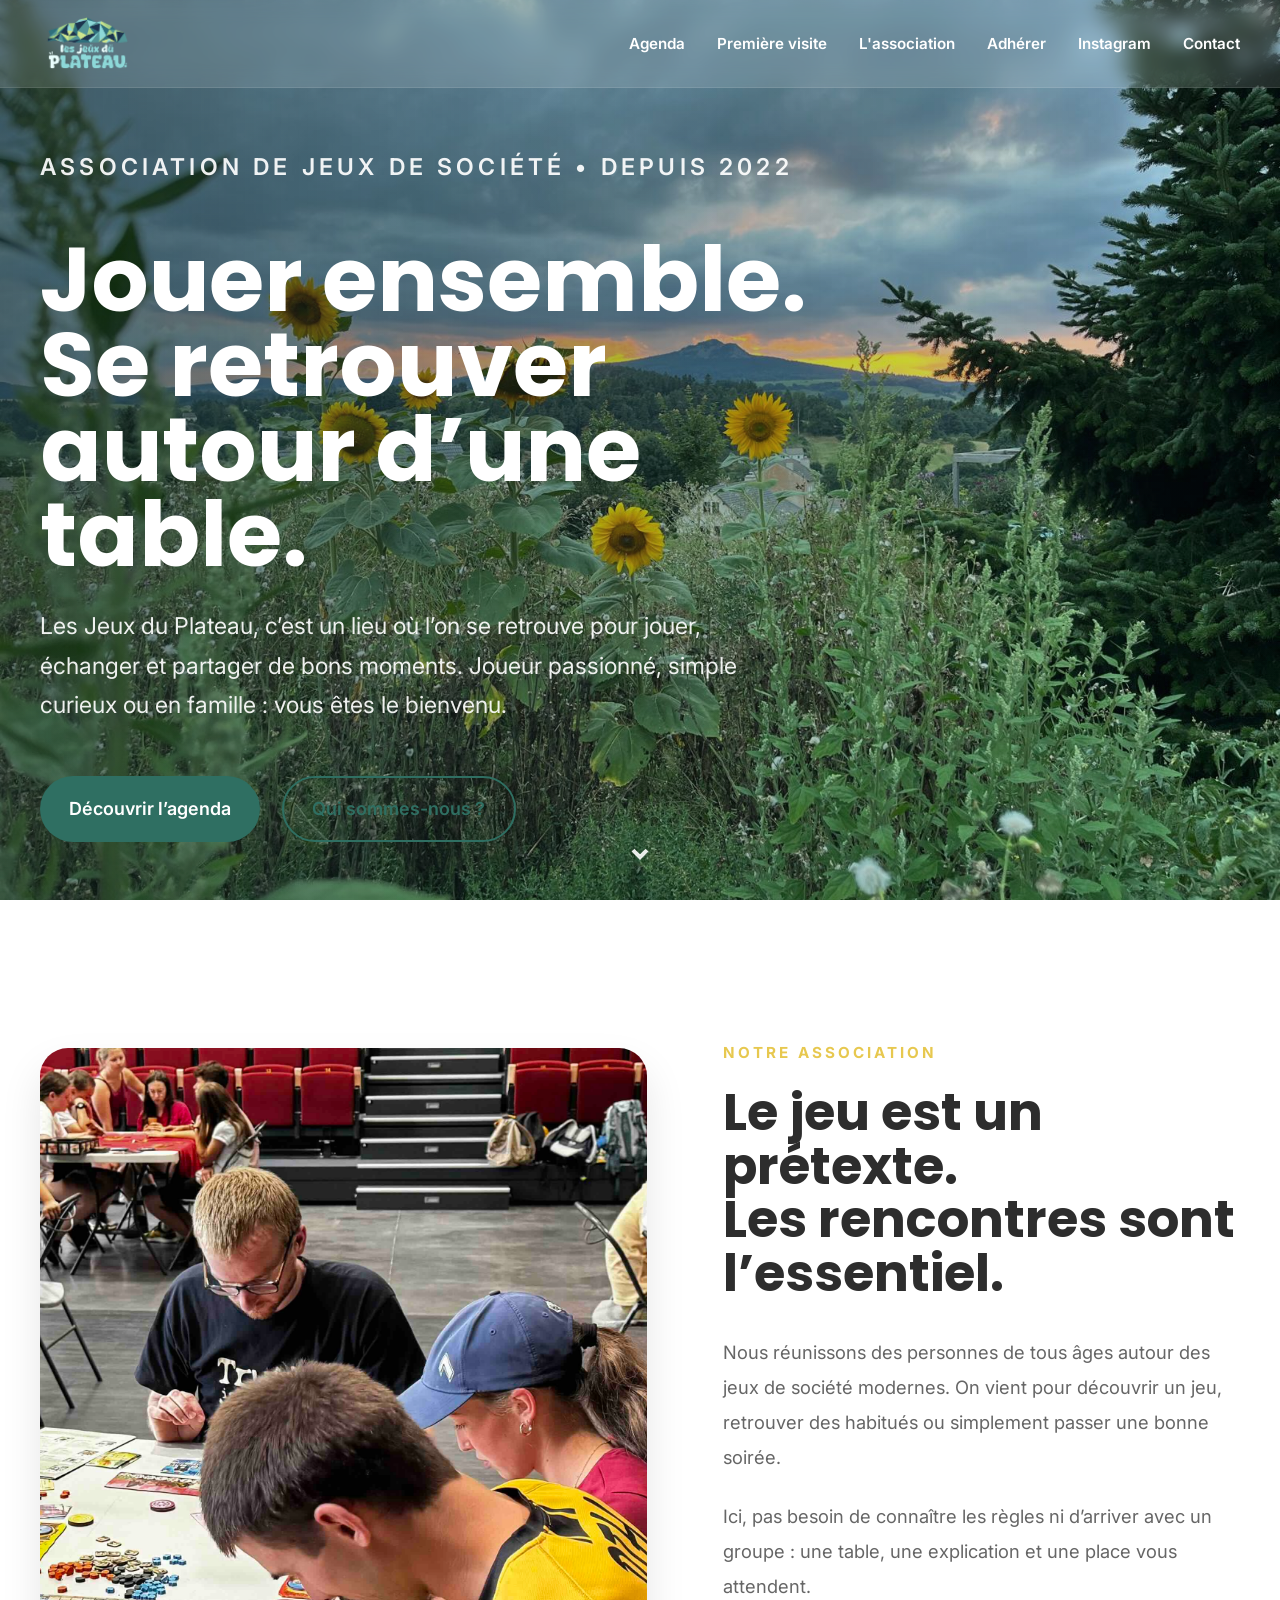
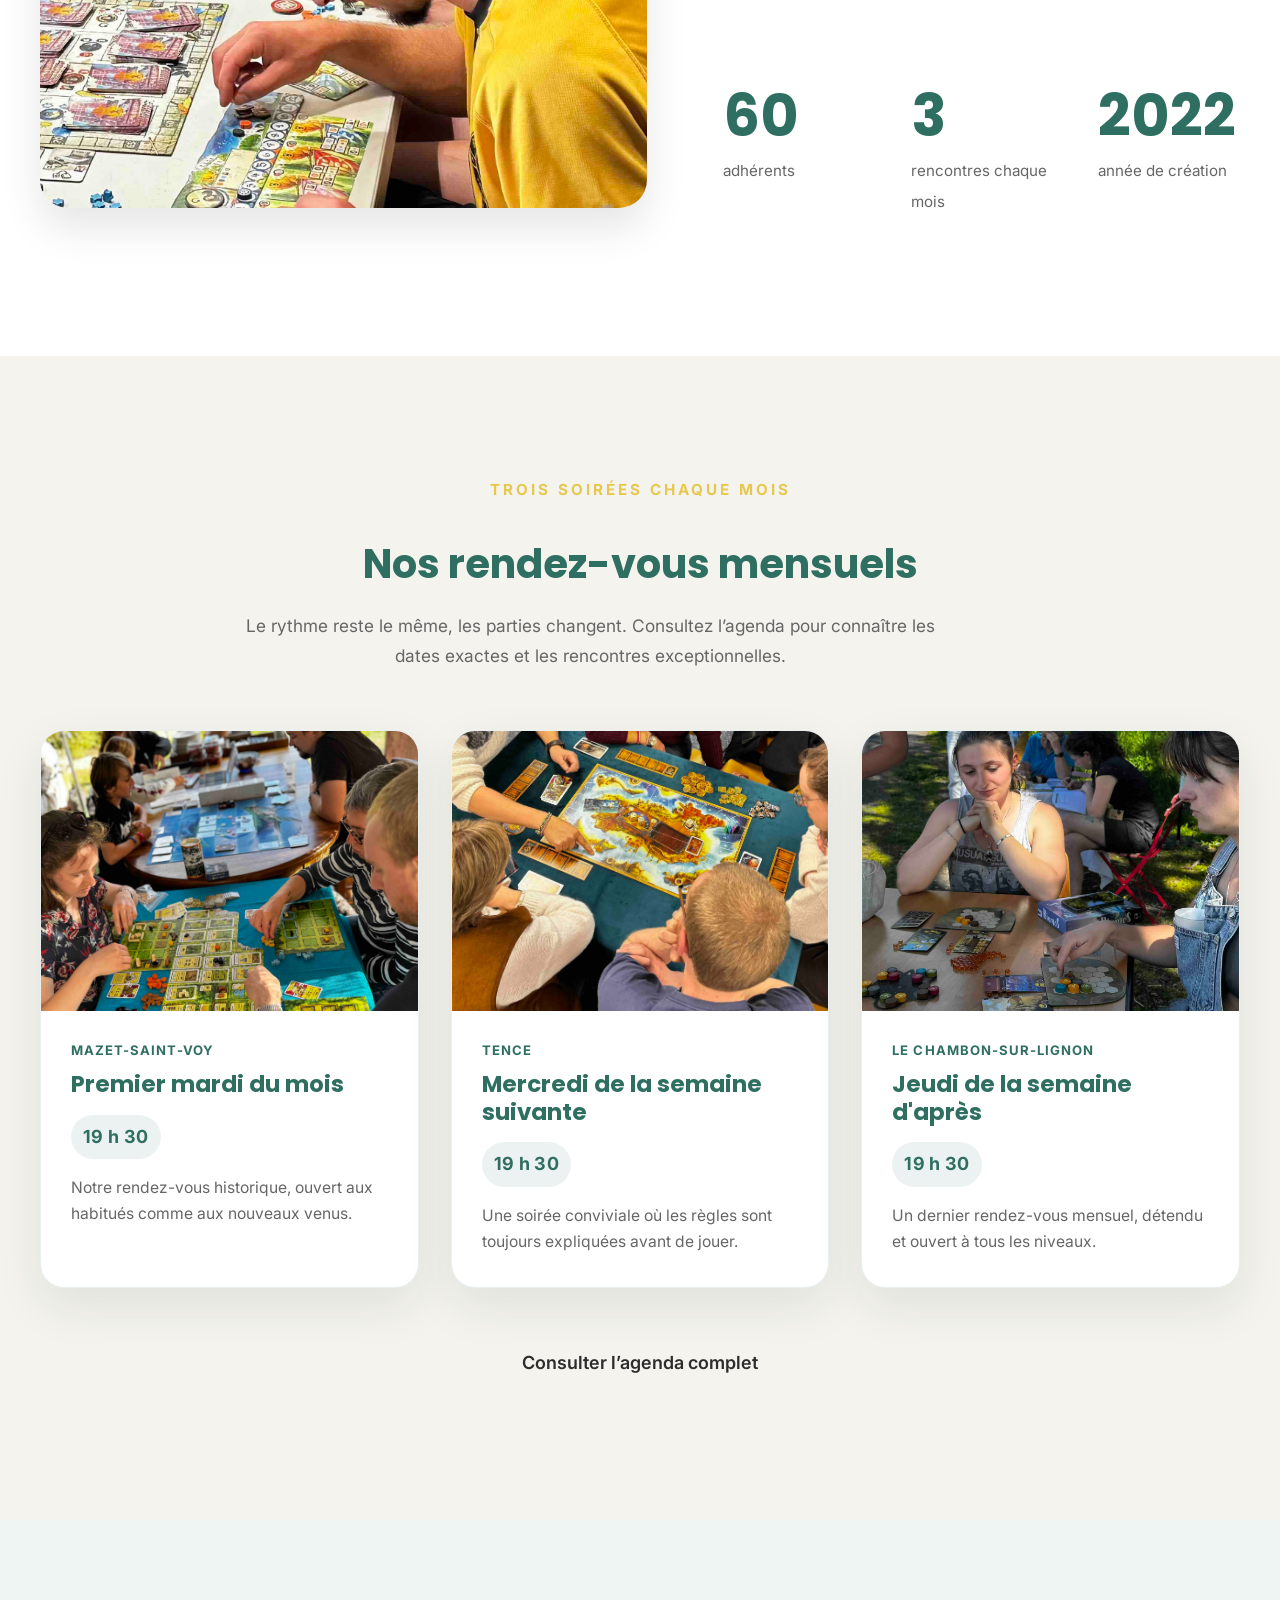
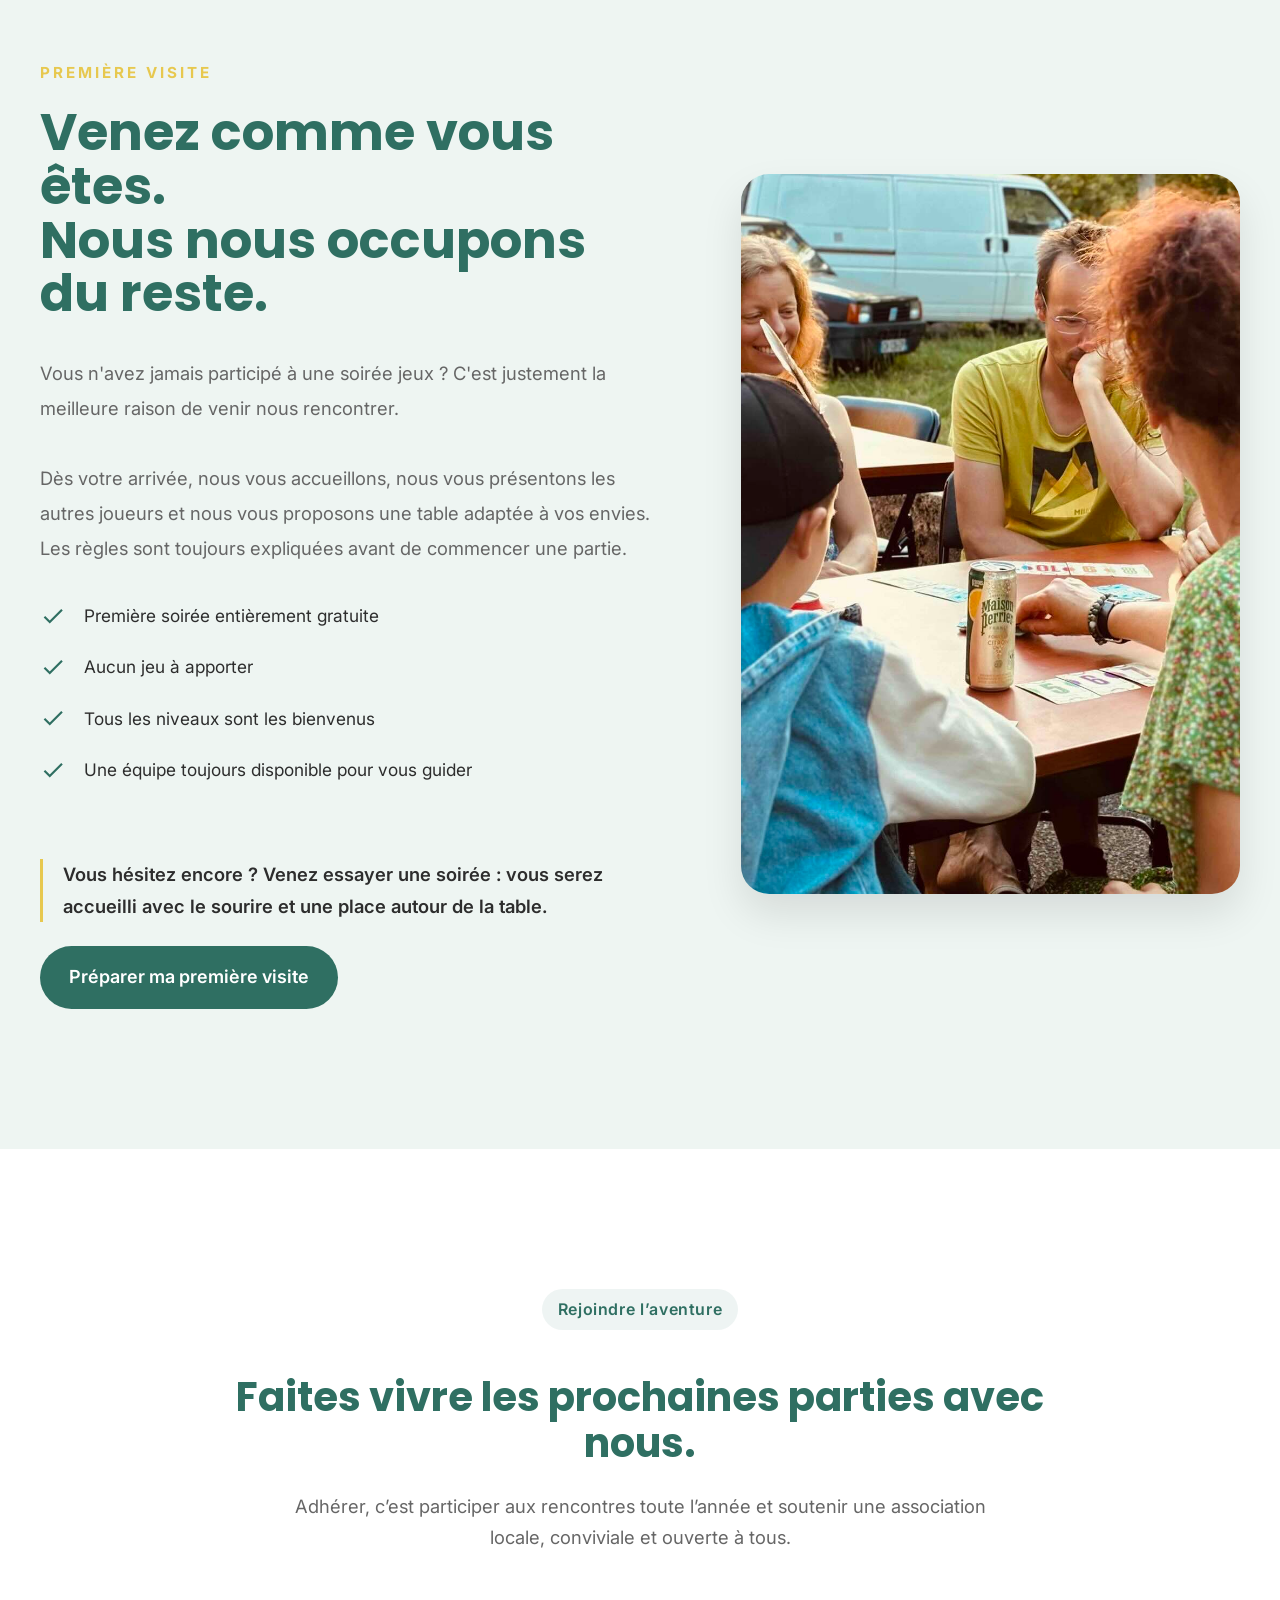
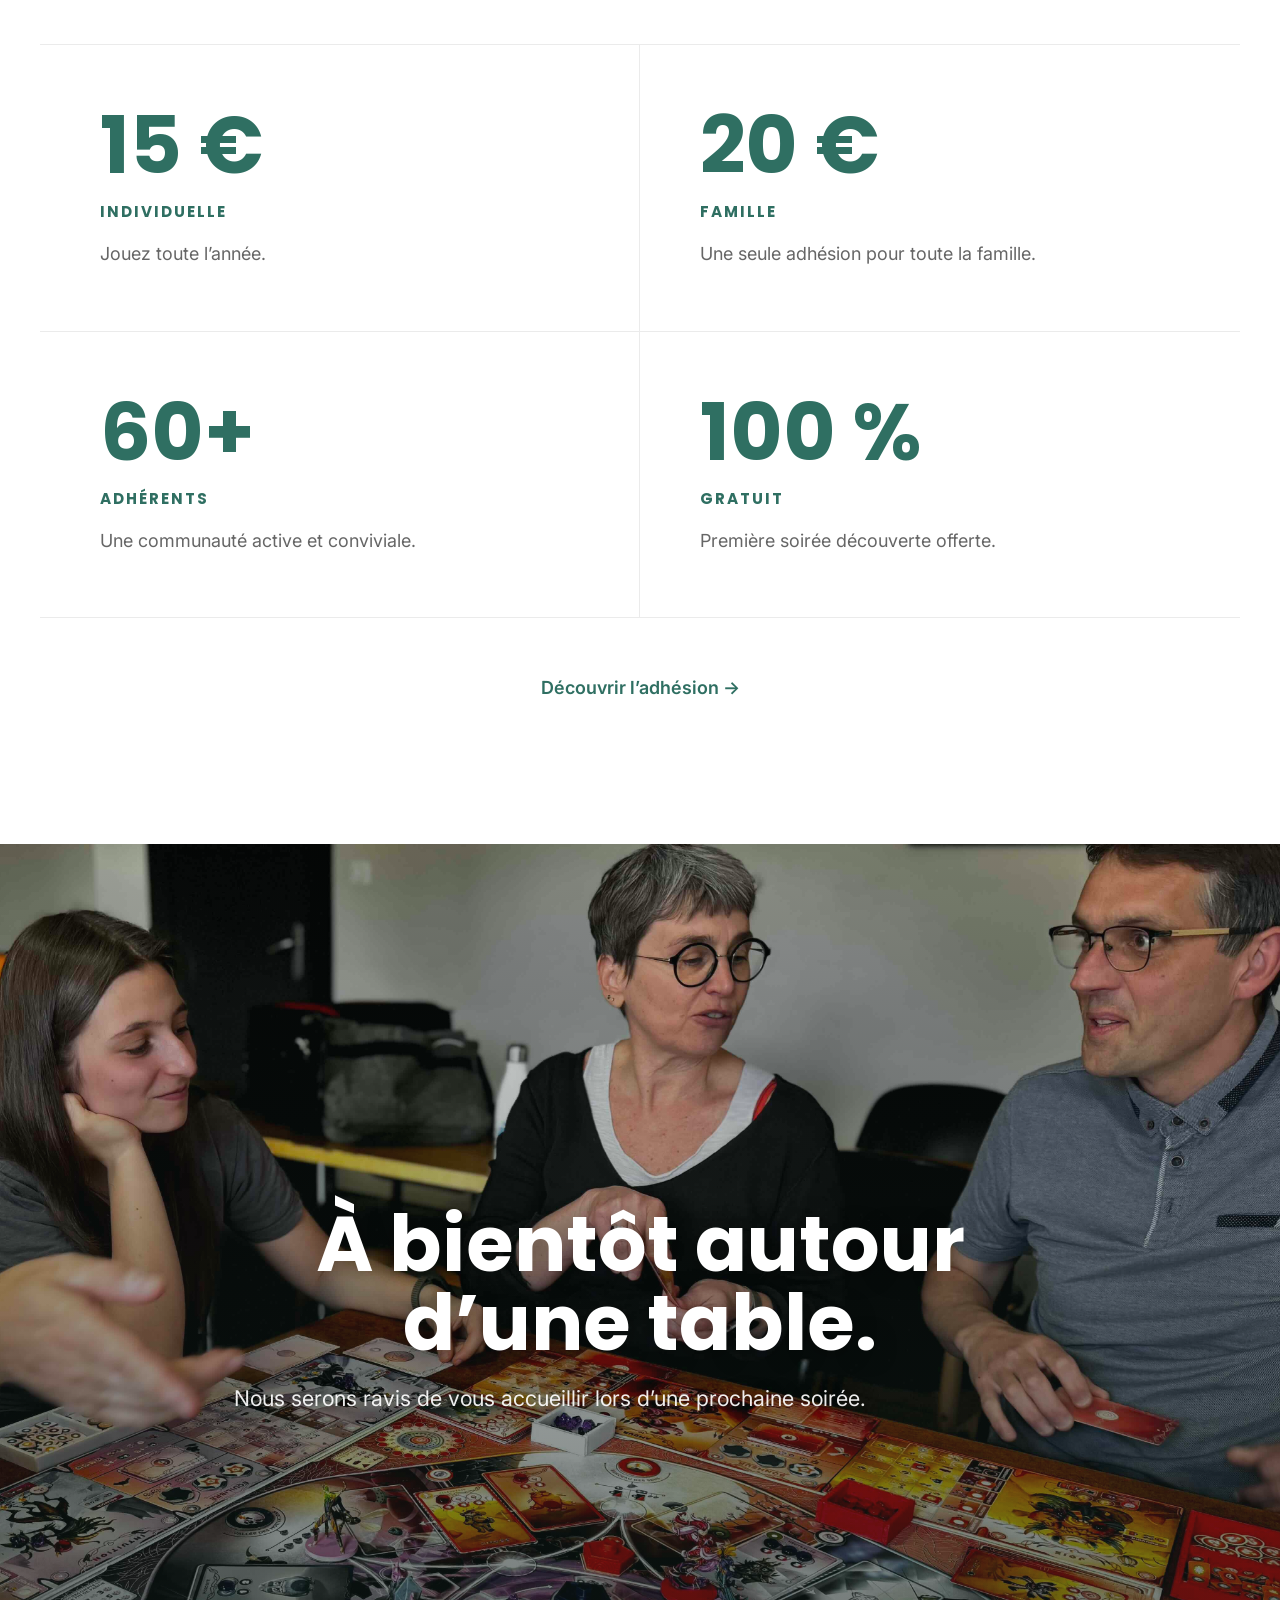
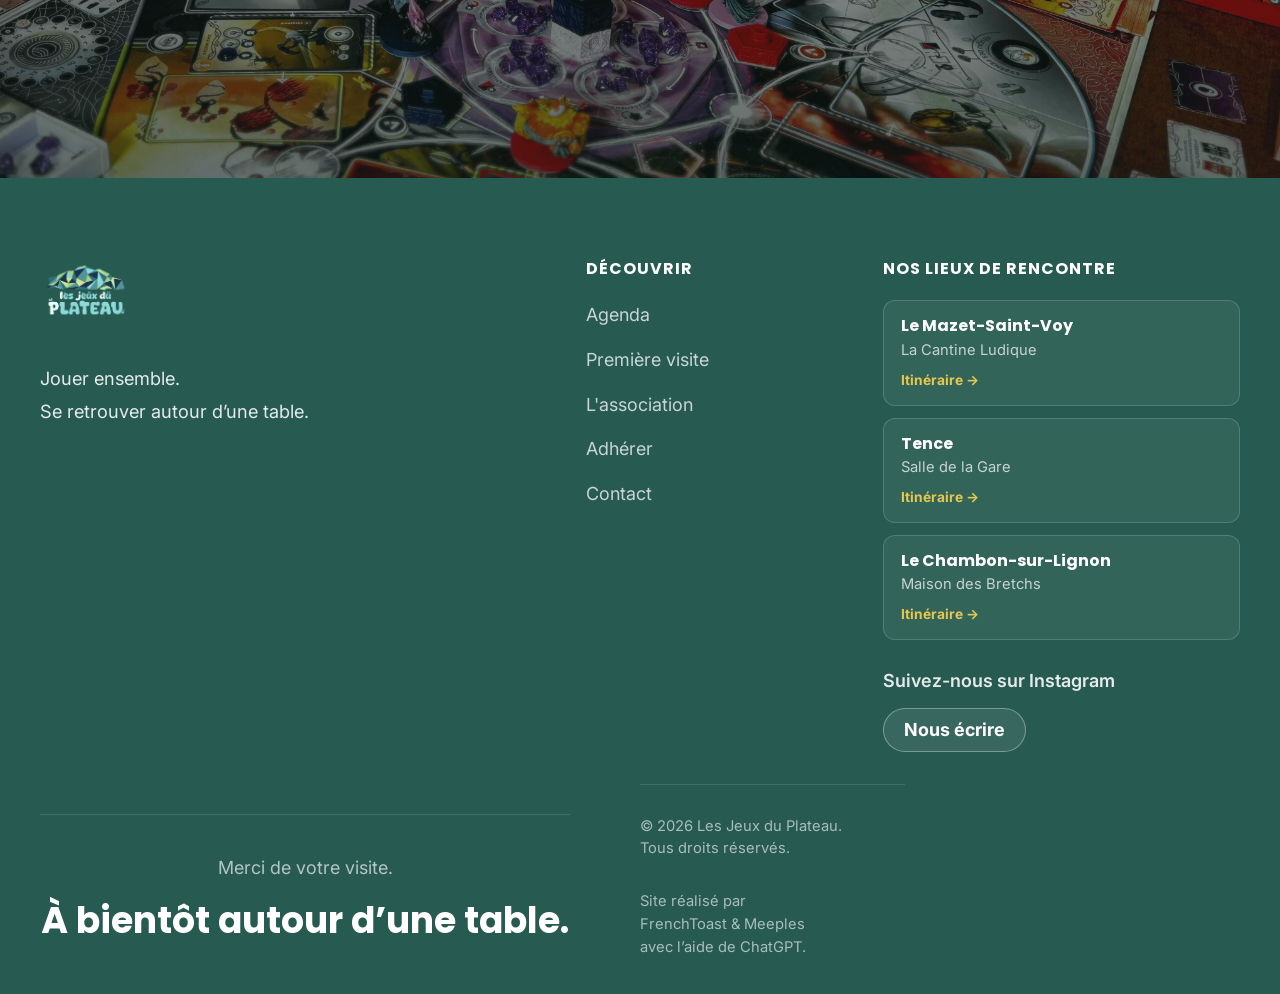
<file: index.html>
<!DOCTYPE html>

<html lang="fr">
<head>
<meta charset="utf-8"/>
<meta content="width=device-width, initial-scale=1" name="viewport"/>
<title>Les Jeux du Plateau | Association de jeux de société</title>
<meta content="Association de jeux de société au Mazet-Saint-Voy, à Tence et au Chambon-sur-Lignon. Découvrez nos rencontres et venez jouer : la première visite est offerte." name="description"/>
<meta content="Les Jeux du Plateau" name="author"/>
<meta content="#2F6F62" name="theme-color"/>
<!-- Open Graph -->
<meta content="Les Jeux du Plateau | Association de jeux de société" property="og:title"/>
<meta content="Association de jeux de société au Mazet-Saint-Voy, à Tence et au Chambon-sur-Lignon. Découvrez nos rencontres et venez jouer : la première visite est offerte." property="og:description"/>
<meta content="website" property="og:type"/>
<meta content="https://lesjeuxduplateau.fr/assets/images/hero/hero-tournesols.jpg" property="og:image"/>
<!-- Favicon -->
<link href="assets/logos/favicon.png" rel="icon" type="image/png"/>
<!-- Google Fonts -->
<link href="https://fonts.googleapis.com" rel="preconnect"/>
<link crossorigin="" href="https://fonts.gstatic.com" rel="preconnect"/>
<link href="https://fonts.googleapis.com/css2?family=Inter:wght@400;500;600;700&amp;family=Poppins:wght@500;600;700;800&amp;display=swap" rel="stylesheet"/>
<!-- CSS -->
<link href="assets/css/style.css?v=3.2.5" rel="stylesheet"/>
<meta content="index, follow, max-image-preview:large" name="robots"/><meta content="fr_FR" property="og:locale"/><meta content="Les Jeux du Plateau" property="og:site_name"/><meta content="https://lesjeuxduplateau.fr/" property="og:url"/><meta content="Les Jeux du Plateau — association de jeux de société" property="og:image:alt"/><meta content="summary_large_image" name="twitter:card"/><meta content="Les Jeux du Plateau | Association de jeux de société" name="twitter:title"/><meta content="Association de jeux de société au Mazet-Saint-Voy, à Tence et au Chambon-sur-Lignon. Découvrez nos rencontres et venez jouer : la première visite est offerte." name="twitter:description"/><meta content="https://lesjeuxduplateau.fr/assets/images/hero/hero-tournesols.jpg" name="twitter:image"/><link href="https://lesjeuxduplateau.fr/" rel="canonical"/><link href="site.webmanifest" rel="manifest"/><link href="assets/logos/apple-touch-icon.png" rel="apple-touch-icon" sizes="180x180"/><script type="application/ld+json">{
  "@context": "https://schema.org",
  "@type": "Organization",
  "name": "Les Jeux du Plateau",
  "url": "https://lesjeuxduplateau.fr/",
  "logo": "https://lesjeuxduplateau.fr/assets/logos/logo.png",
  "description": "Association de jeux de société au Mazet-Saint-Voy, à Tence et au Chambon-sur-Lignon. Découvrez nos rencontres et venez jouer : la première visite est offerte.",
  "email": "lesjeuxduplateau.hautlignon@gmail.com",
  "areaServed": [
    "Le Mazet-Saint-Voy",
    "Tence",
    "Le Chambon-sur-Lignon"
  ],
  "foundingDate": "2022"
}</script></head>
<body class="home-v11"><a class="skip-link" href="#contenu-principal">Aller au contenu principal</a>
<!-- ===================================================== -->
<!-- HEADER -->
<!-- ===================================================== -->
<header class="site-header" id="site-header">
<div class="container">
<a aria-label="Accueil" class="logo" href="index.html">
<img alt="Les Jeux du Plateau" src="assets/logos/logo.png"/>
</a>
<nav aria-label="Navigation principale" class="main-nav" id="main-nav">
<ul>
<li>
<a href="agenda.html">
                            Agenda
                        </a>
</li>
<li>
<a href="premiere-visite.html">
                            Première visite
                        </a>
</li>
<li>
<a href="association.html">
                            L'association
                        </a>
</li>
<li>
<a href="adherer.html">
                            Adhérer
                        </a>
</li>
<li>
<a href="https://www.instagram.com/les_jeux_du_plateau/" rel="noopener" target="_blank">
                            Instagram
                        </a>
</li>
<li>
<a href="contact.html">
                            Contact
                        </a>
</li>
</ul>
</nav>
<button aria-controls="main-nav" aria-expanded="false" aria-label="Ouvrir le menu" class="menu-toggle" id="menu-toggle" type="button">
<span></span>
<span></span>
<span></span>
</button>
</div>
</header>
<!-- ===================================================== -->
<!-- CONTENU PRINCIPAL -->
<!-- ===================================================== -->
<main id="contenu-principal">
<!-- ===================================================== -->
<!-- HERO -->
<!-- ===================================================== -->
<section class="hero">
<div class="hero-image">
<img alt="Soirée jeux de société des Jeux du Plateau" src="assets/images/hero/hero-tournesols.jpg"/>
</div>
<div class="hero-overlay"></div>
<div class="container">
<div class="hero-content">
<p class="hero-kicker">Association de jeux de société • Depuis 2022</p>
<h1>Jouer ensemble.<br/>Se retrouver autour d’une table.</h1>
<p>Les Jeux du Plateau, c’est un lieu où l’on se retrouve pour jouer, échanger et partager de bons moments. Joueur passionné, simple curieux ou en famille : vous êtes le bienvenu.</p>
<div class="hero-buttons">
<a class="button button--primary" href="agenda.html">Découvrir l’agenda</a>
<a class="button button--secondary" href="association.html">Qui sommes-nous ?</a>
</div>
</div>
</div>
<a aria-label="Descendre vers la section suivante" class="scroll-indicator" href="#intro">
<svg aria-hidden="true" viewbox="0 0 24 24">
<path d="M12 16.5l-7-7 1.4-1.4L12 13.7l5.6-5.6L19 9.5z"></path>
</svg>
</a>
</section>
<!-- ===================================================== -->
<!-- INTRO -->
<!-- ===================================================== -->
<section class="intro" id="intro">
<div class="container">
<div class="intro-image">
<img alt="Des joueurs autour d'une table lors d'une soirée des Jeux du Plateau" decoding="async" loading="lazy" src="assets/images/accueil/rencontre-01.jpeg"/>
</div>
<div class="intro-content">
<span class="intro-tag">Notre association</span>
<h2>Le jeu est un prétexte.<br/>Les rencontres sont l’essentiel.</h2>
<p>Nous réunissons des personnes de tous âges autour des jeux de société modernes. On vient pour découvrir un jeu, retrouver des habitués ou simplement passer une bonne soirée.</p>
<p>Ici, pas besoin de connaître les règles ni d’arriver avec un groupe : une table, une explication et une place vous attendent.</p>
<div class="intro-stats">
<div class="intro-stat">
<span class="intro-number">
                                60
                            </span>
<span class="intro-label">
                                adhérents
                            </span>
</div>
<div class="intro-stat">
<span class="intro-number">
                                3
                            </span>
<span class="intro-label">
                                rencontres chaque mois
                            </span>
</div>
<div class="intro-stat">
<span class="intro-number">
                                2022
                            </span>
<span class="intro-label">
                                année de création
                            </span>
</div>
</div>
</div>
</div>
</section>
<!-- ===================================================== -->
<!-- PROCHAINES RENCONTRES -->
<!-- ===================================================== -->
<section class="next-events" id="events">
<div class="container">
<div class="next-events-header">
<p class="intro-tag">Trois soirées chaque mois</p>
<h2>Nos rendez-vous mensuels</h2>
<p>Le rythme reste le même, les parties changent. Consultez l’agenda pour connaître les dates exactes et les rencontres exceptionnelles.</p>
</div>
<div class="events-grid venues-grid">
<article class="event-card venue-card">
<div class="event-image">
<img alt="Joueurs réunis autour d'une table au Mazet-Saint-Voy" decoding="async" loading="lazy" src="assets/images/accueil/rencontre-02.jpeg"/>
</div>
<div class="event-content">
<p class="event-location">Mazet-Saint-Voy</p>
<h3 class="event-title">Premier mardi du mois</h3>
<p class="event-time">19 h 30</p>
<p class="venue-description">Notre rendez-vous historique, ouvert aux habitués comme aux nouveaux venus.</p>
</div>
</article>
<article class="event-card venue-card">
<div class="event-image">
<img alt="Une règle de jeu expliquée à des participants" decoding="async" loading="lazy" src="assets/images/accueil/explications.jpeg"/>
</div>
<div class="event-content">
<p class="event-location">Tence</p>
<h3 class="event-title">Mercredi de la semaine suivante</h3>
<p class="event-time">19 h 30</p>
<p class="venue-description">Une soirée conviviale où les règles sont toujours expliquées avant de jouer.</p>
</div>
</article>
<article class="event-card venue-card">
<div class="event-image">
<img alt="Ambiance chaleureuse lors d'une rencontre des Jeux du Plateau" decoding="async" loading="lazy" src="assets/images/accueil/bruni.jpeg"/>
</div>
<div class="event-content">
<p class="event-location">Le Chambon-sur-Lignon</p>
<h3 class="event-title">Jeudi de la semaine d'après</h3>
<p class="event-time">19 h 30</p>
<p class="venue-description">Un dernier rendez-vous mensuel, détendu et ouvert à tous les niveaux.</p>
</div>
</article>
</div>

<div class="events-footer">
<a class="button button--outline" href="agenda.html">Consulter l’agenda complet</a>
</div>
</div>
</section>
<!-- ===================================================== -->
<!-- PREMIÈRE VISITE -->
<!-- ===================================================== -->
<section class="first-visit" id="first-visit">
<div class="container">
<div class="first-visit-content">
<span class="first-visit-tag">
                        Première visite
                    </span>
<h2>
                        Venez comme vous êtes.<br/>
                        Nous nous occupons du reste.
                    </h2>
<p>

                        Vous n'avez jamais participé à une soirée jeux ?
                        C'est justement la meilleure raison de venir nous
                        rencontrer.

                    </p>
<p>

                        Dès votre arrivée, nous vous accueillons, nous vous
                        présentons les autres joueurs et nous vous proposons
                        une table adaptée à vos envies. Les règles sont toujours
                        expliquées avant de commencer une partie.

                    </p>
<div class="first-visit-list">
<div class="first-visit-item">
<svg fill="currentColor" viewbox="0 0 24 24">
<path d="M9 16.2 4.8 12l-1.4 1.4L9 19 21 7l-1.4-1.4z"></path>
</svg>
<span>
                                Première soirée entièrement gratuite
                            </span>
</div>
<div class="first-visit-item">
<svg fill="currentColor" viewbox="0 0 24 24">
<path d="M9 16.2 4.8 12l-1.4 1.4L9 19 21 7l-1.4-1.4z"></path>
</svg>
<span>
                                Aucun jeu à apporter
                            </span>
</div>
<div class="first-visit-item">
<svg fill="currentColor" viewbox="0 0 24 24">
<path d="M9 16.2 4.8 12l-1.4 1.4L9 19 21 7l-1.4-1.4z"></path>
</svg>
<span>
                                Tous les niveaux sont les bienvenus
                            </span>
</div>
<div class="first-visit-item">
<svg fill="currentColor" viewbox="0 0 24 24">
<path d="M9 16.2 4.8 12l-1.4 1.4L9 19 21 7l-1.4-1.4z"></path>
</svg>
<span>
                                Une équipe toujours disponible pour vous guider
                            </span>
</div>
</div>
<p class="first-visit-promise">Vous hésitez encore ? Venez essayer une soirée : vous serez accueilli avec le sourire et une place autour de la table.</p><a class="button button--primary" href="premiere-visite.html">Préparer ma première visite</a>
</div>
<div class="first-visit-image">
<img alt="Accueil de nouveaux joueurs lors d'une soirée des Jeux du Plateau" decoding="async" loading="lazy" src="assets/images/accueil/ambiance.jpeg"/>
</div>
</div>
</section>
<!-- ===================================================== -->
<!-- REJOINDRE L'ASSOCIATION -->
<!-- ===================================================== -->
<section class="membership" id="membership">
<div class="container">
<div class="membership-header">
<span class="section-tag">Rejoindre l’aventure</span>
<h2>Faites vivre les prochaines parties avec nous.</h2>
<p>Adhérer, c’est participer aux rencontres toute l’année et soutenir une association locale, conviviale et ouverte à tous.</p>
</div>
<div class="membership-stats">
<article class="stat">
<span class="stat-number">
            15 €
        </span>
<h3>
            Individuelle
        </h3>
<p>
            Jouez toute l’année.
        </p>
</article>
<article class="stat">
<span class="stat-number">
            20 €
        </span>
<h3>
            Famille
        </h3>
<p>
            Une seule adhésion pour toute la famille.
        </p>
</article>
<article class="stat">
<span class="stat-number">
            60+
        </span>
<h3>
            Adhérents
        </h3>
<p>
            Une communauté active et conviviale.
        </p>
</article>
<article class="stat">
<span class="stat-number">
        100 %
    </span>
<h3>
        Gratuit
    </h3>
<p>
        Première soirée découverte offerte.
    </p>
</article>
</div>
<div class="membership-footer">
<a class="membership-link" href="adherer.html">Découvrir l’adhésion →</a>
</div>
</div>
</section>
<!-- ===================================================== -->
<!-- PARTENAIRES -->
<!-- ===================================================== -->
<!--
        <section id="partners" class="partners">

            <div class="container">

                <div class="partners-header">

                    <span class="partners-tag">
    Nos partenaires
</span>

                    <h2>
Ils font vivre le jeu sur le Plateau.
</h2>

                    <p>

                        Grâce à leur confiance, notre association peut organiser
des rencontres conviviales, développer de nouveaux projets
et faire découvrir les jeux de société au plus grand nombre.

                    </p>

                </div>

                <div class="partners-grid">

                    <a
                        class="partner"
                        href="https://www.ludum.fr"
                        target="_blank"
                        rel="noopener">

                        <img
                            src="assets/logos/ludum.svg"
                            alt="Ludum">

                    </a>

                    <a
                        class="partner"
                        href="https://www.ot-hautlignon.com"
                        target="_blank"
                        rel="noopener">

                        <img
                            src="assets/logos/office-tourisme.jpg"
                            alt="Office du Tourisme">

                    </a>

                    <a
                        class="partner"
                        href="https://mazet-st-voy.com"
                        target="_blank"
                        rel="noopener">

                        <img
                            src="assets/logos/mazet.jpg"
                            alt="Mazet-Saint-Voy">

                    </a>

                    <a
                        class="partner"
                        href="https://ville-lechambonsurlignon.fr"
                        target="_blank"
                        rel="noopener">

                        <img
                            src="assets/logos/chambon.jpg"
                            alt="Le Chambon-sur-Lignon">

                    </a>

                    <a
                        class="partner"
                        href="https://www.cc-hautlignon.fr"
                        target="_blank"
                        rel="noopener">

                        <img
                            src="assets/logos/haut-lignon.jpg"
                            alt="Communauté de communes">

                    </a>

                </div>

            </div>

        </section>
        -->
<!-- ===================================================== -->
<!-- PHOTO DE CONCLUSION -->
<!-- ===================================================== -->
<section aria-label="Conclusion de la page d’accueil" class="closing-photo">
<img alt="Des joueurs réunis autour d'une table" decoding="async" loading="lazy" src="assets/images/accueil/jusoda.jpeg"/>
<div class="closing-overlay">
<div class="closing-content">
<h2>À bientôt autour d’une table.</h2>
<p>Nous serons ravis de vous accueillir lors d’une prochaine soirée.</p>
</div>
</div>
</section>
</main>
<!-- ===================================================== -->
<!-- FOOTER -->
<!-- ===================================================== -->
<footer class="site-footer">
<div class="container">
<div>
<img alt="Les Jeux du Plateau" class="footer-logo" src="assets/logos/logo.png"/>
<p class="footer-description"><span>Jouer ensemble.</span><span>Se retrouver autour d’une table.</span></p>
</div>
<div>
<h3 class="footer-title">Découvrir</h3>
<div class="footer-links">
<a href="agenda.html">Agenda</a>
<a href="premiere-visite.html">Première visite</a>
<a href="association.html">L'association</a>
<a href="adherer.html">Adhérer</a>
<a href="contact.html">Contact</a>
</div>
</div>
<div>
<h3 class="footer-title">Nos lieux de rencontre</h3>
<nav aria-label="Lieux de rencontre" class="footer-places">
<a class="footer-place-card" href="https://maps.app.goo.gl/YKNPKn2xqPfiSt6W6" rel="noopener noreferrer" target="_blank">
<span class="footer-place-town">Le Mazet-Saint-Voy</span>
<span class="footer-place-name">La Cantine Ludique</span>
<span class="footer-place-route">Itinéraire →</span>
</a>
<a class="footer-place-card" href="https://maps.app.goo.gl/s3kVE6ohUTHFUYtC7" rel="noopener noreferrer" target="_blank">
<span class="footer-place-town">Tence</span>
<span class="footer-place-name">Salle de la Gare</span>
<span class="footer-place-route">Itinéraire →</span>
</a>
<a class="footer-place-card" href="https://maps.app.goo.gl/FhpurnJ7eCHuLyDV6" rel="noopener noreferrer" target="_blank">
<span class="footer-place-town">Le Chambon-sur-Lignon</span>
<span class="footer-place-name">Maison des Bretchs</span>
<span class="footer-place-route">Itinéraire →</span>
</a>
</nav>
<div class="footer-actions">
<a class="footer-instagram-link" href="https://www.instagram.com/les_jeux_du_plateau/" rel="noopener noreferrer" target="_blank">Suivez-nous sur Instagram</a>
<a class="footer-contact-button" href="contact.html">Nous écrire</a>
</div>
</div>
</div>
<div class="container">
<div class="footer-signoff"><p>Merci de votre visite.</p><p class="footer-signoff-title">À bientôt autour d’une table.</p></div><div class="footer-bottom">
<p class="footer-copyright"><span>© 2026 Les Jeux du Plateau.</span><span>Tous droits réservés.</span></p>
<p class="footer-credit"><span>Site réalisé par</span><span class="footer-credit-name">FrenchToast &amp; Meeples</span><span>avec l’aide de ChatGPT.</span></p>
</div>
</div>
</footer>
<script defer="" src="assets/js/main.js"></script>
</body>
</html>
</file>
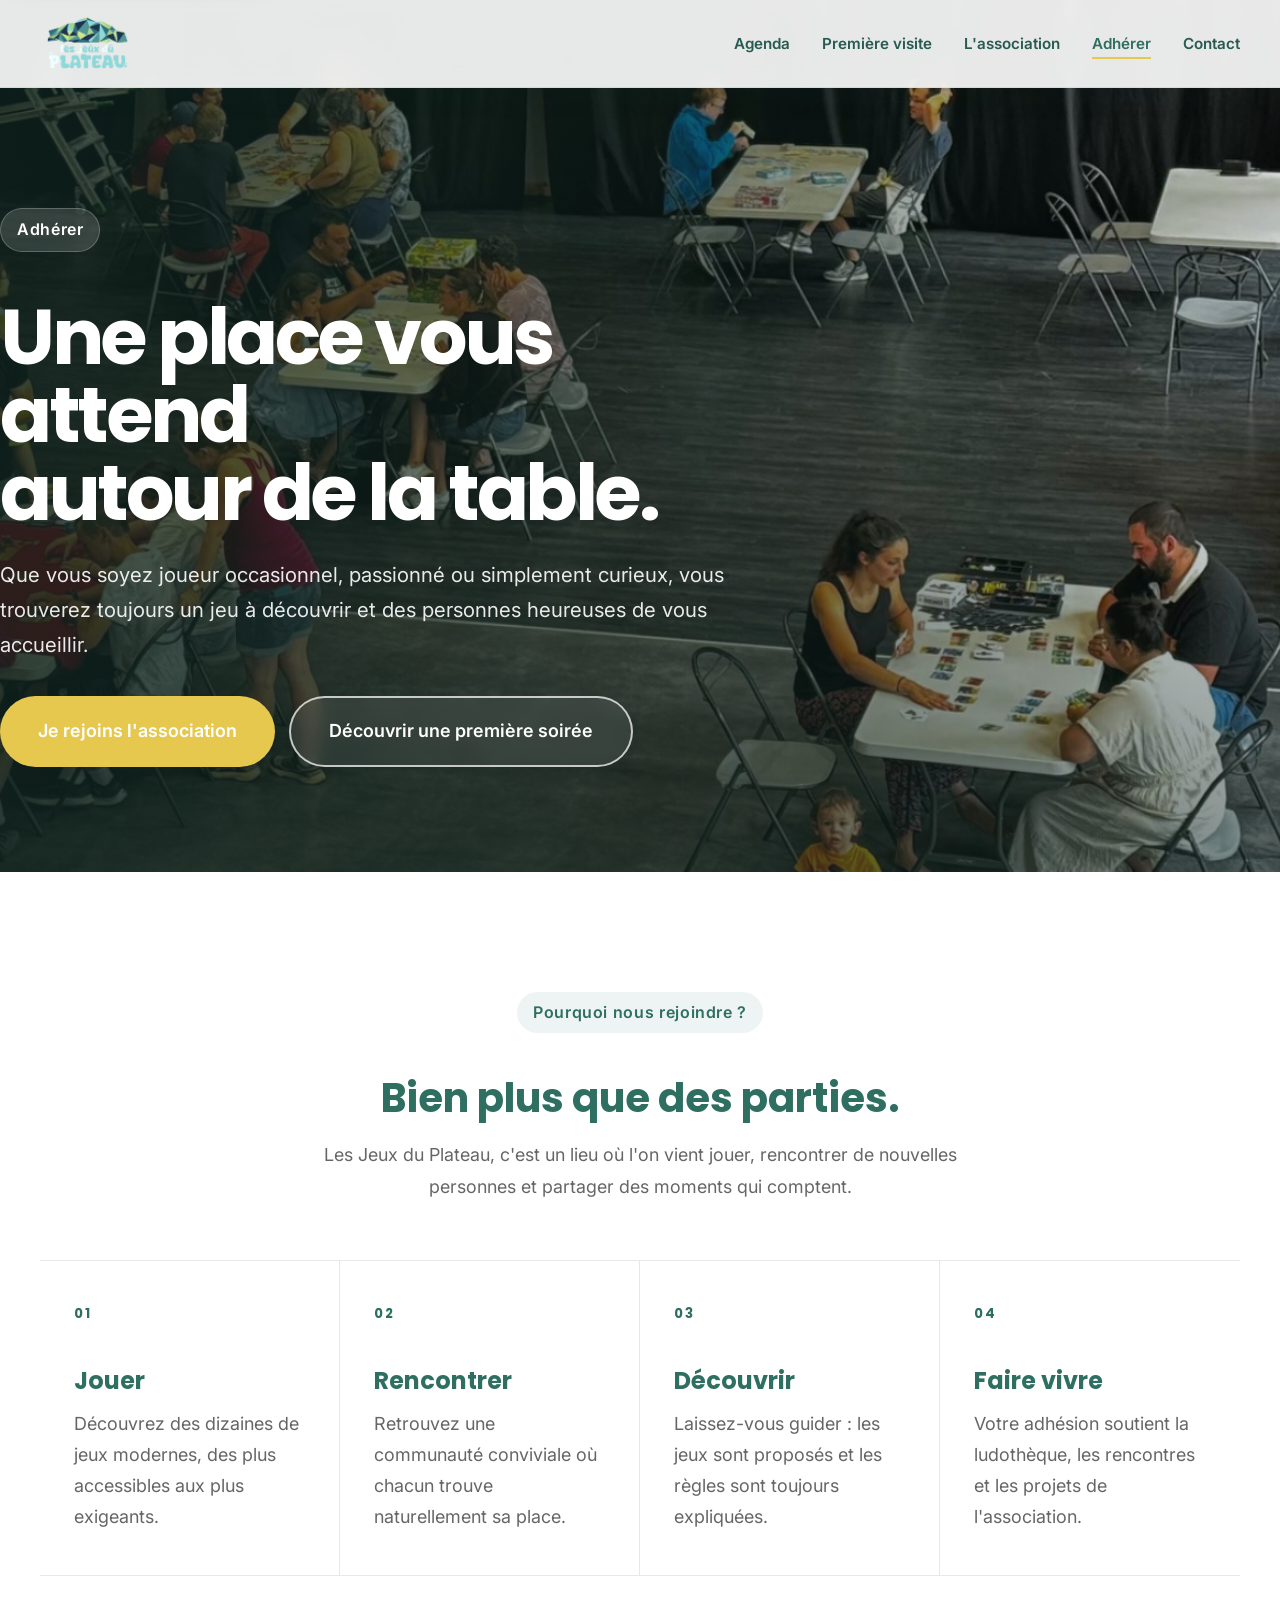
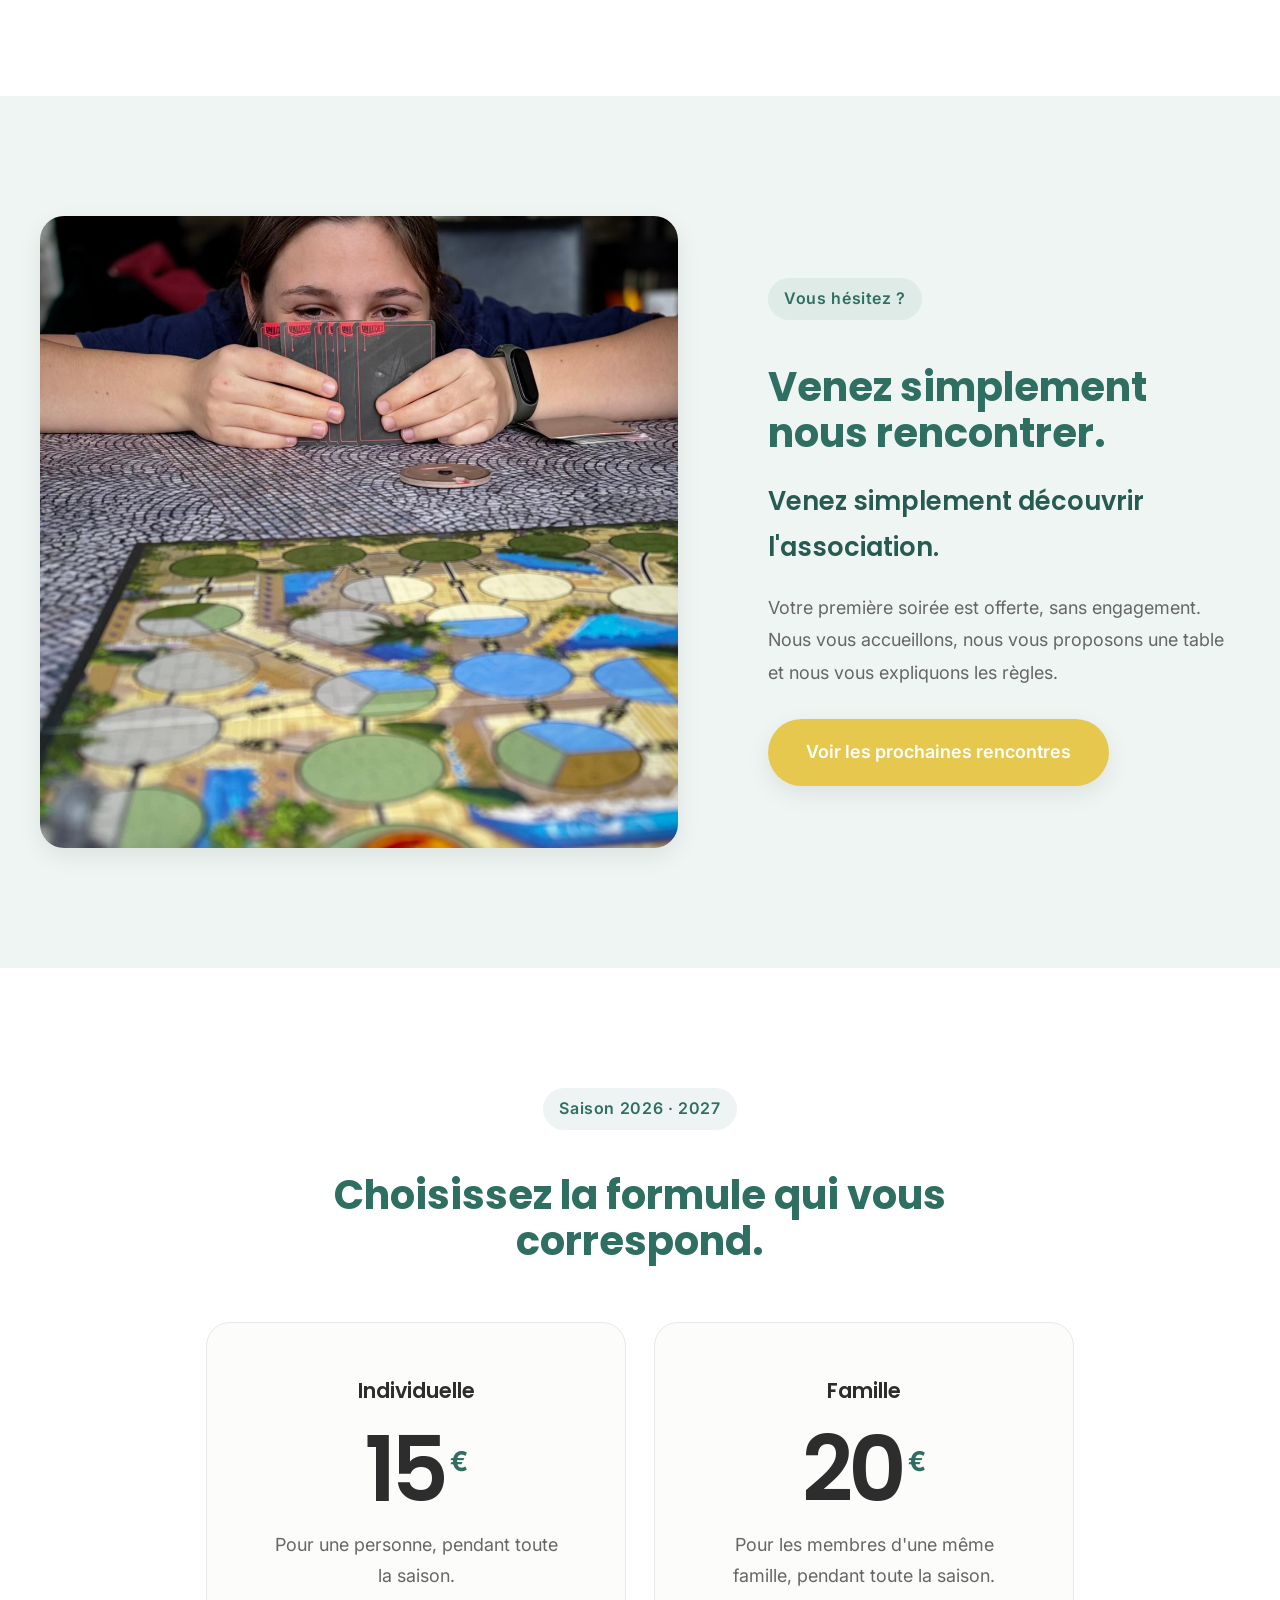
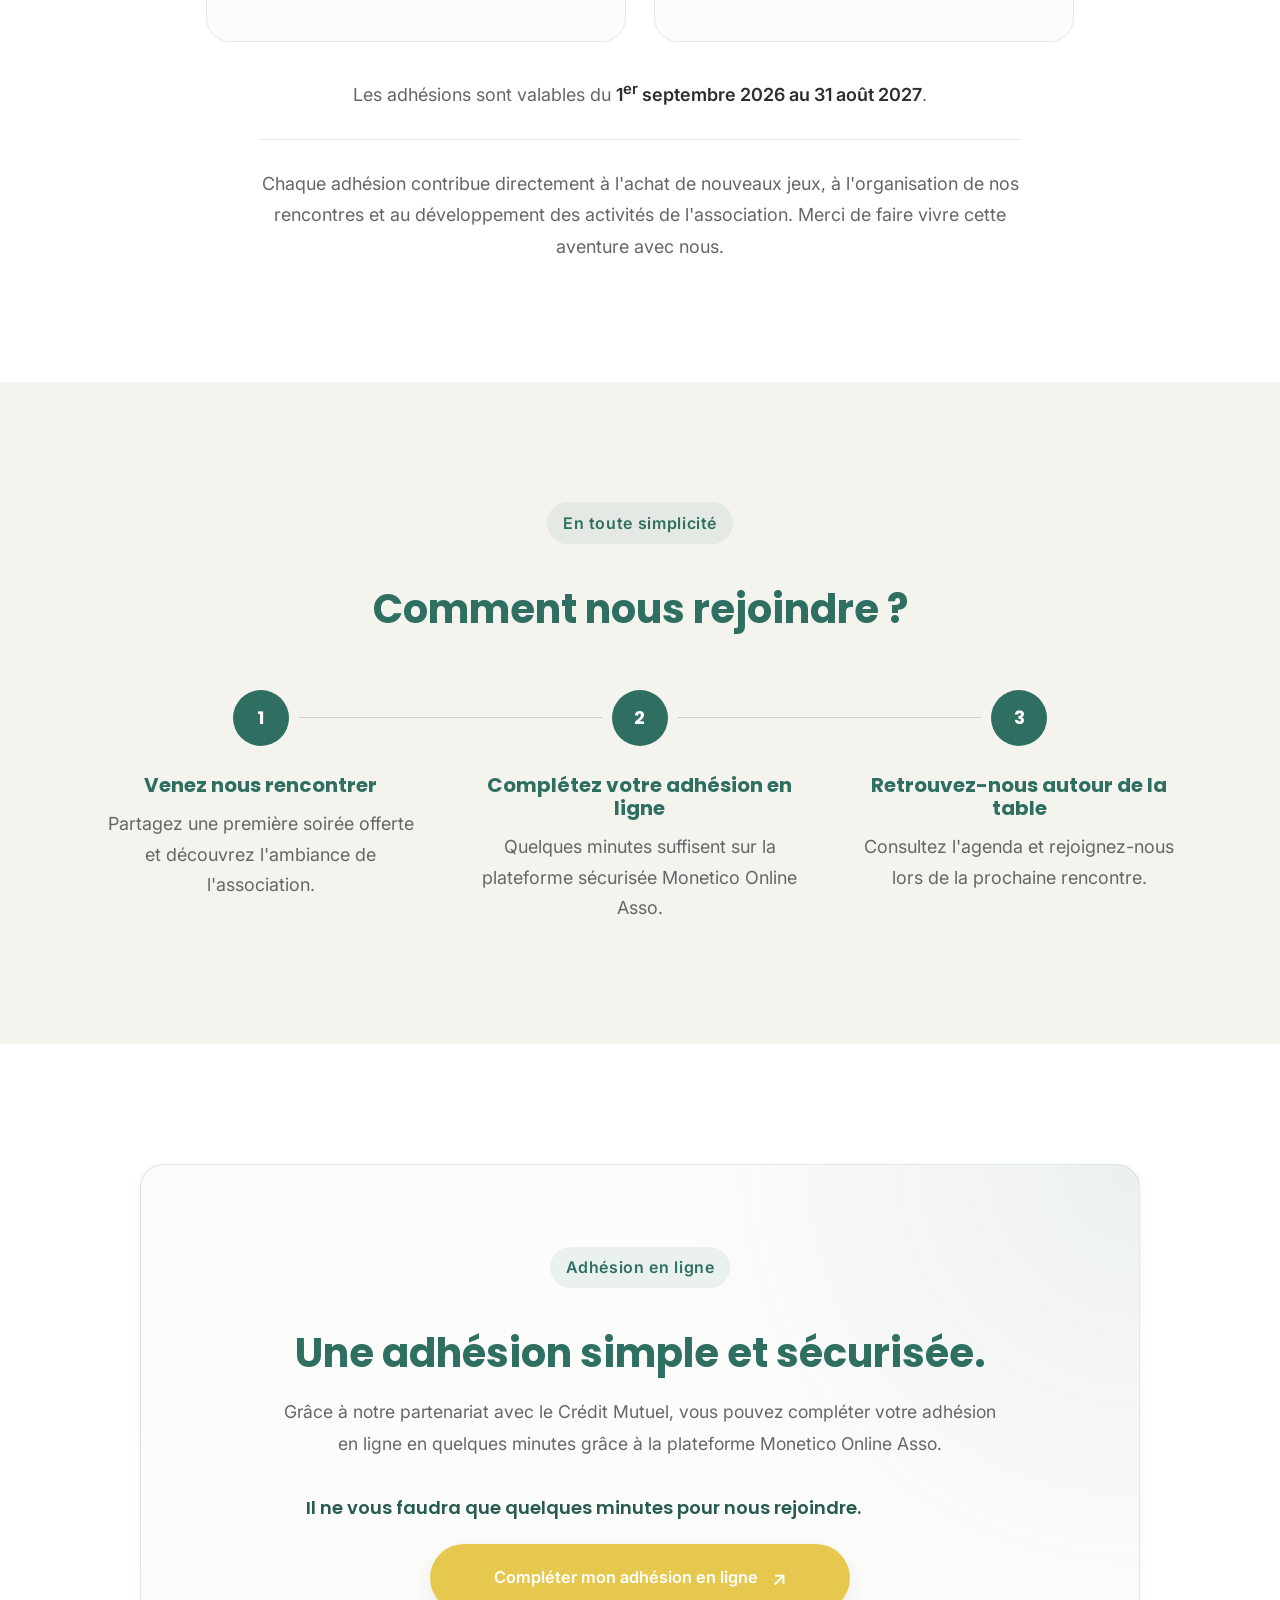
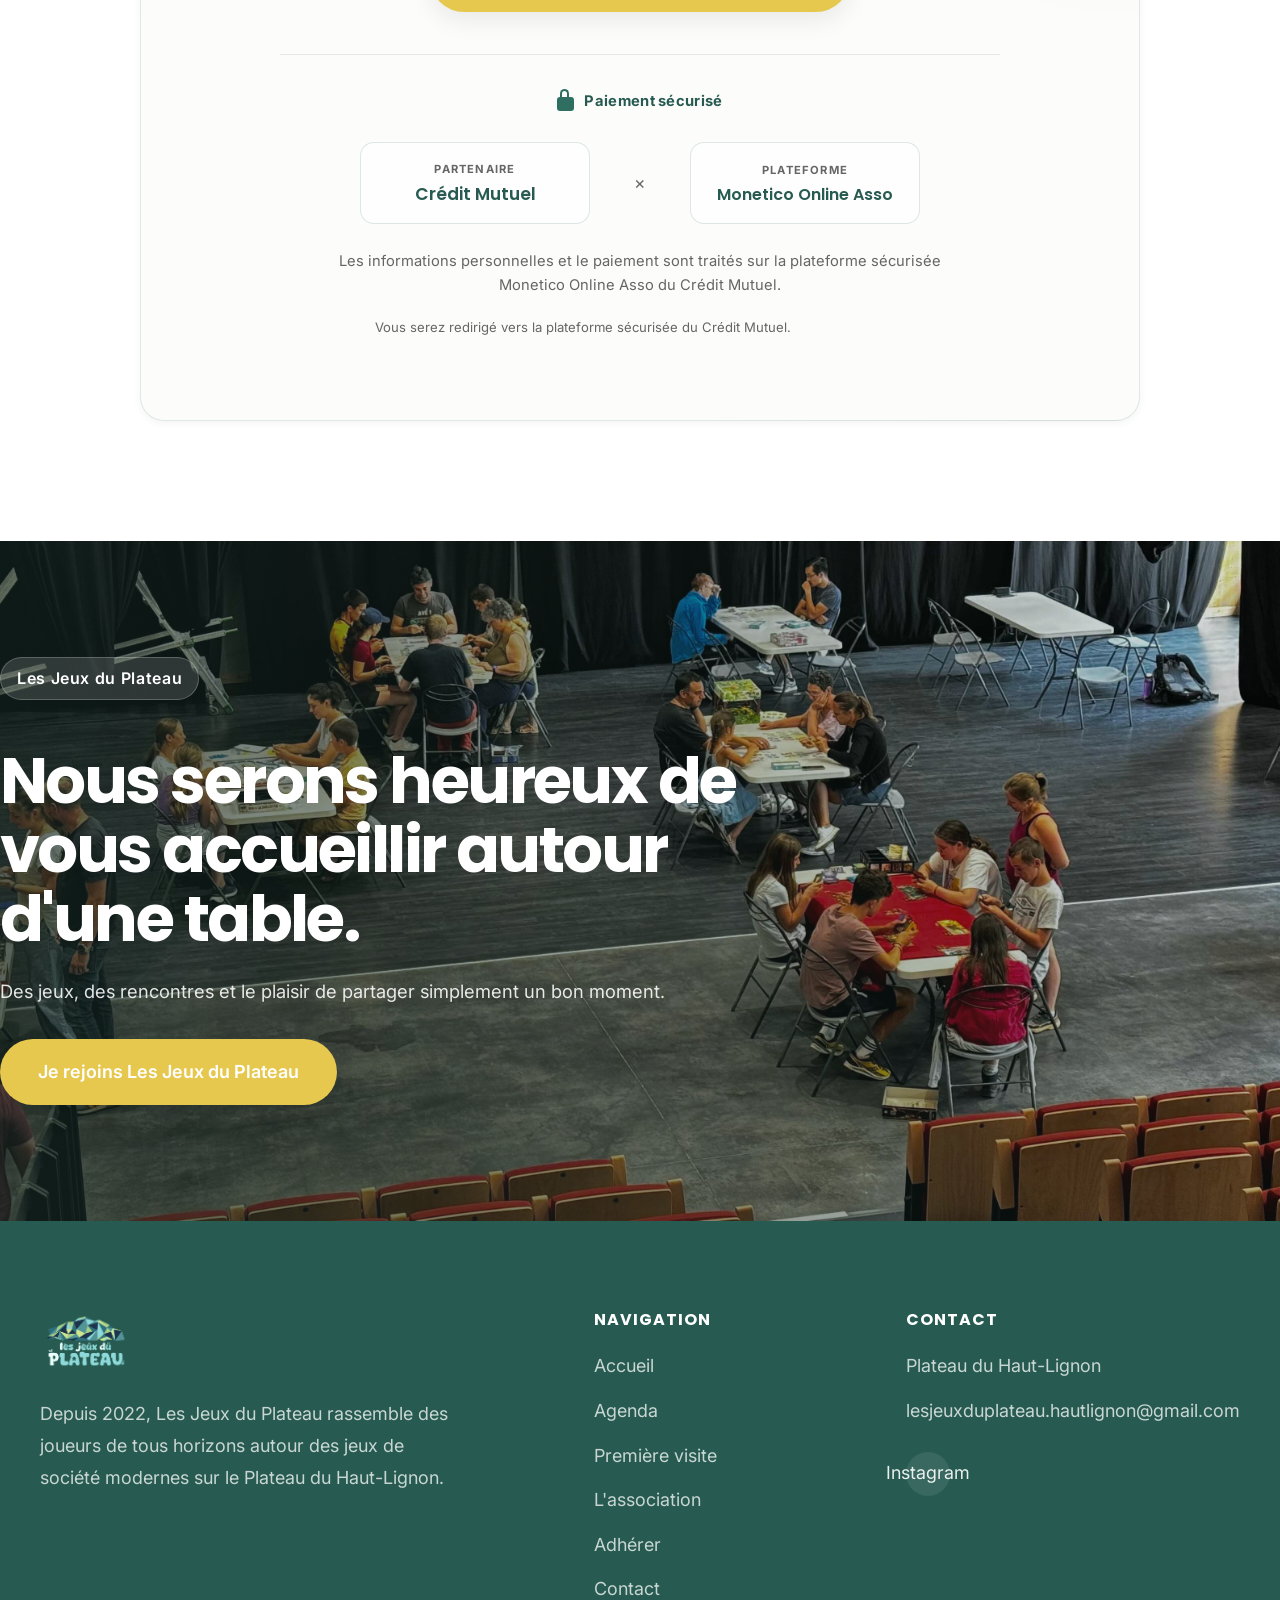
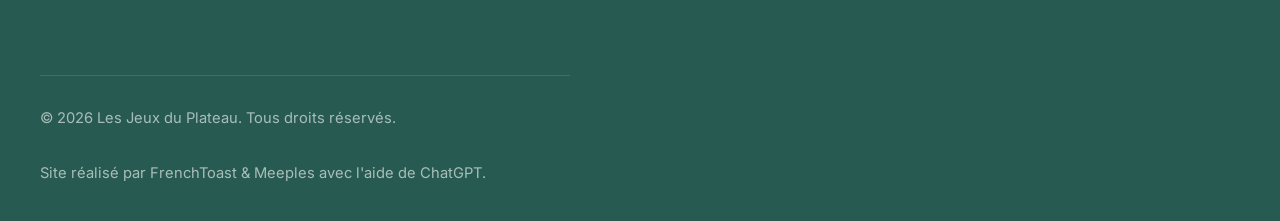
<file: adherer.html>
<!DOCTYPE html>
<html lang="fr">

<head>
    <meta charset="utf-8">
    <meta name="viewport" content="width=device-width, initial-scale=1">

    <title>Adhérer | Les Jeux du Plateau</title>

    <meta name="description"
          content="Rejoignez Les Jeux du Plateau : une première soirée offerte, des rencontres conviviales et une adhésion en ligne simple et sécurisée.">

    <meta name="author" content="Les Jeux du Plateau">
    <meta name="theme-color" content="#2F6F62">
    <meta name="robots" content="index, follow, max-image-preview:large">

    <meta property="og:locale" content="fr_FR">
    <meta property="og:site_name" content="Les Jeux du Plateau">
    <meta property="og:title" content="Adhérer | Les Jeux du Plateau">
    <meta property="og:description"
          content="Une place vous attend autour de la table. Découvrez comment rejoindre Les Jeux du Plateau.">
    <meta property="og:type" content="website">
    <meta property="og:url" content="https://lesjeuxduplateau.fr/adherer.html">
    <meta property="og:image"
          content="https://lesjeuxduplateau.fr/assets/images/adherer/hero-adherer.jpg">
    <meta property="og:image:alt"
          content="Une rencontre des Jeux du Plateau autour de plusieurs tables de jeux">

    <meta name="twitter:card" content="summary_large_image">
    <meta name="twitter:title" content="Adhérer | Les Jeux du Plateau">
    <meta name="twitter:description"
          content="Une place vous attend autour de la table.">
    <meta name="twitter:image"
          content="https://lesjeuxduplateau.fr/assets/images/adherer/hero-adherer.jpg">

    <link rel="canonical" href="https://lesjeuxduplateau.fr/adherer.html">
    <link rel="icon" href="assets/logos/favicon.png" type="image/png">
    <link rel="apple-touch-icon" href="assets/logos/apple-touch-icon.png" sizes="180x180">
    <link rel="manifest" href="site.webmanifest">

    <link rel="preconnect" href="https://fonts.googleapis.com">
    <link rel="preconnect" href="https://fonts.gstatic.com" crossorigin>
    <link href="https://fonts.googleapis.com/css2?family=Inter:wght@400;500;600;700&family=Poppins:wght@500;600;700;800&display=swap"
          rel="stylesheet">

    <link rel="stylesheet" href="assets/css/style.css">
    <link rel="stylesheet" href="assets/css/adherer.css">
</head>

<body class="membership-page">

    <a class="skip-link" href="#contenu-principal">
        Aller au contenu principal
    </a>

    <header class="site-header" id="site-header">
        <div class="container">

            <a class="logo" href="index.html" aria-label="Accueil">
                <img src="assets/logos/logo.png" alt="Logo Les Jeux du Plateau">
            </a>

            <nav class="main-nav" id="main-nav" aria-label="Navigation principale">
                <ul>
                    <li><a href="agenda.html">Agenda</a></li>
                    <li><a href="premiere-visite.html">Première visite</a></li>
                    <li><a href="association.html">L'association</a></li>
                    <li><a href="adherer.html" aria-current="page">Adhérer</a></li>
                    <li><a href="contact.html">Contact</a></li>
                </ul>
            </nav>

            <button class="menu-toggle"
                    id="menu-toggle"
                    type="button"
                    aria-controls="main-nav"
                    aria-expanded="false"
                    aria-label="Ouvrir le menu">
                <span></span>
                <span></span>
                <span></span>
            </button>

        </div>
    </header>

    <main id="contenu-principal">

        <!-- HERO -->
        <section class="membership-hero">
            <div class="membership-hero-media" aria-hidden="true">
                <img src="assets/images/adherer/hero-adherer.jpg"
                     alt="">
            </div>

            <div class="membership-hero-overlay"></div>

            <div class="container membership-hero-content">
                <span class="section-tag">Adhérer</span>

                <h1>Une place vous attend<br>autour de la table.</h1>

                <p>
                    Que vous soyez joueur occasionnel, passionné ou simplement
                    curieux, vous trouverez toujours un jeu à découvrir et des
                    personnes heureuses de vous accueillir.
                </p>

                <div class="membership-hero-actions">
                    <a class="button button-primary" href="#adhesion-en-ligne">
                        Je rejoins l'association
                    </a>

                    <a class="button button-secondary membership-button-light"
                       href="#premiere-soiree">
                        Découvrir une première soirée
                    </a>
                </div>
            </div>
        </section>

        <!-- POURQUOI NOUS REJOINDRE -->
        <section class="membership-reasons">
            <div class="container">

                <div class="membership-section-heading">
                    <span class="section-tag">Pourquoi nous rejoindre ?</span>
                    <h2>Bien plus que des parties.</h2>
                    <p>
                        Les Jeux du Plateau, c'est un lieu où l'on vient jouer,
                        rencontrer de nouvelles personnes et partager des moments
                        qui comptent.
                    </p>
                </div>

                <div class="membership-reasons-grid">

                    <article class="membership-reason">
                        <span class="membership-reason-number">01</span>
                        <h3>Jouer</h3>
                        <p>
                            Découvrez des dizaines de jeux modernes, des plus
                            accessibles aux plus exigeants.
                        </p>
                    </article>

                    <article class="membership-reason">
                        <span class="membership-reason-number">02</span>
                        <h3>Rencontrer</h3>
                        <p>
                            Retrouvez une communauté conviviale où chacun trouve
                            naturellement sa place.
                        </p>
                    </article>

                    <article class="membership-reason">
                        <span class="membership-reason-number">03</span>
                        <h3>Découvrir</h3>
                        <p>
                            Laissez-vous guider : les jeux sont proposés et les
                            règles sont toujours expliquées.
                        </p>
                    </article>

                    <article class="membership-reason">
                        <span class="membership-reason-number">04</span>
                        <h3>Faire vivre</h3>
                        <p>
                            Votre adhésion soutient la ludothèque, les rencontres
                            et les projets de l'association.
                        </p>
                    </article>

                </div>
            </div>
        </section>

        <!-- PREMIÈRE SOIRÉE -->
        <section class="membership-first-visit" id="premiere-soiree">
            <div class="container membership-first-visit-grid">

                <div class="membership-first-visit-image">
                    <img src="assets/images/adherer/premiere-soiree.jpg"
                         loading="lazy"
                         alt="Une famille partageant une partie lors d'une rencontre des Jeux du Plateau">
                </div>

                <div class="membership-first-visit-content">
                    <span class="section-tag">Vous hésitez ?</span>

                    <h2>Venez simplement nous rencontrer.</h2>

                    <p class="membership-first-visit-lead">
                        Venez simplement découvrir l'association.
                    </p>

                    <p>
                        Votre première soirée est offerte, sans engagement.
                        Nous vous accueillons, nous vous proposons une table
                        et nous vous expliquons les règles.
                    </p>

                    <a class="button button-primary" href="agenda.html">
                        Voir les prochaines rencontres
                    </a>
                </div>

            </div>
        </section>

        <!-- TARIFS -->
        <section class="membership-pricing" id="tarifs">
            <div class="container">

                <div class="membership-section-heading">
                    <span class="section-tag">Saison 2026 · 2027</span>
                    <h2>Choisissez la formule qui vous correspond.</h2>
                </div>

                <div class="membership-pricing-grid">

                    <article class="membership-price-card">
                        <p class="membership-price-label">Individuelle</p>
                        <p class="membership-price">
                            <strong>15</strong><span>€</span>
                        </p>
                        <p>Pour une personne, pendant toute la saison.</p>
                    </article>

                    <article class="membership-price-card">
                        <p class="membership-price-label">Famille</p>
                        <p class="membership-price">
                            <strong>20</strong><span>€</span>
                        </p>
                        <p>Pour les membres d'une même famille, pendant toute la saison.</p>
                    </article>

                </div>

                <p class="membership-validity">
                    Les adhésions sont valables du
                    <strong>1<sup>er</sup> septembre 2026 au 31 août 2027</strong>.
                </p>

                <p class="membership-support">
                    Chaque adhésion contribue directement à l'achat de nouveaux
                    jeux, à l'organisation de nos rencontres et au développement
                    des activités de l'association. Merci de faire vivre cette
                    aventure avec nous.
                </p>

            </div>
        </section>

        <!-- ÉTAPES -->
        <section class="membership-steps">
            <div class="container">

                <div class="membership-section-heading">
                    <span class="section-tag">En toute simplicité</span>
                    <h2>Comment nous rejoindre ?</h2>
                </div>

                <ol class="membership-steps-list">

                    <li class="membership-step">
                        <span class="membership-step-number">1</span>
                        <div>
                            <h3>Venez nous rencontrer</h3>
                            <p>
                                Partagez une première soirée offerte et découvrez
                                l'ambiance de l'association.
                            </p>
                        </div>
                    </li>

                    <li class="membership-step">
                        <span class="membership-step-number">2</span>
                        <div>
                            <h3>Complétez votre adhésion en ligne</h3>
                            <p>
                                Quelques minutes suffisent sur la plateforme
                                sécurisée Monetico Online Asso.
                            </p>
                        </div>
                    </li>

                    <li class="membership-step">
                        <span class="membership-step-number">3</span>
                        <div>
                            <h3>Retrouvez-nous autour de la table</h3>
                            <p>
                                Consultez l'agenda et rejoignez-nous lors de la
                                prochaine rencontre.
                            </p>
                        </div>
                    </li>

                </ol>
            </div>
        </section>

        <!-- MONETICO / CRÉDIT MUTUEL -->
        <section class="membership-online" id="adhesion-en-ligne">
            <div class="container">

                <div class="membership-online-card">

                    <div class="membership-online-heading">
                        <span class="section-tag">Adhésion en ligne</span>
                        <h2>Une adhésion simple et sécurisée.</h2>

                        <p>
                            Grâce à notre partenariat avec le Crédit Mutuel,
                            vous pouvez compléter votre adhésion en ligne en
                            quelques minutes grâce à la plateforme
                            Monetico Online Asso.
                        </p>
                    </div>

                    <p class="membership-online-prompt">
                        Il ne vous faudra que quelques minutes pour nous rejoindre.
                    </p>

                    <a class="button button-primary membership-online-button"
                       href="https://www.monetico-online-asso.com/les-jeux-du-plateau/adhesion_2026_2027"
                       target="_blank"
                       rel="noopener noreferrer">
                        Compléter mon adhésion en ligne
                        <span aria-hidden="true">↗</span>
                    </a>

                    <div class="membership-trust">
                        <div class="membership-secure-badge">
                            <span class="membership-lock" aria-hidden="true"></span>
                            <span>Paiement sécurisé</span>
                        </div>

                        <div class="membership-partner-logos"
                             aria-label="Service proposé par le Crédit Mutuel avec Monetico Online Asso">
                            <div class="membership-partner-name membership-partner-name-bank">
                                <span class="membership-partner-kicker">Partenaire</span>
                                <strong>Crédit Mutuel</strong>
                            </div>

                            <span class="membership-partner-separator"
                                  aria-hidden="true">×</span>

                            <div class="membership-partner-name">
                                <span class="membership-partner-kicker">Plateforme</span>
                                <strong>Monetico Online Asso</strong>
                            </div>
                        </div>

                        <p>
                            Les informations personnelles et le paiement sont
                            traités sur la plateforme sécurisée Monetico Online
                            Asso du Crédit Mutuel.
                        </p>
                    </div>

                    <p class="membership-external-note">
                        Vous serez redirigé vers la plateforme sécurisée du Crédit Mutuel.
                    </p>

                </div>
            </div>
        </section>

        <!-- CTA FINAL -->
        <section class="membership-final-cta">
            <div class="membership-final-cta-media" aria-hidden="true">
                <img src="assets/images/adherer/cta-adherer.jpg"
                     loading="lazy"
                     alt="">
            </div>

            <div class="membership-final-cta-overlay"></div>

            <div class="container membership-final-cta-content">
                <span class="section-tag">Les Jeux du Plateau</span>

                <h2>
                    Nous serons heureux de vous accueillir
                    autour d'une table.
                </h2>

                <p>
                    Des jeux, des rencontres et le plaisir de partager
                    simplement un bon moment.
                </p>

                <a class="button button-primary"
                   href="https://www.monetico-online-asso.com/les-jeux-du-plateau/adhesion_2026_2027"
                   target="_blank"
                   rel="noopener noreferrer">
                    Je rejoins Les Jeux du Plateau
                </a>
            </div>
        </section>

    </main>

    <footer class="site-footer">
        <div class="container">

            <div>
                <img class="footer-logo"
                     src="assets/logos/logo.png"
                     alt="Logo Les Jeux du Plateau">

                <p class="footer-description">
                    Depuis 2022, Les Jeux du Plateau rassemble des joueurs de
                    tous horizons autour des jeux de société modernes sur le
                    Plateau du Haut-Lignon.
                </p>
            </div>

            <div>
                <h3 class="footer-title">Navigation</h3>

                <div class="footer-links">
                    <a href="index.html">Accueil</a>
                    <a href="agenda.html">Agenda</a>
                    <a href="premiere-visite.html">Première visite</a>
                    <a href="association.html">L'association</a>
                    <a href="adherer.html">Adhérer</a>
                    <a href="contact.html">Contact</a>
                </div>
            </div>

            <div>
                <h3 class="footer-title">Contact</h3>

                <div class="footer-contact">
                    <p>Plateau du Haut-Lignon</p>
                    <p>
                        <a href="mailto:lesjeuxduplateau.hautlignon@gmail.com">
                            lesjeuxduplateau.hautlignon@gmail.com
                        </a>
                    </p>
                </div>

                <div class="footer-social">
                    <a href="#" aria-label="Instagram">Instagram</a>
                </div>
            </div>

        </div>

        <div class="container">
            <div class="footer-bottom">
                <p>© 2026 Les Jeux du Plateau. Tous droits réservés.</p>

                <p class="footer-credit">
                    Site réalisé par FrenchToast &amp; Meeples avec l'aide de ChatGPT.
                </p>
            </div>
        </div>
    </footer>

    <script defer src="assets/js/main.js"></script>
</body>
</html>
</file>
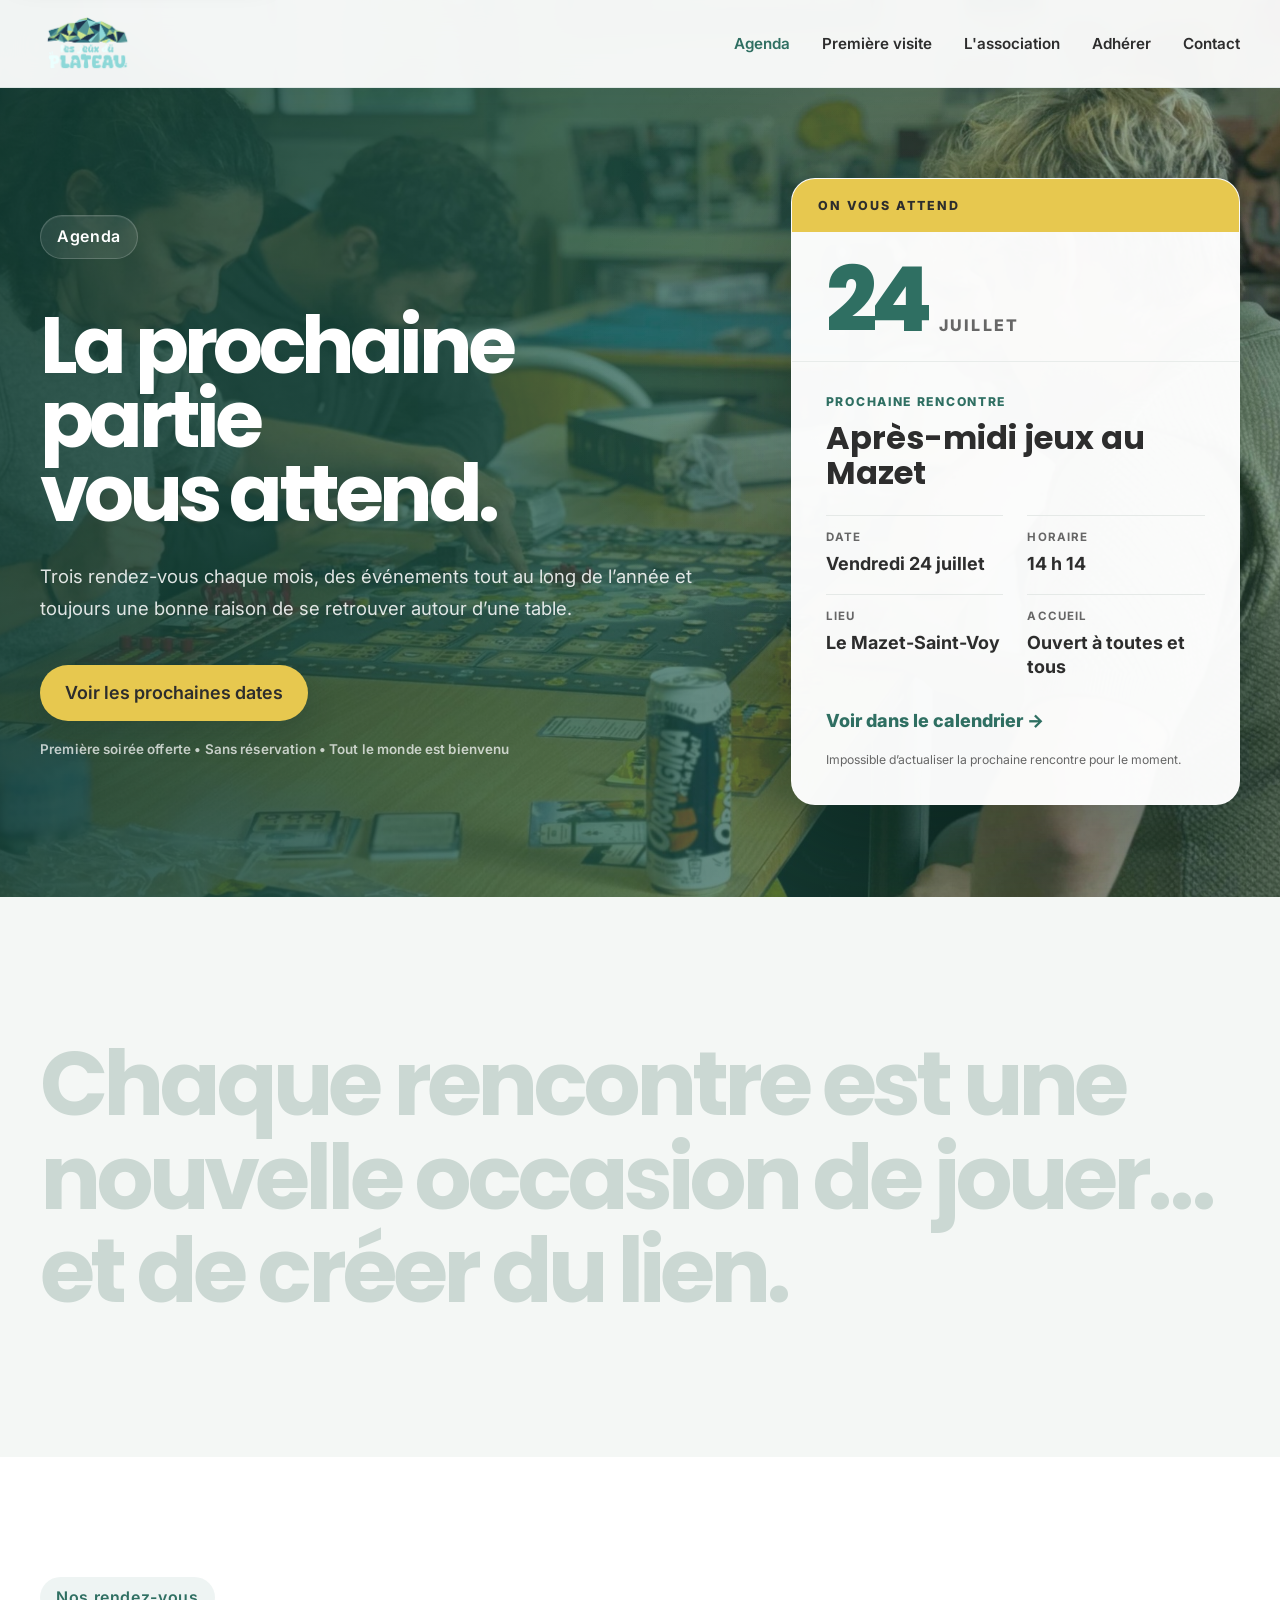
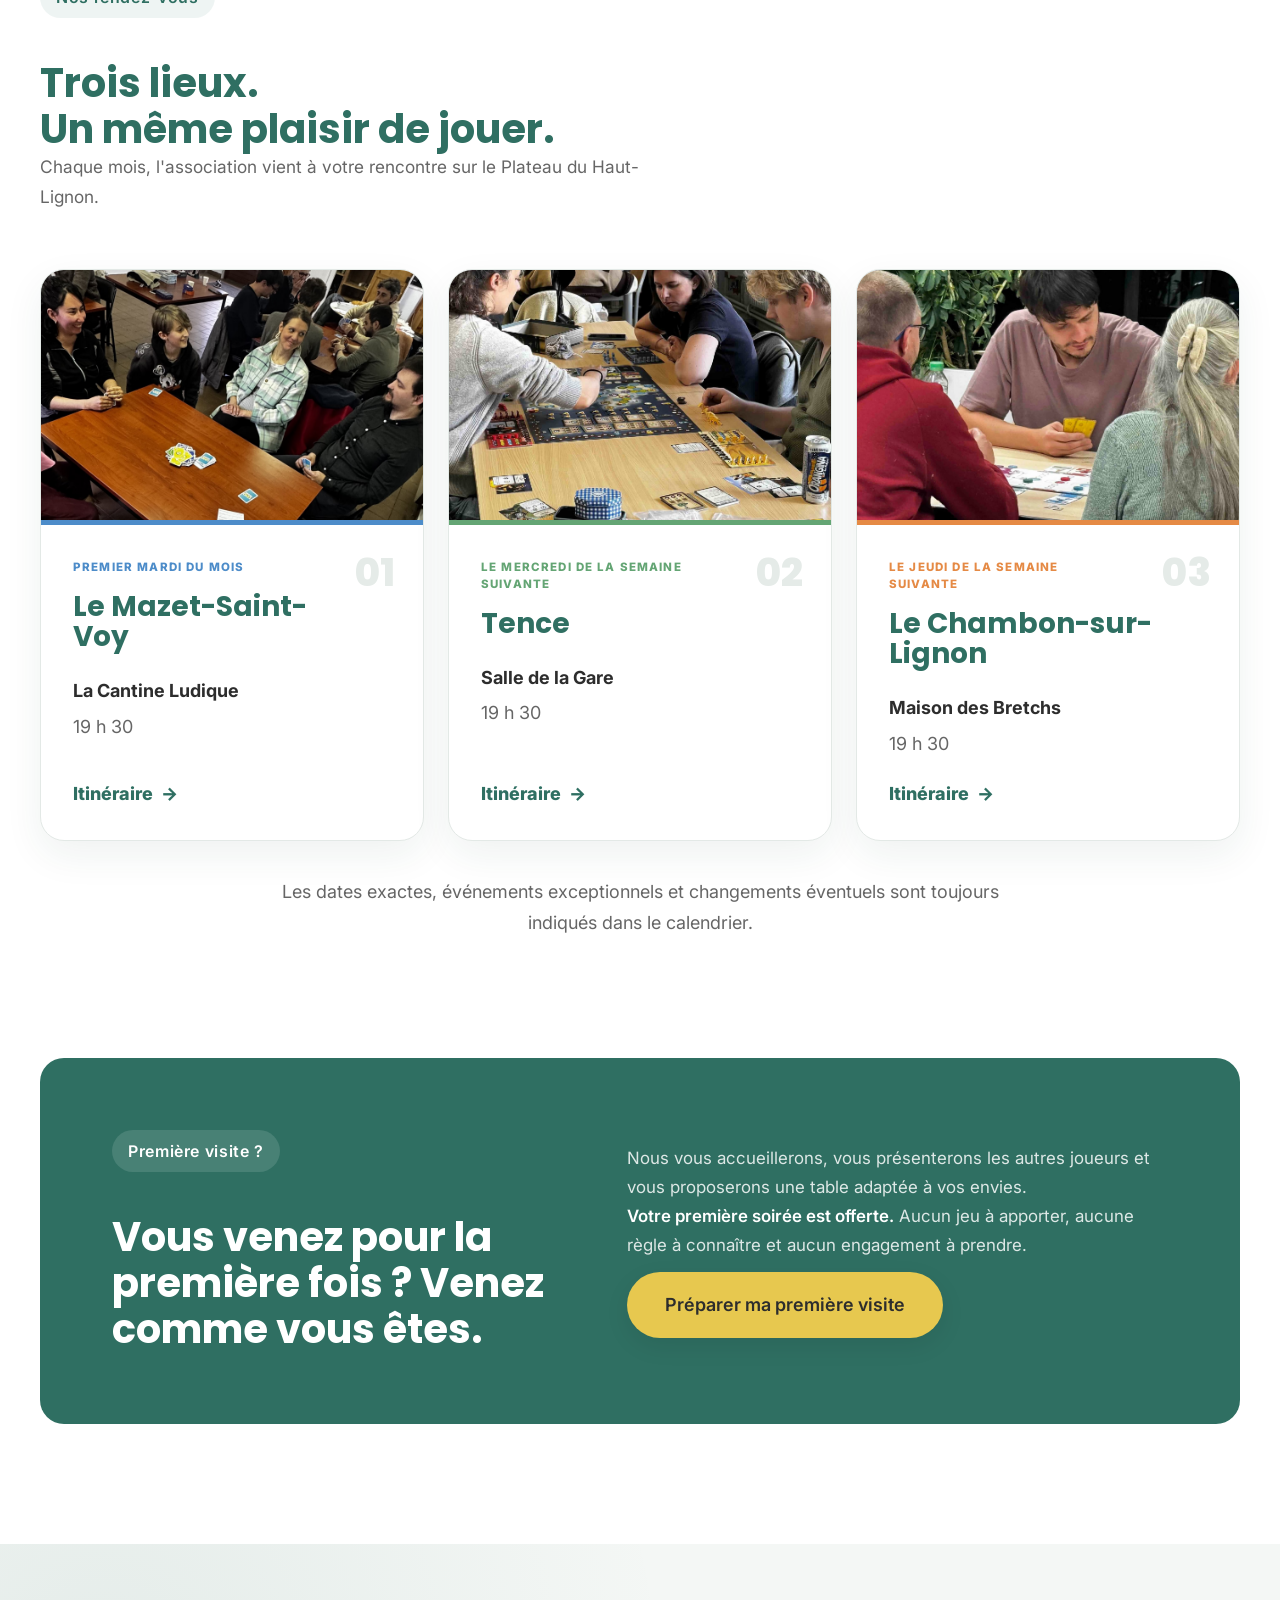
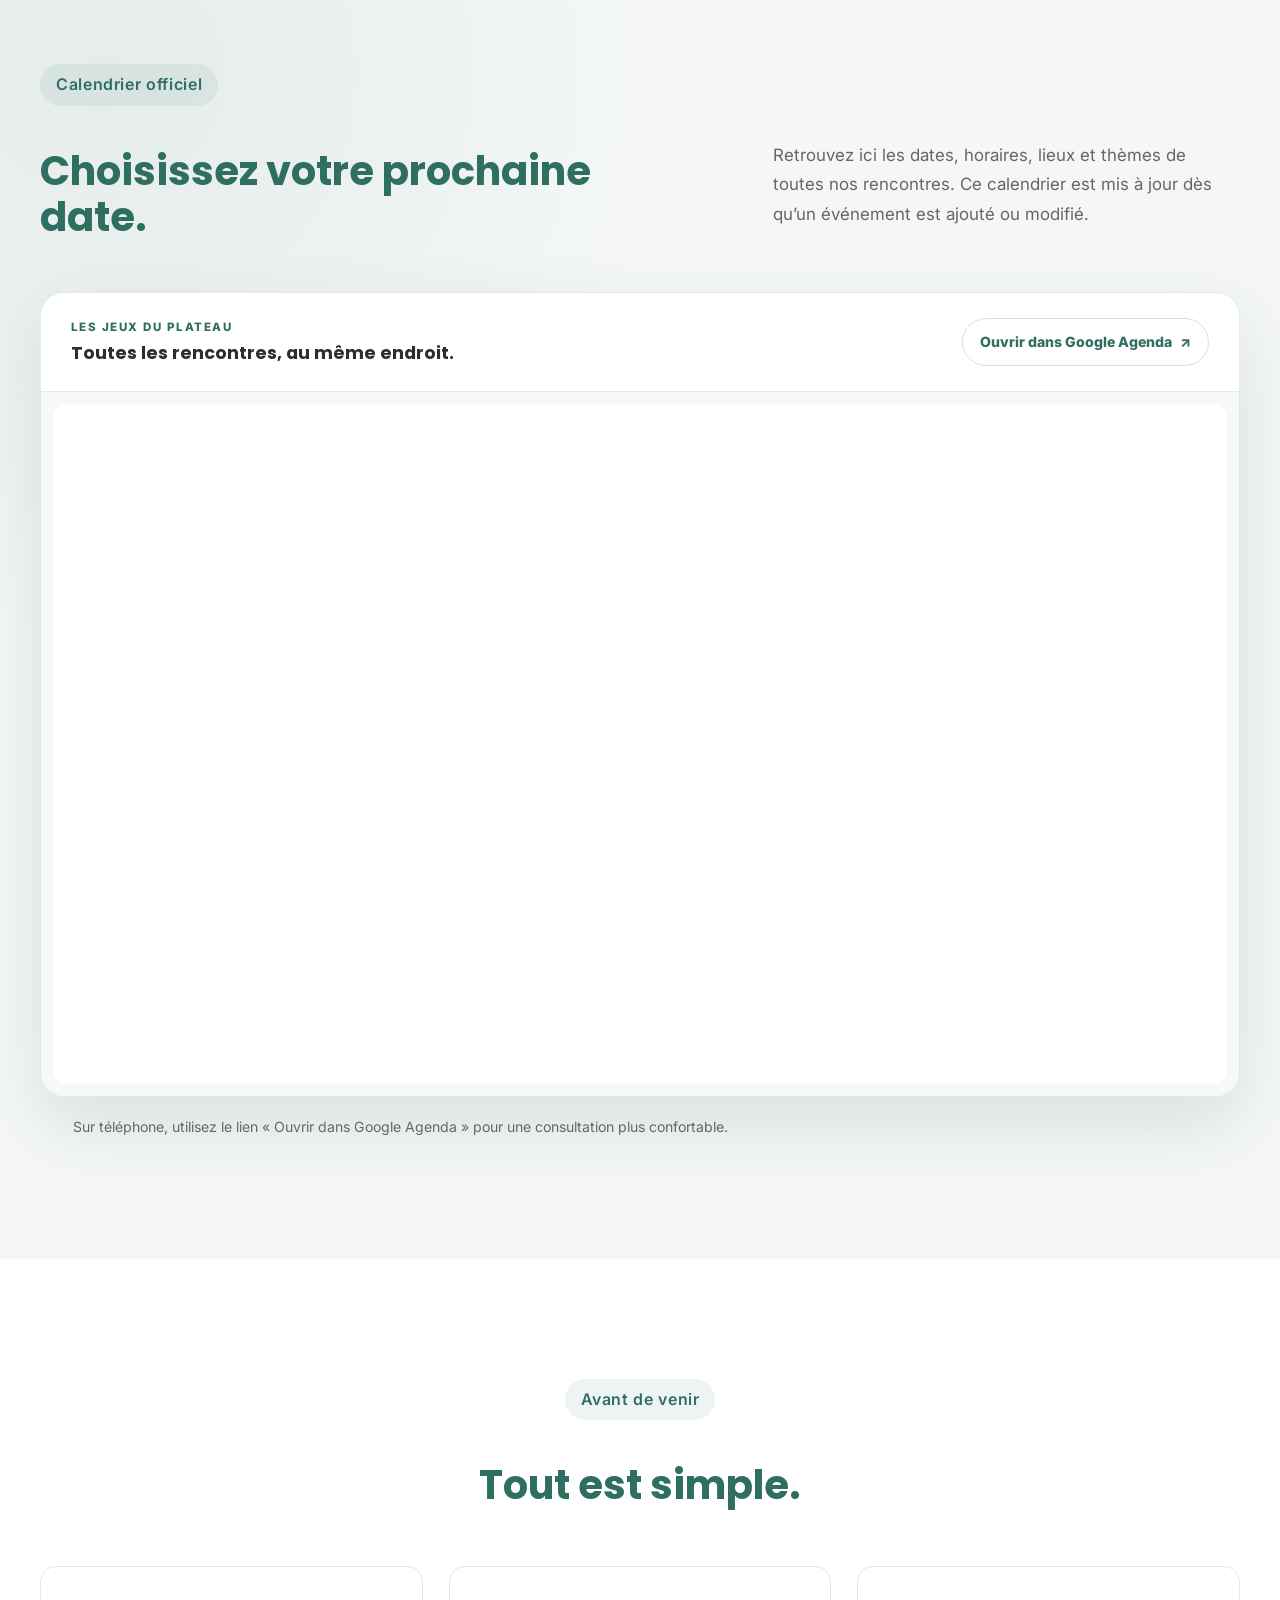
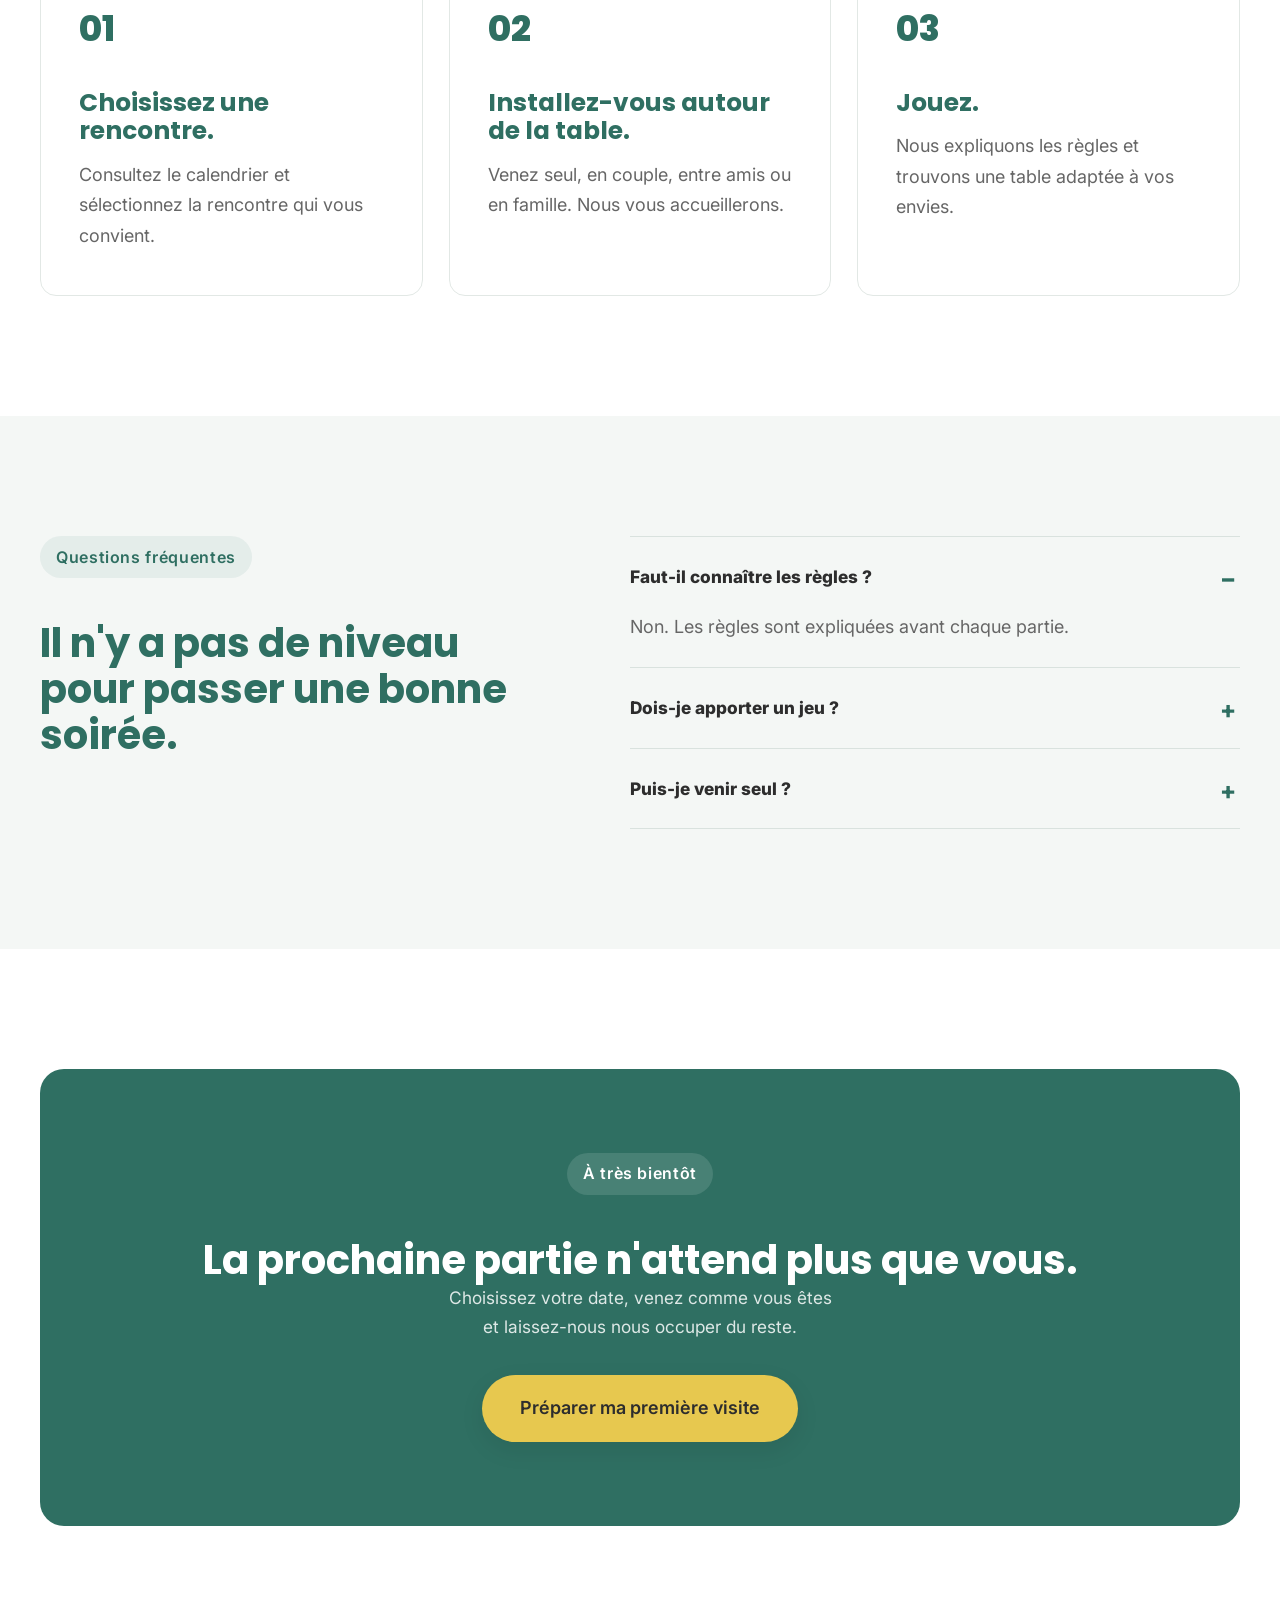
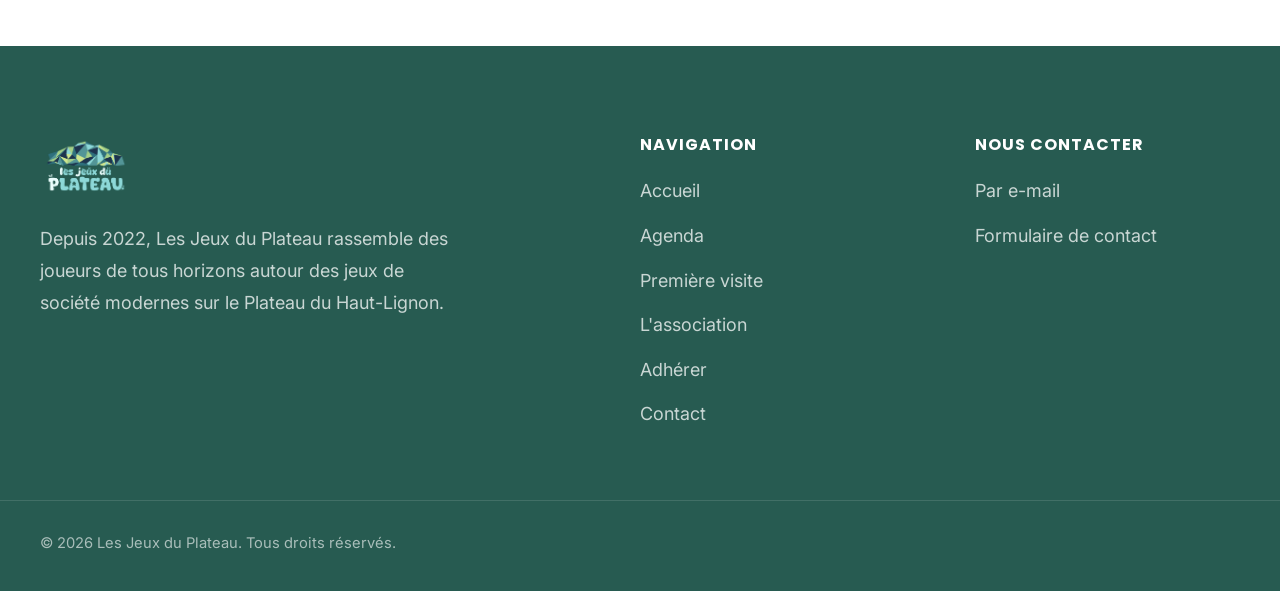
<file: agenda.html>
<!DOCTYPE html>

<html lang="fr">
<head>
<meta charset="utf-8"/>
<meta content="width=device-width, initial-scale=1" name="viewport"/>
<title>Agenda | Les Jeux du Plateau</title>
<meta content="Consultez les prochaines rencontres des Jeux du Plateau au Mazet-Saint-Voy, à Tence et au Chambon-sur-Lignon. Première visite offerte." name="description"/>
<meta content="Les Jeux du Plateau" name="author"/>
<meta content="#2F6F62" name="theme-color"/>
<meta content="Agenda | Les Jeux du Plateau" property="og:title"/>
<meta content="Consultez les prochaines rencontres des Jeux du Plateau au Mazet-Saint-Voy, à Tence et au Chambon-sur-Lignon. Première visite offerte." property="og:description"/>
<meta content="website" property="og:type"/>
<meta content="https://lesjeuxduplateau.fr/assets/images/agenda/hero-agenda.jpg" property="og:image"/>
<link href="assets/logos/favicon.png" rel="icon" type="image/png"/>
<link href="https://fonts.googleapis.com" rel="preconnect"/>
<link crossorigin="" href="https://fonts.gstatic.com" rel="preconnect"/>
<link href="https://fonts.googleapis.com/css2?family=Inter:wght@400;500;600;700&amp;family=Poppins:wght@500;600;700;800&amp;display=swap" rel="stylesheet"/>
<link href="assets/css/style.css" rel="stylesheet"/>
<link href="assets/css/agenda.css?v=3.3.6" rel="stylesheet"/>
<meta content="index, follow, max-image-preview:large" name="robots"/><meta content="fr_FR" property="og:locale"/><meta content="Les Jeux du Plateau" property="og:site_name"/><meta content="https://lesjeuxduplateau.fr/agenda.html" property="og:url"/><meta content="Les Jeux du Plateau — association de jeux de société" property="og:image:alt"/><meta content="summary_large_image" name="twitter:card"/><meta content="Agenda | Les Jeux du Plateau" name="twitter:title"/><meta content="Consultez les prochaines rencontres des Jeux du Plateau au Mazet-Saint-Voy, à Tence et au Chambon-sur-Lignon. Première visite offerte." name="twitter:description"/><meta content="https://lesjeuxduplateau.fr/assets/images/agenda/hero-agenda.jpg" name="twitter:image"/><link href="https://lesjeuxduplateau.fr/agenda.html" rel="canonical"/><link href="site.webmanifest" rel="manifest"/><link href="assets/logos/apple-touch-icon.png" rel="apple-touch-icon" sizes="180x180"/></head>
<body class="agenda-page"><a class="skip-link" href="#contenu-principal">Aller au contenu principal</a>
<header class="site-header" id="site-header">
<div class="container">
<a aria-label="Accueil" class="logo" href="index.html">
<img alt="Logo Les Jeux du Plateau" src="assets/logos/logo.png"/>
</a>
<nav aria-label="Navigation principale" class="main-nav" id="main-nav">
<ul>
<li><a aria-current="page" href="agenda.html">Agenda</a></li>
<li><a href="premiere-visite.html">Première visite</a></li>
<li><a href="association.html">L'association</a></li>
<li><a href="adherer.html">Adhérer</a></li>
<li><a href="contact.html">Contact</a></li>
</ul>
</nav>
<button aria-controls="main-nav" aria-expanded="false" aria-label="Ouvrir le menu" class="menu-toggle" id="menu-toggle" type="button">
<span></span><span></span><span></span>
</button>
</div>
</header>
<main id="contenu-principal">
<section class="agenda-hero">
<div aria-hidden="true" class="agenda-hero-media">
<img alt="" src="assets/images/agenda/hero-agenda.jpg"/>
</div>
<div class="agenda-hero-overlay"></div>
<div class="container agenda-hero-grid">
<div class="agenda-hero-copy">
<span class="section-tag">Agenda</span>
<h1>La prochaine partie<br/>vous attend.</h1>
<p>Trois rendez-vous chaque mois, des événements tout au long de l’année et toujours une bonne raison de se retrouver autour d’une table.</p>
<a class="button button-primary" href="#calendrier">Voir les prochaines dates</a>
<p class="agenda-hero-reassurance">Première soirée offerte <span aria-hidden="true">•</span> Sans réservation <span aria-hidden="true">•</span> Tout le monde est bienvenu</p>
</div>
<article aria-labelledby="next-event-title" class="next-event" data-next-event-card="">
<p class="next-event-kicker">On vous attend</p>
<div class="next-event-date">
<span class="next-event-day" data-event-day="">24</span>
<span class="next-event-month" data-event-month="">Juillet</span>
</div>
<div class="next-event-content">
<p class="next-event-label">Prochaine rencontre</p>
<h2 data-event-title="" id="next-event-title">Après-midi jeux au Mazet</h2>
<dl class="next-event-details">
<div><dt>Date</dt><dd data-event-date="">Vendredi 24 juillet</dd></div>
<div><dt>Horaire</dt><dd data-event-time="">14 h 14</dd></div>
<div><dt>Lieu</dt><dd data-event-location="">Le Mazet-Saint-Voy</dd></div>
<div><dt>Accueil</dt><dd data-event-welcome="">Ouvert à toutes et tous</dd></div>
</dl>
<a class="next-event-link" data-event-link="" href="#calendrier">Voir dans le calendrier <span aria-hidden="true">→</span></a>
<p aria-live="polite" class="next-event-status" data-event-status=""></p>
</div>
</article>
</div>
</section>
<section aria-label="Notre invitation" class="agenda-quote">
<div class="container">
<p>Chaque rencontre est une nouvelle occasion de jouer… et de créer du lien.</p>
</div>
</section>
<section class="agenda-rhythm">
<div class="container">
<div class="agenda-section-heading">
<span class="section-tag">Nos rendez-vous</span>
<h2>Trois lieux.<br/>Un même plaisir de jouer.</h2>
<p>Chaque mois, l'association vient à votre rencontre sur le Plateau du Haut-Lignon.</p>
</div>
<div class="rhythm-grid">
<a aria-label="Itinéraire vers La Cantine Ludique au Mazet-Saint-Voy" class="rhythm-card rhythm-mazet" href="https://maps.app.goo.gl/YKNPKn2xqPfiSt6W6" rel="noopener noreferrer" target="_blank">
<div class="rhythm-image"><img alt="Joueuses et joueurs réunis autour d’un jeu de cartes" loading="lazy" src="assets/images/agenda/agenda-mazet.jpg"/></div>
<div class="rhythm-content">
<span class="rhythm-index">01</span>
<p class="rhythm-day">Premier mardi du mois</p>
<h3>Le Mazet-Saint-Voy</h3>
<p class="rhythm-place">La Cantine Ludique</p>
<p class="rhythm-time">19 h 30</p>
<span class="rhythm-link">Itinéraire <span aria-hidden="true">→</span></span>
</div>
</a>
<a aria-label="Itinéraire vers la Salle de la Gare à Tence" class="rhythm-card rhythm-tence" href="https://maps.app.goo.gl/s3kVE6ohUTHFUYtC7" rel="noopener noreferrer" target="_blank">
<div class="rhythm-image"><img alt="Joueuses et joueurs concentrés autour d’un jeu de plateau" loading="lazy" src="assets/images/agenda/agenda-tence.jpg"/></div>
<div class="rhythm-content">
<span class="rhythm-index">02</span>
<p class="rhythm-day">Le mercredi de la semaine suivante</p>
<h3>Tence</h3>
<p class="rhythm-place">Salle de la Gare</p>
<p class="rhythm-time">19 h 30</p>
<span class="rhythm-link">Itinéraire <span aria-hidden="true">→</span></span>
</div>
</a>
<a aria-label="Itinéraire vers la Maison des Bretchs au Chambon-sur-Lignon" class="rhythm-card rhythm-chambon" href="https://maps.app.goo.gl/FhpurnJ7eCHuLyDV6" rel="noopener noreferrer" target="_blank">
<div class="rhythm-image"><img alt="Partie de jeu de société autour d’une grande table" loading="lazy" src="assets/images/agenda/agenda-chambon.jpg"/></div>
<div class="rhythm-content">
<span class="rhythm-index">03</span>
<p class="rhythm-day">Le jeudi de la semaine suivante</p>
<h3>Le Chambon-sur-Lignon</h3>
<p class="rhythm-place">Maison des Bretchs</p>
<p class="rhythm-time">19 h 30</p>
<span class="rhythm-link">Itinéraire <span aria-hidden="true">→</span></span>
</div>
</a>
</div>
<p class="rhythm-note">Les dates exactes, événements exceptionnels et changements éventuels sont toujours indiqués dans le calendrier.</p>
</div>
</section>
<section class="agenda-welcome">
<div class="container agenda-welcome-card">
<div>
<span class="section-tag">Première visite ?</span>
<h2>Vous venez pour la première fois ? Venez comme vous êtes.</h2>
</div>
<div class="agenda-welcome-text">
<p>Nous vous accueillerons, vous présenterons les autres joueurs et vous proposerons une table adaptée à vos envies.</p>
<p><strong>Votre première soirée est offerte.</strong> Aucun jeu à apporter, aucune règle à connaître et aucun engagement à prendre.</p>
<a class="button button-primary" href="premiere-visite.html">Préparer ma première visite</a>
</div>
</div>
</section>
<section class="agenda-calendar" id="calendrier">
<div class="container">
<div class="calendar-heading">
<div>
<span class="section-tag">Calendrier officiel</span>
<h2>Choisissez votre prochaine date.</h2>
</div>
<p>Retrouvez ici les dates, horaires, lieux et thèmes de toutes nos rencontres. Ce calendrier est mis à jour dès qu’un événement est ajouté ou modifié.</p>
</div>
<div class="calendar-shell">
<div class="calendar-toolbar">
<div>
<p class="calendar-toolbar-kicker">Les Jeux du Plateau</p>
<p class="calendar-toolbar-title">Toutes les rencontres, au même endroit.</p>
</div>
<a class="calendar-external-link" href="https://calendar.google.com/calendar/u/0?cid=ZWUzMTU3ZWU0NjAxNTdlOTE5N2NiMzQ0OTdjYWNlNzgxZmExMjI2NWViNGVmYzk0MzE5YWJkZTI2MDBmMjA2QGdyb3VwLmNhbGVuZGFyLmdvb2dsZS5jb20" rel="noopener noreferrer" target="_blank">Ouvrir dans Google Agenda <span aria-hidden="true">↗</span></a>
</div>
<div class="calendar-frame">
<iframe class="google-calendar" frameborder="0" loading="lazy" scrolling="no" src="https://calendar.google.com/calendar/embed?src=ee3157ee460157e9197cb34497cace781fa122625eb4efc94319abde2600f206%40group.calendar.google.com&amp;ctz=Europe%2FParis&amp;showTitle=0&amp;showPrint=0&amp;showCalendars=0&amp;showTz=0&amp;mode=MONTH" title="Calendrier des rencontres des Jeux du Plateau">
</iframe>
</div>
</div>
<p class="calendar-help">Sur téléphone, utilisez le lien « Ouvrir dans Google Agenda » pour une consultation plus confortable.</p>
</div>
</section>
<section class="agenda-how">
<div class="container">
<div class="agenda-section-heading agenda-section-heading-centered">
<span class="section-tag">Avant de venir</span>
<h2>Tout est simple.</h2>
</div>
<div class="how-grid">
<article><span>01</span><h3>Choisissez une rencontre.</h3><p>Consultez le calendrier et sélectionnez la rencontre qui vous convient.</p></article>
<article><span>02</span><h3>Installez-vous autour de la table.</h3><p>Venez seul, en couple, entre amis ou en famille. Nous vous accueillerons.</p></article>
<article><span>03</span><h3>Jouez.</h3><p>Nous expliquons les règles et trouvons une table adaptée à vos envies.</p></article>
</div>
</div>
</section>
<section class="agenda-faq">
<div class="container agenda-faq-grid">
<div>
<span class="section-tag">Questions fréquentes</span>
<h2>Il n'y a pas de niveau pour passer une bonne soirée.</h2>
</div>
<div class="faq-list">
<details open=""><summary>Faut-il connaître les règles ?</summary><p>Non. Les règles sont expliquées avant chaque partie.</p></details>
<details><summary>Dois-je apporter un jeu ?</summary><p>
Non. L'association met à votre disposition une ludothèque déjà bien fournie,
il y aura toujours de quoi jouer.

Mais si vous avez envie de partager votre jeu préféré ou de nous faire découvrir
une pépite, n'hésitez pas à l'apporter : nous adorons découvrir de nouveaux jeux !
</p></details>
<details><summary>Puis-je venir seul ?</summary><p>Bien sûr !

Beaucoup de nos adhérents ont franchi la porte seuls lors de leur première soirée.

Quelques minutes suffisent généralement pour trouver une table…
et souvent de nouveaux amis de jeu.</p></details>
</div>
</div>
</section>
<section class="agenda-cta">
<div class="container">
<div class="agenda-cta-card">
<span class="section-tag">À très bientôt</span>
<h2>La prochaine partie n'attend plus que vous.</h2>
<p>
Choisissez votre date, venez comme vous êtes<br>
et laissez-nous nous occuper du reste.
</p>
<a class="button button-primary" href="premiere-visite.html">
    Préparer ma première visite
</a>
</div>
</div>
</section>
</main>
<footer class="site-footer">
<div class="container">
<div>
<img alt="Logo Les Jeux du Plateau" class="footer-logo" src="assets/logos/logo.png"/>
<p class="footer-description">Depuis 2022, Les Jeux du Plateau rassemble des joueurs de tous horizons autour des jeux de société modernes sur le Plateau du Haut-Lignon.</p>
</div>
<div>
<h3 class="footer-title">Navigation</h3>
<div class="footer-links">
<a href="index.html">Accueil</a>
<a href="agenda.html">Agenda</a>
<a href="premiere-visite.html">Première visite</a>
<a href="association.html">L'association</a>
<a href="adherer.html">Adhérer</a>
<a href="contact.html">Contact</a>
</div>
</div>
<div>
<h3 class="footer-title">Nous contacter</h3>
<div class="footer-links">
<a href="mailto:lesjeuxduplateau.hautlignon@gmail.com">Par e-mail</a>
<a href="contact.html">Formulaire de contact</a>
</div>
</div>
</div>
<div class="footer-bottom">
<div class="container">
<p>© 2026 Les Jeux du Plateau. Tous droits réservés.</p>
</div>
</div>
</footer>
<script defer="" src="assets/js/main.js"></script>
<script defer="" src="assets/js/agenda-next-event.js"></script>
</body>
</html>
</file>
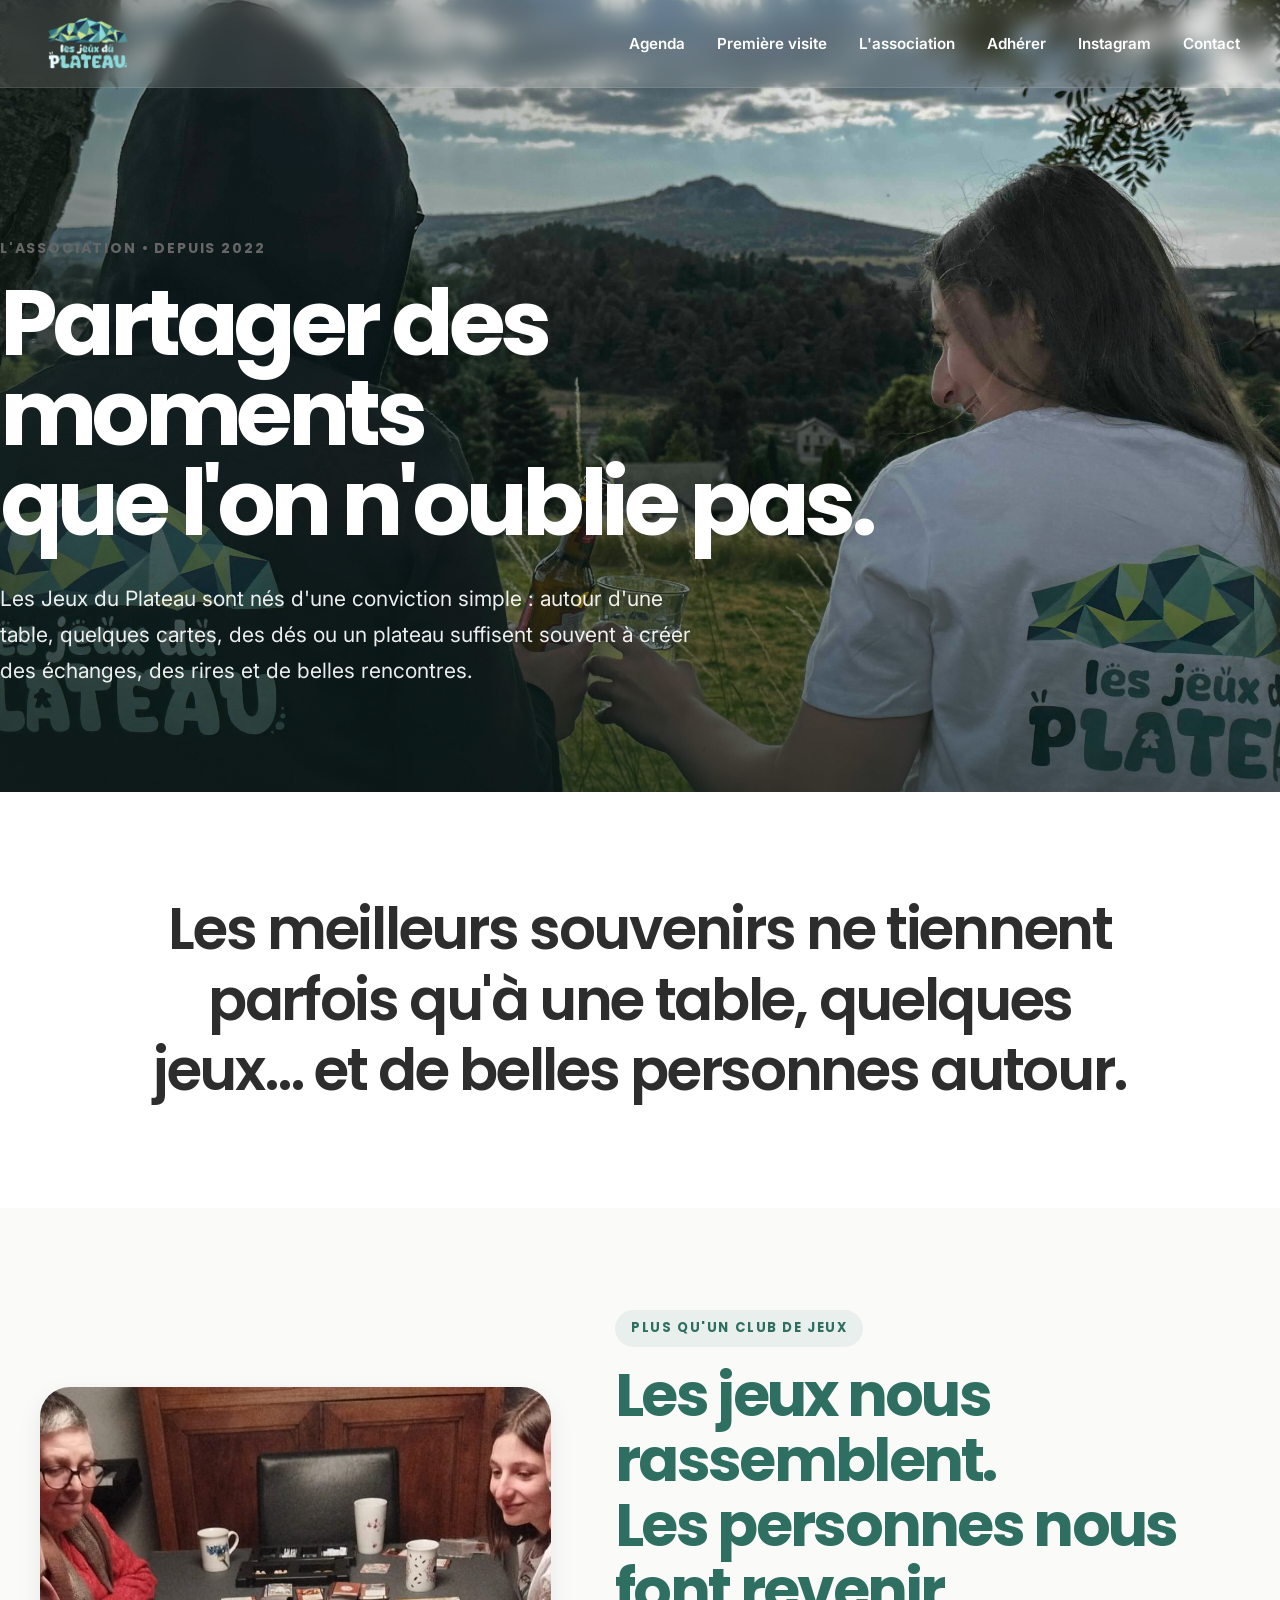
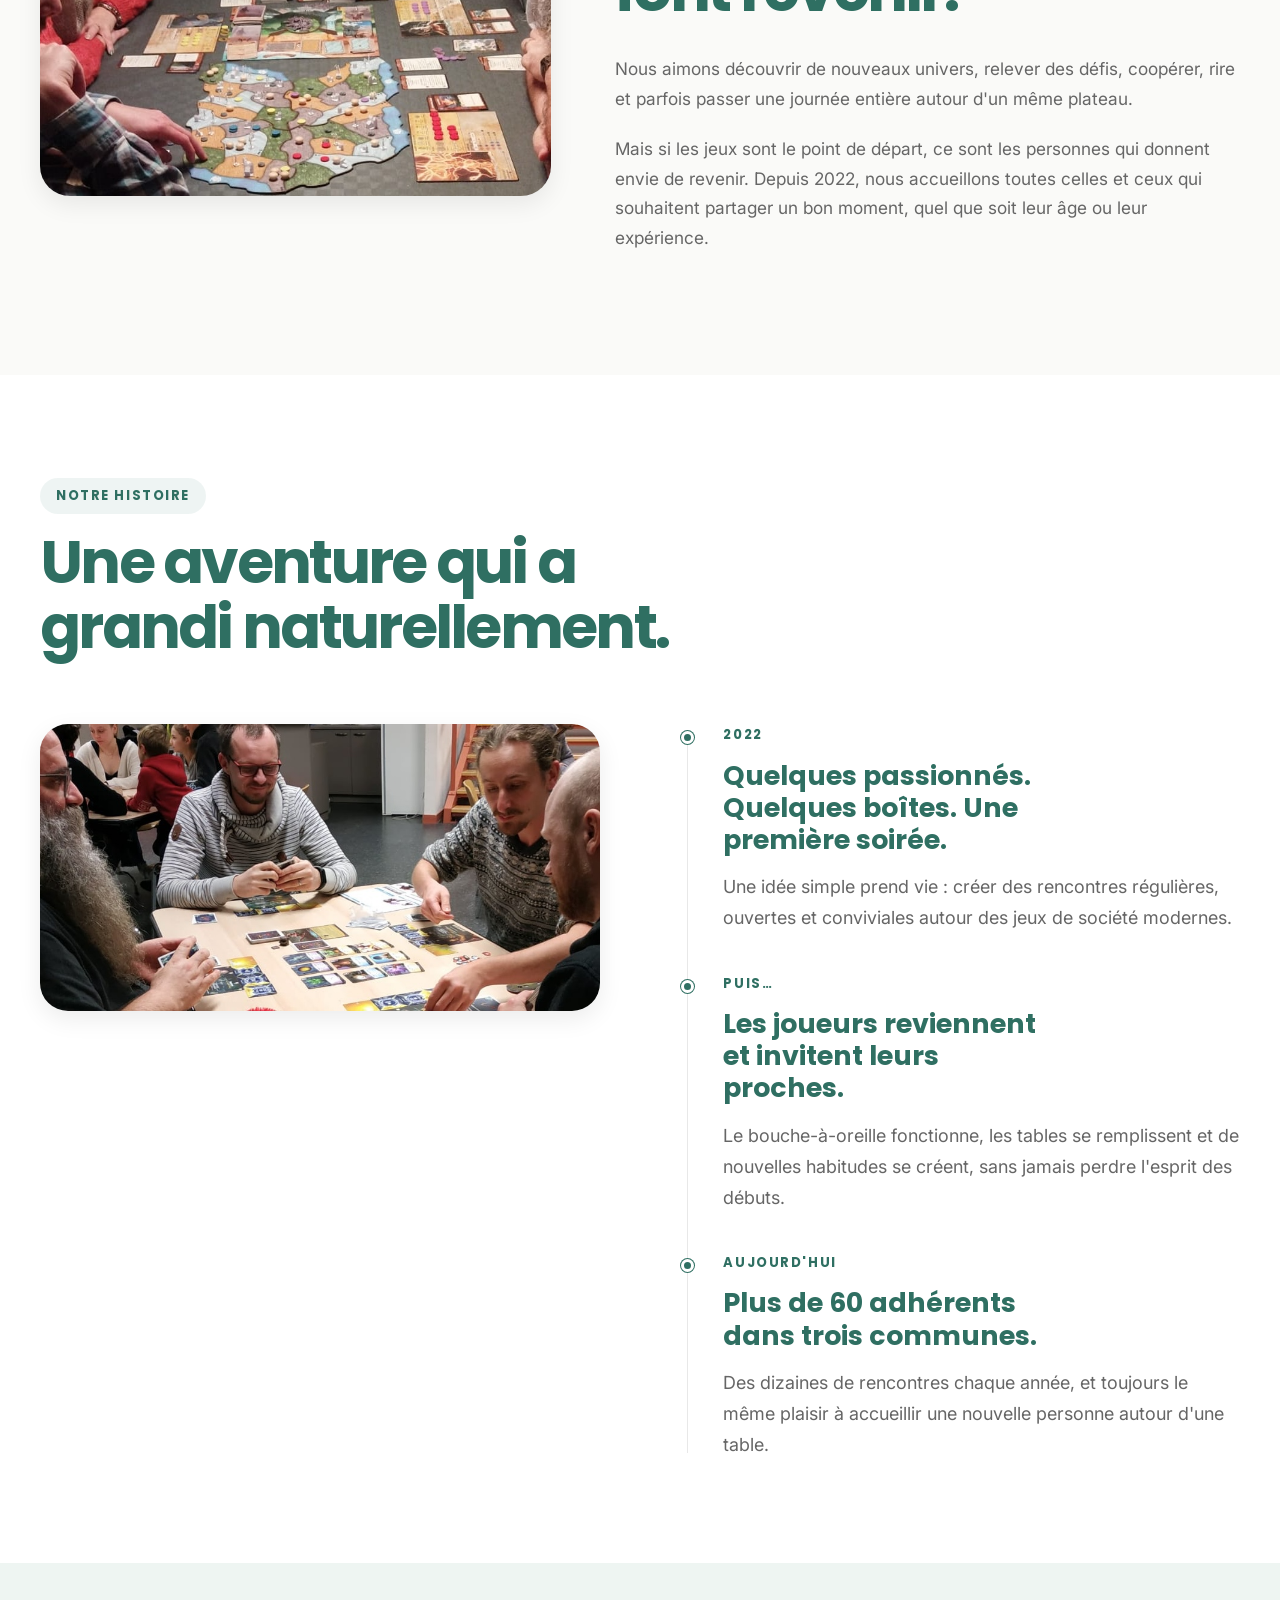
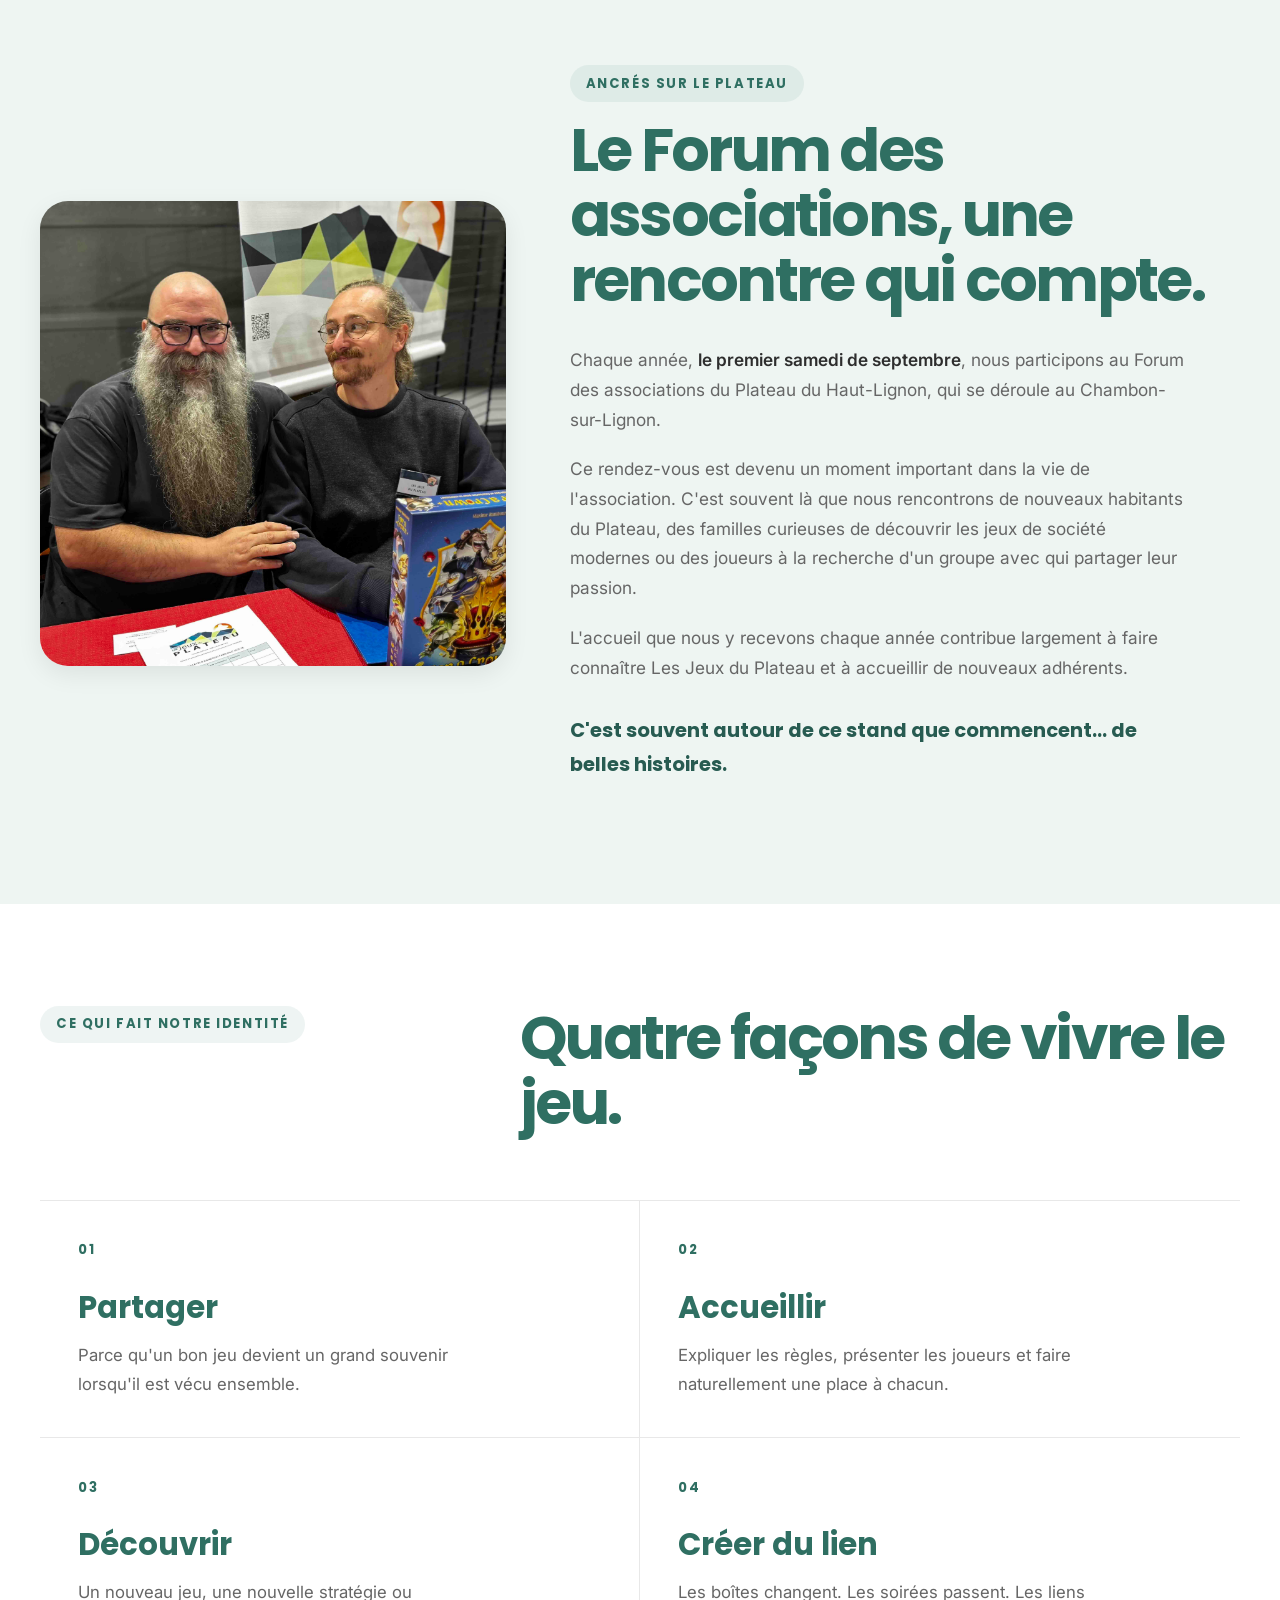
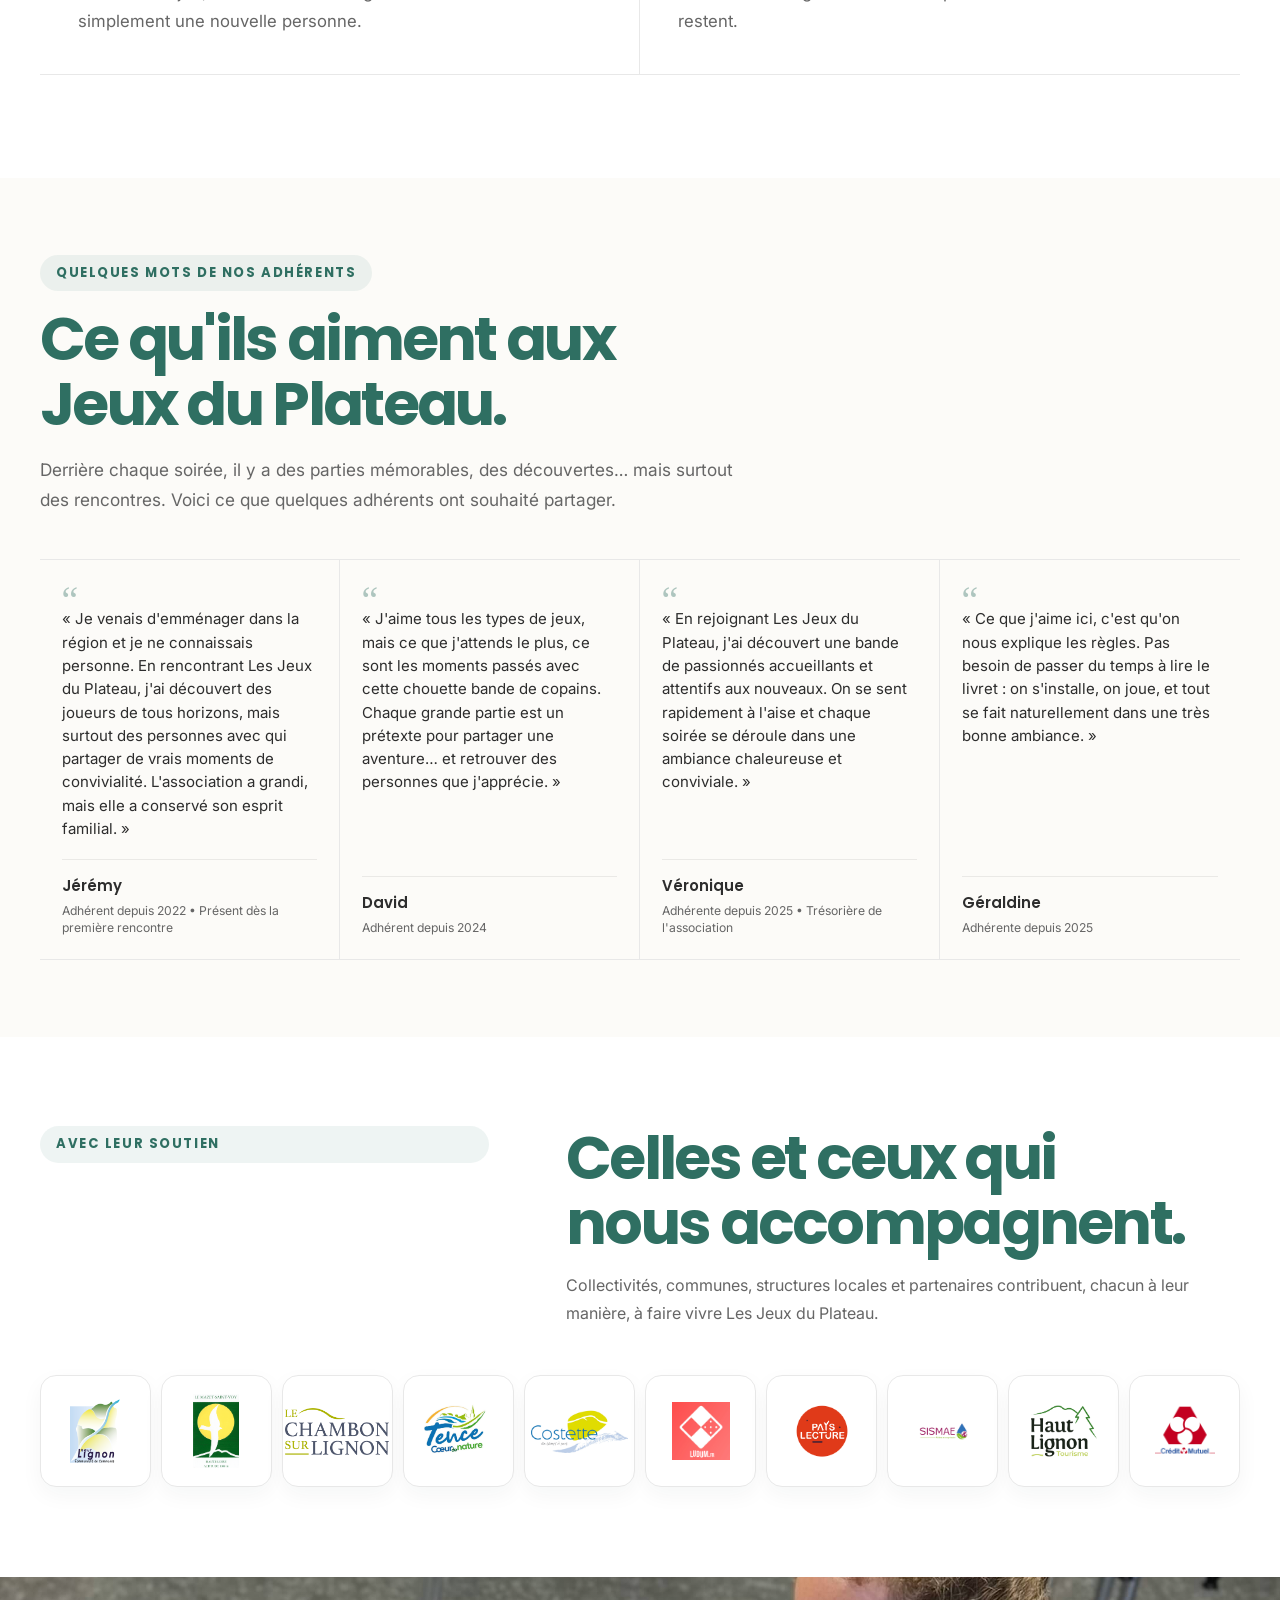
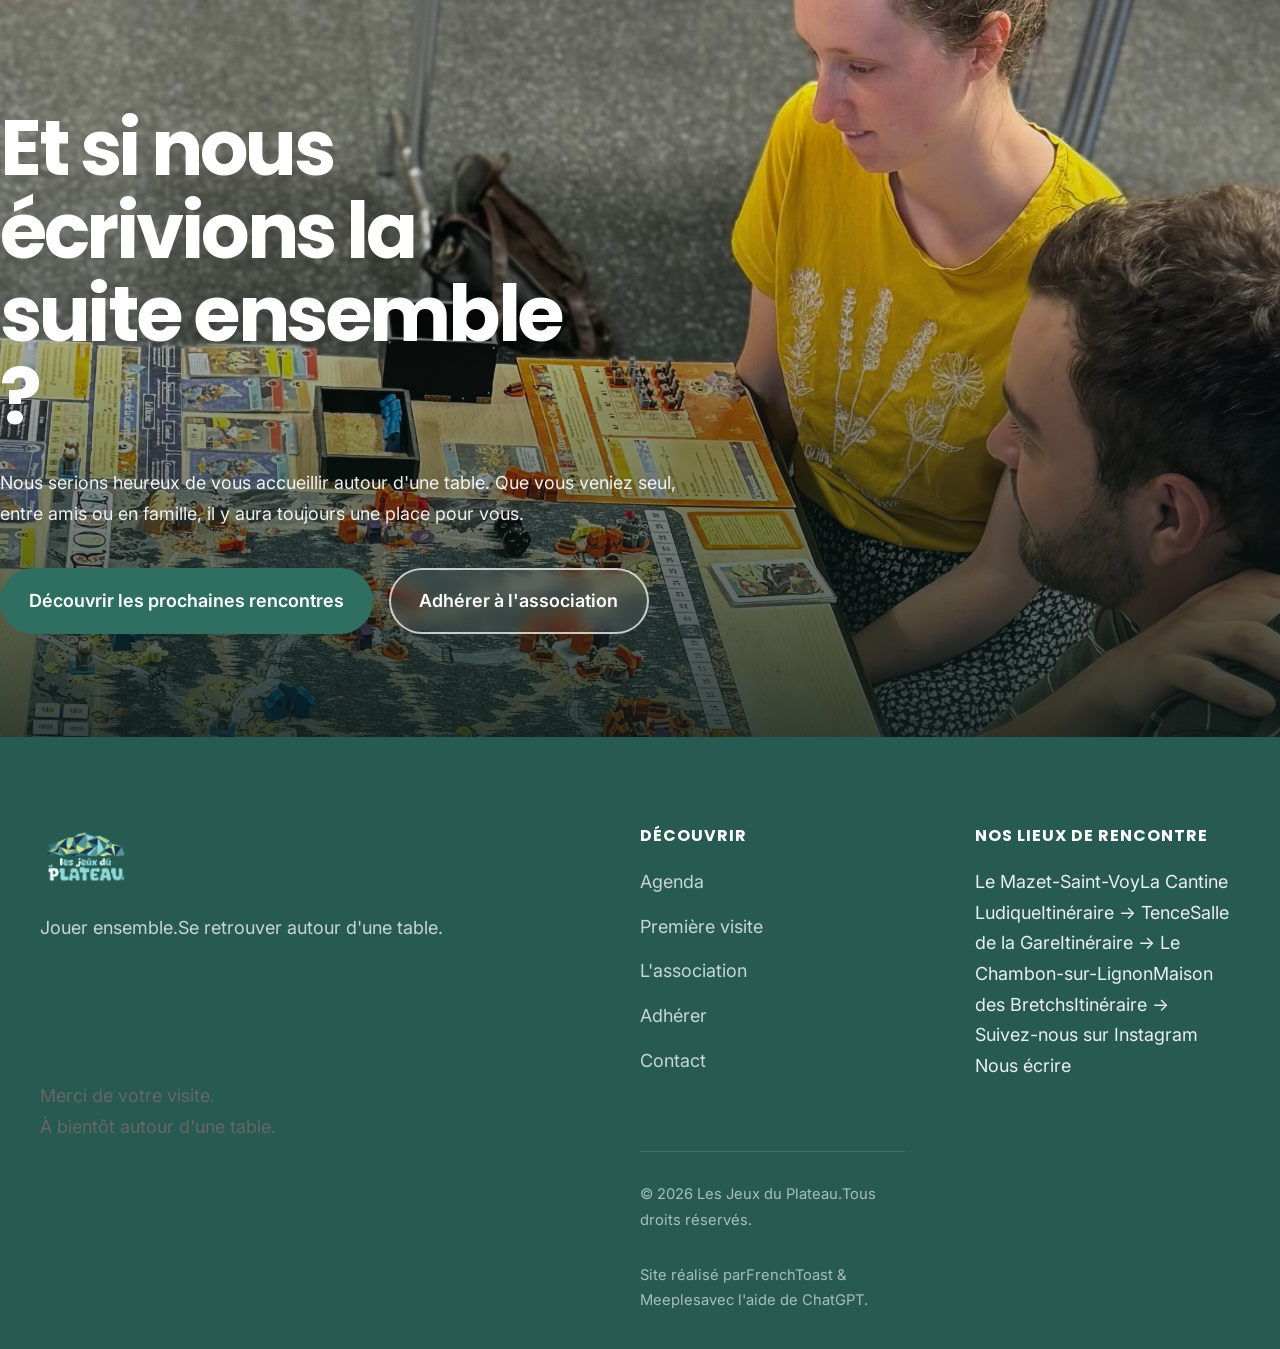
<file: association.html>
<!DOCTYPE html>
<html lang="fr">
<head>
<meta charset="utf-8">
<meta name="viewport" content="width=device-width, initial-scale=1">
<title>L'association | Les Jeux du Plateau</title>
<meta name="description" content="Découvrez l'histoire, les valeurs et les adhérents des Jeux du Plateau, association de jeux de société créée en 2022 sur le Plateau du Haut-Lignon.">
<meta name="author" content="Les Jeux du Plateau">
<meta name="theme-color" content="#2F6F62">
<meta name="robots" content="index, follow, max-image-preview:large">
<link rel="canonical" href="https://lesjeuxduplateau.fr/association.html">
<meta property="og:locale" content="fr_FR">
<meta property="og:site_name" content="Les Jeux du Plateau">
<meta property="og:type" content="website">
<meta property="og:title" content="L'association | Les Jeux du Plateau">
<meta property="og:description" content="Une association née d'une envie simple : partager des moments que l'on n'oublie pas.">
<meta property="og:url" content="https://lesjeuxduplateau.fr/association.html">
<meta property="og:image" content="https://lesjeuxduplateau.fr/assets/images/association/IMG_5060.jpeg">
<meta property="og:image:alt" content="Deux membres des Jeux du Plateau face au paysage du Haut-Lignon">
<meta name="twitter:card" content="summary_large_image">
<link rel="icon" href="assets/logos/favicon.png" type="image/png">
<link rel="apple-touch-icon" href="assets/logos/apple-touch-icon.png" sizes="180x180">
<link rel="manifest" href="site.webmanifest">
<link rel="preconnect" href="https://fonts.googleapis.com">
<link rel="preconnect" href="https://fonts.gstatic.com" crossorigin>
<link href="https://fonts.googleapis.com/css2?family=Inter:wght@400;500;600;700&family=Poppins:wght@500;600;700;800&display=swap" rel="stylesheet">
<link rel="stylesheet" href="assets/css/style.css?v=3.2.5">
<link rel="stylesheet" href="assets/css/association.css?v=5.7">
</head>
<body class="association-page">
<a class="skip-link" href="#contenu-principal">Aller au contenu principal</a>

<header class="site-header" id="site-header">
<div class="container">
<a class="logo" href="index.html" aria-label="Accueil">
<img src="assets/logos/logo.png" alt="Les Jeux du Plateau">
</a>
<nav class="main-nav" id="main-nav" aria-label="Navigation principale">
<ul>
<li><a href="agenda.html">Agenda</a></li>
<li><a href="premiere-visite.html">Première visite</a></li>
<li><a href="association.html" aria-current="page">L'association</a></li>
<li><a href="adherer.html">Adhérer</a></li>
<li><a href="https://www.instagram.com/les_jeux_du_plateau/" target="_blank" rel="noopener">Instagram</a></li>
<li><a href="contact.html">Contact</a></li>
</ul>
</nav>
<button class="menu-toggle" id="menu-toggle" type="button" aria-controls="main-nav" aria-expanded="false" aria-label="Ouvrir le menu">
<span></span><span></span><span></span>
</button>
</div>
</header>

<main id="contenu-principal">
<section class="association-hero" aria-labelledby="association-title">
<div class="association-hero-media">
<img src="assets/images/association/IMG_5060.jpeg" alt="Deux membres des Jeux du Plateau contemplant le paysage du Haut-Lignon">
</div>
<div class="association-hero-overlay"></div>
<div class="container association-hero-inner">
<p class="association-kicker">L'association • Depuis 2022</p>
<h1 id="association-title">Partager des moments<br>que l'on n'oublie pas.</h1>
<p class="association-hero-text">Les Jeux du Plateau sont nés d'une conviction simple : autour d'une table, quelques cartes, des dés ou un plateau suffisent souvent à créer des échanges, des rires et de belles rencontres.</p>
</div>
</section>

<section class="association-quote" aria-label="Notre conviction">
<div class="container">
<p>Les meilleurs souvenirs ne tiennent parfois qu'à une table, quelques jeux… et de belles personnes autour.</p>
</div>
</section>

<section class="association-intro">
<div class="container association-split">
<div class="association-image-frame association-image-frame--portrait">
<img src="assets/images/association/partage.jpg" alt="Des joueurs de plusieurs générations partageant une partie" loading="lazy" decoding="async">
</div>
<div class="association-copy">
<span class="section-tag">Plus qu'un club de jeux</span>
<h2>Les jeux nous rassemblent.<br>Les personnes nous font revenir.</h2>
<p>Nous aimons découvrir de nouveaux univers, relever des défis, coopérer, rire et parfois passer une journée entière autour d'un même plateau.</p>
<p>Mais si les jeux sont le point de départ, ce sont les personnes qui donnent envie de revenir. Depuis 2022, nous accueillons toutes celles et ceux qui souhaitent partager un bon moment, quel que soit leur âge ou leur expérience.</p>
</div>
</div>
</section>

<section class="association-story">
<div class="container">
<div class="section-heading association-story-heading">
<span class="section-tag">Notre histoire</span>
<h2>Une aventure qui a grandi naturellement.</h2>
</div>
<div class="association-story-layout">
<figure class="association-story-photo">
<img src="assets/images/association/debuts.jpeg" alt="L'une des premières soirées des Jeux du Plateau" loading="lazy" decoding="async">
</figure>
<div class="association-timeline">
<article>
<p class="timeline-date">2022</p>
<h3>Quelques passionnés. Quelques boîtes. Une première soirée.</h3>
<p>Une idée simple prend vie : créer des rencontres régulières, ouvertes et conviviales autour des jeux de société modernes.</p>
</article>
<article>
<p class="timeline-date">Puis…</p>
<h3>Les joueurs reviennent et invitent leurs proches.</h3>
<p>Le bouche-à-oreille fonctionne, les tables se remplissent et de nouvelles habitudes se créent, sans jamais perdre l'esprit des débuts.</p>
</article>
<article>
<p class="timeline-date">Aujourd'hui</p>
<h3>Plus de 60 adhérents dans trois communes.</h3>
<p>Des dizaines de rencontres chaque année, et toujours le même plaisir à accueillir une nouvelle personne autour d'une table.</p>
</article>
</div>
</div>
</div>
</section>

<section class="association-local">
<div class="container association-local-grid">
<figure class="association-local-photo">
<img src="assets/images/association/forum.jpeg" alt="Le stand des Jeux du Plateau au Forum des associations du Plateau du Haut-Lignon, au Chambon-sur-Lignon" loading="lazy" decoding="async">
</figure>
<div class="association-copy">
<span class="section-tag">Ancrés sur le Plateau</span>
<h2>Le Forum des associations, une rencontre qui compte.</h2>
<p>Chaque année, <strong>le premier samedi de septembre</strong>, nous participons au Forum des associations du Plateau du Haut-Lignon, qui se déroule au Chambon-sur-Lignon.</p>
<p>Ce rendez-vous est devenu un moment important dans la vie de l'association. C'est souvent là que nous rencontrons de nouveaux habitants du Plateau, des familles curieuses de découvrir les jeux de société modernes ou des joueurs à la recherche d'un groupe avec qui partager leur passion.</p>
<p>L'accueil que nous y recevons chaque année contribue largement à faire connaître Les Jeux du Plateau et à accueillir de nouveaux adhérents.</p>
<p class="association-emphasis">C'est souvent autour de ce stand que commencent… de belles histoires.</p>
</div>
</div>
</section>

<section class="association-identity">
<div class="container">
<div class="section-heading association-identity-heading">
<span class="section-tag">Ce qui fait notre identité</span>
<h2>Quatre façons de vivre le jeu.</h2>
</div>
<div class="identity-grid">
<article class="identity-item">
<span class="identity-number">01</span>
<h3>Partager</h3>
<p>Parce qu'un bon jeu devient un grand souvenir lorsqu'il est vécu ensemble.</p>
</article>
<article class="identity-item">
<span class="identity-number">02</span>
<h3>Accueillir</h3>
<p>Expliquer les règles, présenter les joueurs et faire naturellement une place à chacun.</p>
</article>
<article class="identity-item">
<span class="identity-number">03</span>
<h3>Découvrir</h3>
<p>Un nouveau jeu, une nouvelle stratégie ou simplement une nouvelle personne.</p>
</article>
<article class="identity-item">
<span class="identity-number">04</span>
<h3>Créer du lien</h3>
<p>Les boîtes changent. Les soirées passent. Les liens restent.</p>
</article>
</div>
</div>
</section>

<section class="association-testimonials">
<div class="container">
<div class="section-heading testimonials-heading">
<span class="section-tag">Quelques mots de nos adhérents</span>
<h2>Ce qu'ils aiment aux Jeux du Plateau.</h2>
<p>Derrière chaque soirée, il y a des parties mémorables, des découvertes… mais surtout des rencontres. Voici ce que quelques adhérents ont souhaité partager.</p>
</div>
<div class="testimonials-grid">
<blockquote class="testimonial-card">
<p>« Je venais d'emménager dans la région et je ne connaissais personne. En rencontrant Les Jeux du Plateau, j'ai découvert des joueurs de tous horizons, mais surtout des personnes avec qui partager de vrais moments de convivialité. L'association a grandi, mais elle a conservé son esprit familial. »</p>
<footer><strong>Jérémy</strong><span>Adhérent depuis 2022 • Présent dès la première rencontre</span></footer>
</blockquote>
<blockquote class="testimonial-card">
<p>« J'aime tous les types de jeux, mais ce que j'attends le plus, ce sont les moments passés avec cette chouette bande de copains. Chaque grande partie est un prétexte pour partager une aventure… et retrouver des personnes que j'apprécie. »</p>
<footer><strong>David</strong><span>Adhérent depuis 2024</span></footer>
</blockquote>
<blockquote class="testimonial-card">
<p>« En rejoignant Les Jeux du Plateau, j'ai découvert une bande de passionnés accueillants et attentifs aux nouveaux. On se sent rapidement à l'aise et chaque soirée se déroule dans une ambiance chaleureuse et conviviale. »</p>
<footer><strong>Véronique</strong><span>Adhérente depuis 2025 • Trésorière de l'association</span></footer>
</blockquote>
<blockquote class="testimonial-card">
<p>« Ce que j'aime ici, c'est qu'on nous explique les règles. Pas besoin de passer du temps à lire le livret : on s'installe, on joue, et tout se fait naturellement dans une très bonne ambiance. »</p>
<footer><strong>Géraldine</strong><span>Adhérente depuis 2025</span></footer>
</blockquote>
</div>
</div>
</section>

<section class="association-partners" aria-labelledby="association-partners-title">
<div class="container">
<div class="section-heading partners-heading">
<span class="section-tag">Avec leur soutien</span>
<h2 id="association-partners-title">Celles et ceux qui nous accompagnent.</h2>
<p>Collectivités, communes, structures locales et partenaires contribuent, chacun à leur manière, à faire vivre Les Jeux du Plateau.</p>
</div>
<nav class="partners-strip" aria-label="Sites de nos partenaires">
<a class="partner-logo-card partner-logo-card--cchl" href="https://www.cc-hautlignon.fr/" target="_blank" rel="noopener noreferrer" aria-label="Communauté de communes du Haut-Lignon — Soutien financier annuel">
<img src="assets/images/partners/communaute-haut-lignon.png" alt="" loading="lazy" decoding="async">
<span class="partner-tooltip"><strong>Communauté de communes du Haut-Lignon</strong><small>Soutien financier annuel</small></span>
</a>
<a class="partner-logo-card partner-logo-card--mazet" href="https://mazet-st-voy.com/" target="_blank" rel="noopener noreferrer" aria-label="Le Mazet-Saint-Voy — Mise à disposition d'une salle dédiée aux jeux">
<img src="assets/images/partners/mazet-saint-voy.png" alt="" loading="lazy" decoding="async">
<span class="partner-tooltip"><strong>Le Mazet-Saint-Voy</strong><small>Salle dédiée aux jeux mise à disposition</small></span>
</a>
<a class="partner-logo-card partner-logo-card--chambon" href="https://ville-lechambonsurlignon.fr/" target="_blank" rel="noopener noreferrer" aria-label="Le Chambon-sur-Lignon — Mise à disposition de locaux">
<img src="assets/images/partners/chambon-sur-lignon.webp" alt="" loading="lazy" decoding="async">
<span class="partner-tooltip"><strong>Le Chambon-sur-Lignon</strong><small>Mise à disposition de locaux</small></span>
</a>
<a class="partner-logo-card partner-logo-card--tence" href="http://www.cc-hautlignon.fr/communes/tence/" target="_blank" rel="noopener noreferrer" aria-label="Tence — Mise à disposition de locaux">
<img src="assets/images/partners/tence.jpeg" alt="" loading="lazy" decoding="async">
<span class="partner-tooltip"><strong>Tence</strong><small>Mise à disposition de locaux</small></span>
</a>
<a class="partner-logo-card partner-logo-card--costette" href="https://www.costette.com" target="_blank" rel="noopener noreferrer" aria-label="La Costette — Accueil du week-end annuel des Jeux du Plateau">
<img src="assets/images/partners/costette.png" alt="" loading="lazy" decoding="async">
<span class="partner-tooltip"><strong>La Costette</strong><small>Accueille notre week-end annuel</small></span>
</a>
<a class="partner-logo-card partner-logo-card--ludum" href="https://www.ludum.fr/" target="_blank" rel="noopener noreferrer" aria-label="Ludum — Partenaire jeux de société">
<img src="assets/images/partners/ludum.png" alt="" loading="lazy" decoding="async">
<span class="partner-tooltip"><strong>Ludum</strong><small>Notre partenaire jeux de société</small></span>
</a>
<a class="partner-logo-card partner-logo-card--payslecture" href="https://payslecture.fr/" target="_blank" rel="noopener noreferrer" aria-label="Pays Lecture — Réseau des médiathèques du Plateau">
<img src="assets/images/partners/pays-lecture.png" alt="" loading="lazy" decoding="async">
<span class="partner-tooltip"><strong>Pays Lecture</strong><small>Réseau des médiathèques du Plateau</small></span>
</a>
<a class="partner-logo-card partner-logo-card--sismae" href="https://sismae.org/" target="_blank" rel="noopener noreferrer" aria-label="SISMAE — Événements ludiques autour de la nature et de l'écologie">
<img src="assets/images/partners/sismae.png" alt="" loading="lazy" decoding="async">
<span class="partner-tooltip"><strong>SISMAE</strong><small>Événements ludiques autour de la nature et de l'écologie</small></span>
</a>
<a class="partner-logo-card partner-logo-card--tourisme" href="https://www.ot-hautlignon.com/" target="_blank" rel="noopener noreferrer" aria-label="Haut-Lignon Tourisme — Relais actif de nos événements">
<img src="assets/images/partners/haut-lignon-tourisme.png" alt="" loading="lazy" decoding="async">
<span class="partner-tooltip"><strong>Haut-Lignon Tourisme</strong><small>Relais actif de nos événements</small></span>
</a>
<a class="partner-logo-card partner-logo-card--creditmutuel" href="https://www.creditmutuel.fr/fr/caisse/auvergne-rhone-alpes/haute-loire/10278-07254-01" target="_blank" rel="noopener noreferrer" aria-label="Crédit Mutuel — Accompagne le développement de l'association">
<img src="assets/images/partners/credit-mutuel.png" alt="" loading="lazy" decoding="async">
<span class="partner-tooltip"><strong>Crédit Mutuel</strong><small>Accompagne le développement de l'association</small></span>
</a>
</nav>
</div>
</section>

<section class="association-closing" aria-labelledby="association-closing-title">
<div class="association-closing-media">
<img src="assets/images/association/convivialite.jpeg" alt="Des adhérents échangeant et souriant autour d'une table" loading="lazy" decoding="async">
</div>
<div class="association-closing-overlay"></div>
<div class="container association-closing-content">
<h2 id="association-closing-title">Et si nous écrivions la suite ensemble ?</h2>
<p>Nous serions heureux de vous accueillir autour d'une table. Que vous veniez seul, entre amis ou en famille, il y aura toujours une place pour vous.</p>
<div class="association-closing-actions">
<a class="button button--primary" href="agenda.html">Découvrir les prochaines rencontres</a>
<a class="button button--secondary" href="adherer.html">Adhérer à l'association</a>
</div>
</div>
</section>
</main>

<footer class="site-footer">
<div class="container">
<div>
<img src="assets/logos/logo.png" class="footer-logo" alt="Les Jeux du Plateau">
<p class="footer-description"><span>Jouer ensemble.</span><span>Se retrouver autour d'une table.</span></p>
</div>
<div>
<h3 class="footer-title">Découvrir</h3>
<div class="footer-links">
<a href="agenda.html">Agenda</a>
<a href="premiere-visite.html">Première visite</a>
<a href="association.html">L'association</a>
<a href="adherer.html">Adhérer</a>
<a href="contact.html">Contact</a>
</div>
</div>
<div>
<h3 class="footer-title">Nos lieux de rencontre</h3>
<nav class="footer-places" aria-label="Lieux de rencontre">
<a class="footer-place-card" href="https://maps.app.goo.gl/YKNPKn2xqPfiSt6W6" target="_blank" rel="noopener noreferrer"><span class="footer-place-town">Le Mazet-Saint-Voy</span><span class="footer-place-name">La Cantine Ludique</span><span class="footer-place-route">Itinéraire →</span></a>
<a class="footer-place-card" href="https://maps.app.goo.gl/s3kVE6ohUTHFUYtC7" target="_blank" rel="noopener noreferrer"><span class="footer-place-town">Tence</span><span class="footer-place-name">Salle de la Gare</span><span class="footer-place-route">Itinéraire →</span></a>
<a class="footer-place-card" href="https://maps.app.goo.gl/FhpurnJ7eCHuLyDV6" target="_blank" rel="noopener noreferrer"><span class="footer-place-town">Le Chambon-sur-Lignon</span><span class="footer-place-name">Maison des Bretchs</span><span class="footer-place-route">Itinéraire →</span></a>
</nav>
<div class="footer-actions">
<a class="footer-instagram-link" href="https://www.instagram.com/les_jeux_du_plateau/" target="_blank" rel="noopener noreferrer">Suivez-nous sur Instagram</a>
<a class="footer-contact-button" href="contact.html">Nous écrire</a>
</div>
</div>
</div>
<div class="container">
<div class="footer-signoff"><p>Merci de votre visite.</p><p class="footer-signoff-title">À bientôt autour d'une table.</p></div>
<div class="footer-bottom">
<p class="footer-copyright"><span>© 2026 Les Jeux du Plateau.</span><span>Tous droits réservés.</span></p>
<p class="footer-credit"><span>Site réalisé par</span><span class="footer-credit-name">FrenchToast &amp; Meeples</span><span>avec l'aide de ChatGPT.</span></p>
</div>
</div>
</footer>
<script defer src="assets/js/main.js"></script>
</body>
</html>
</file>
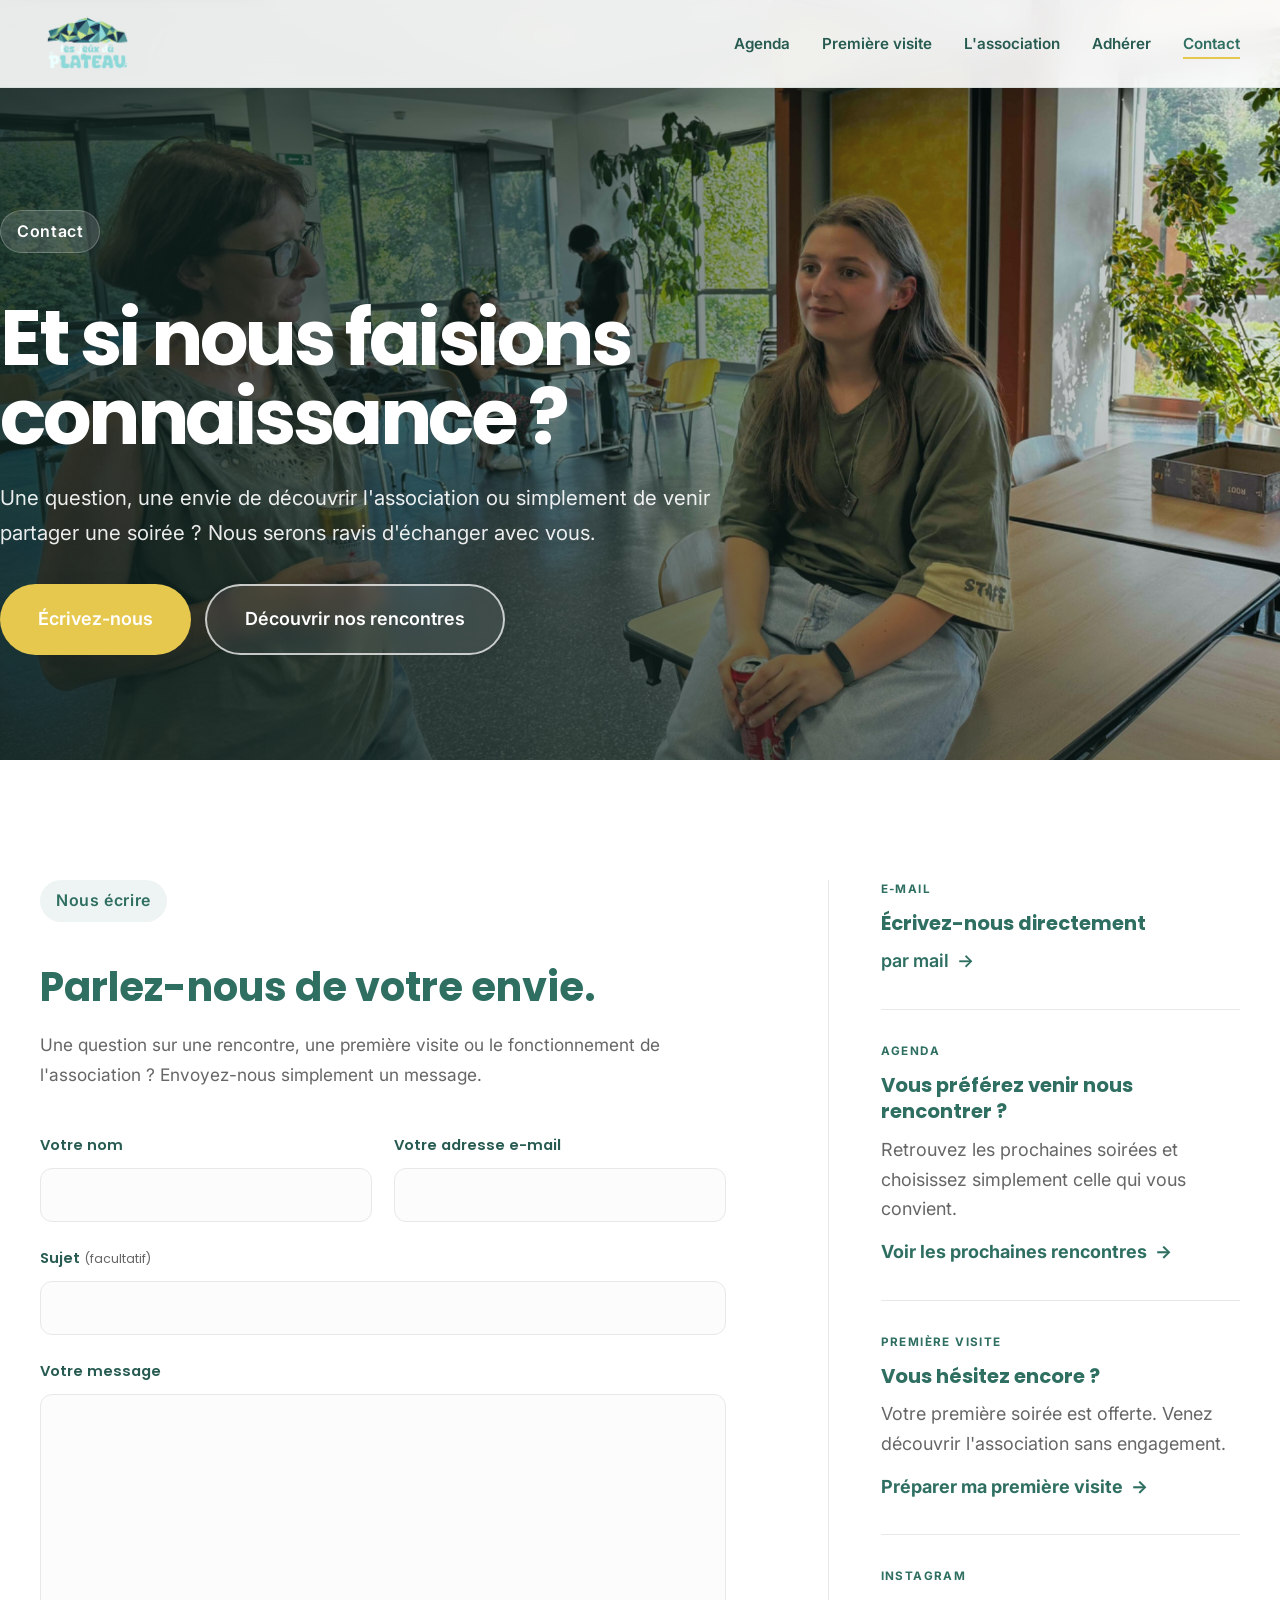
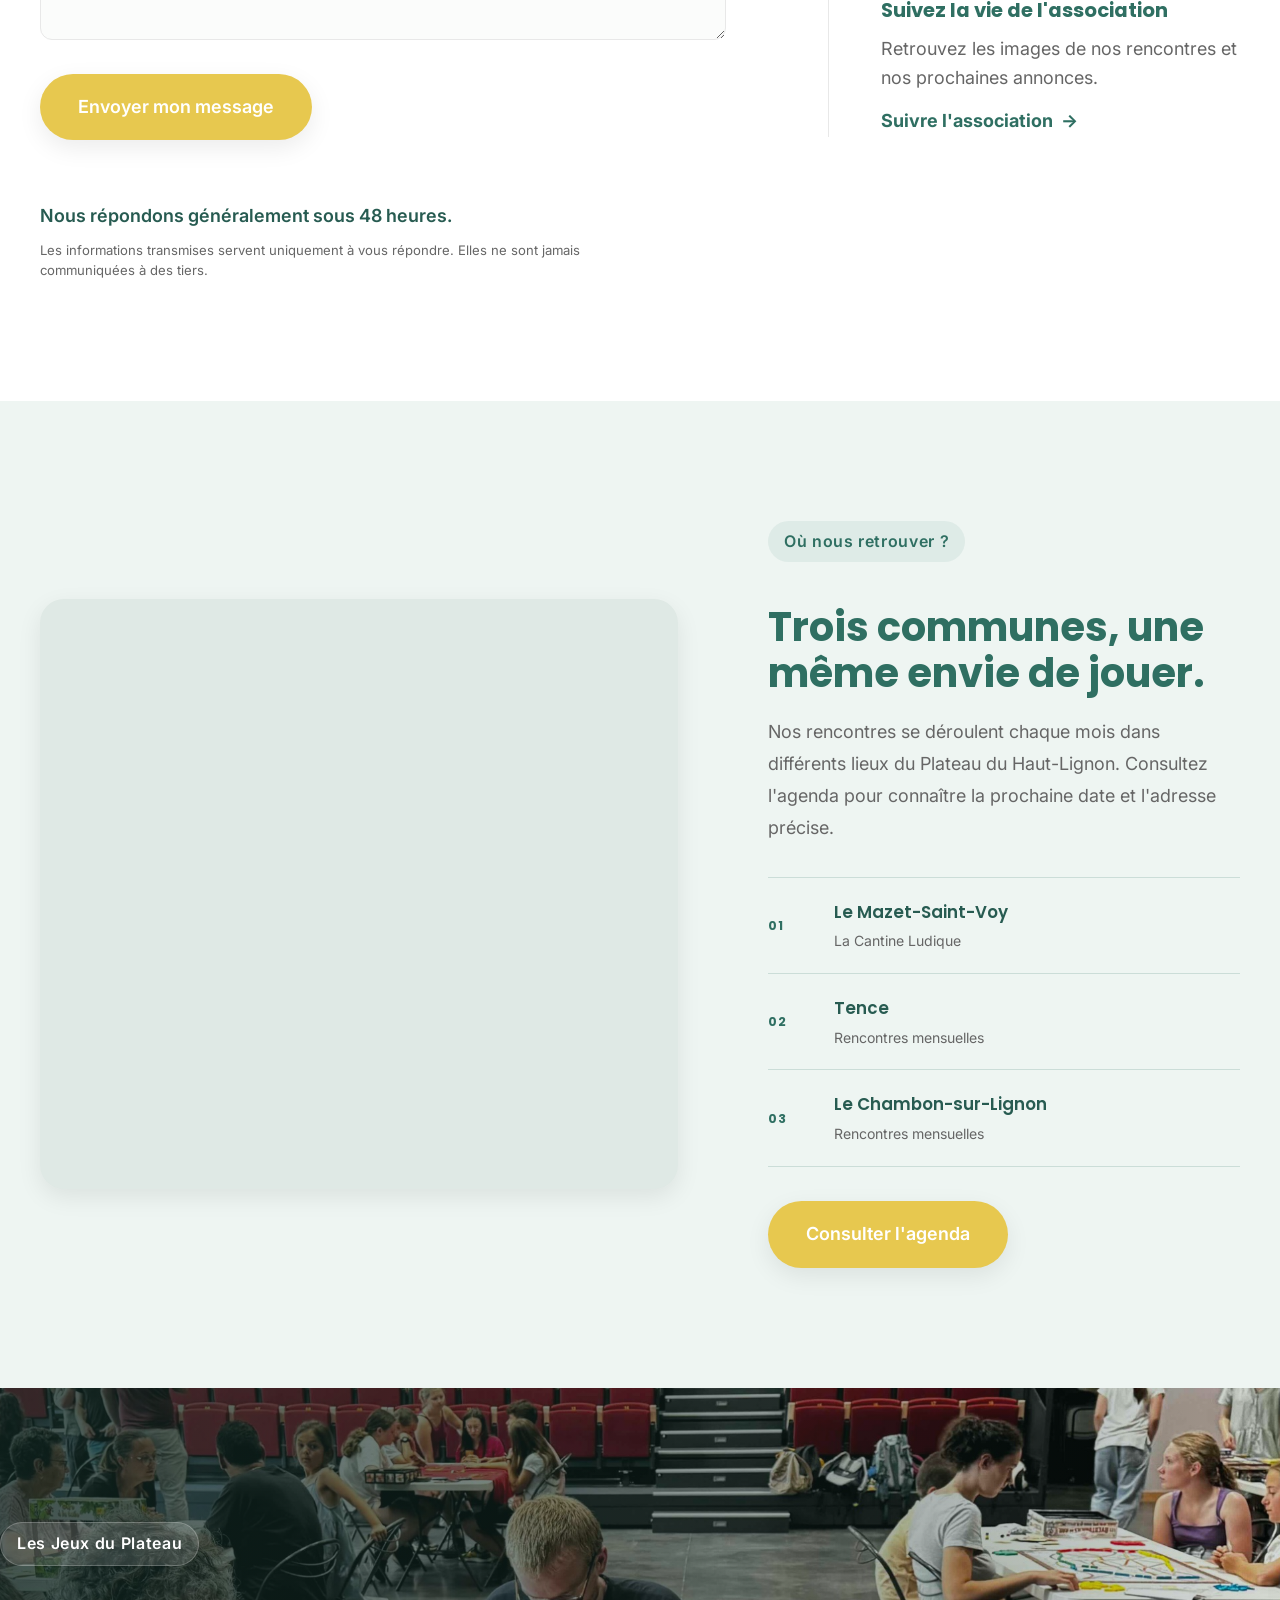
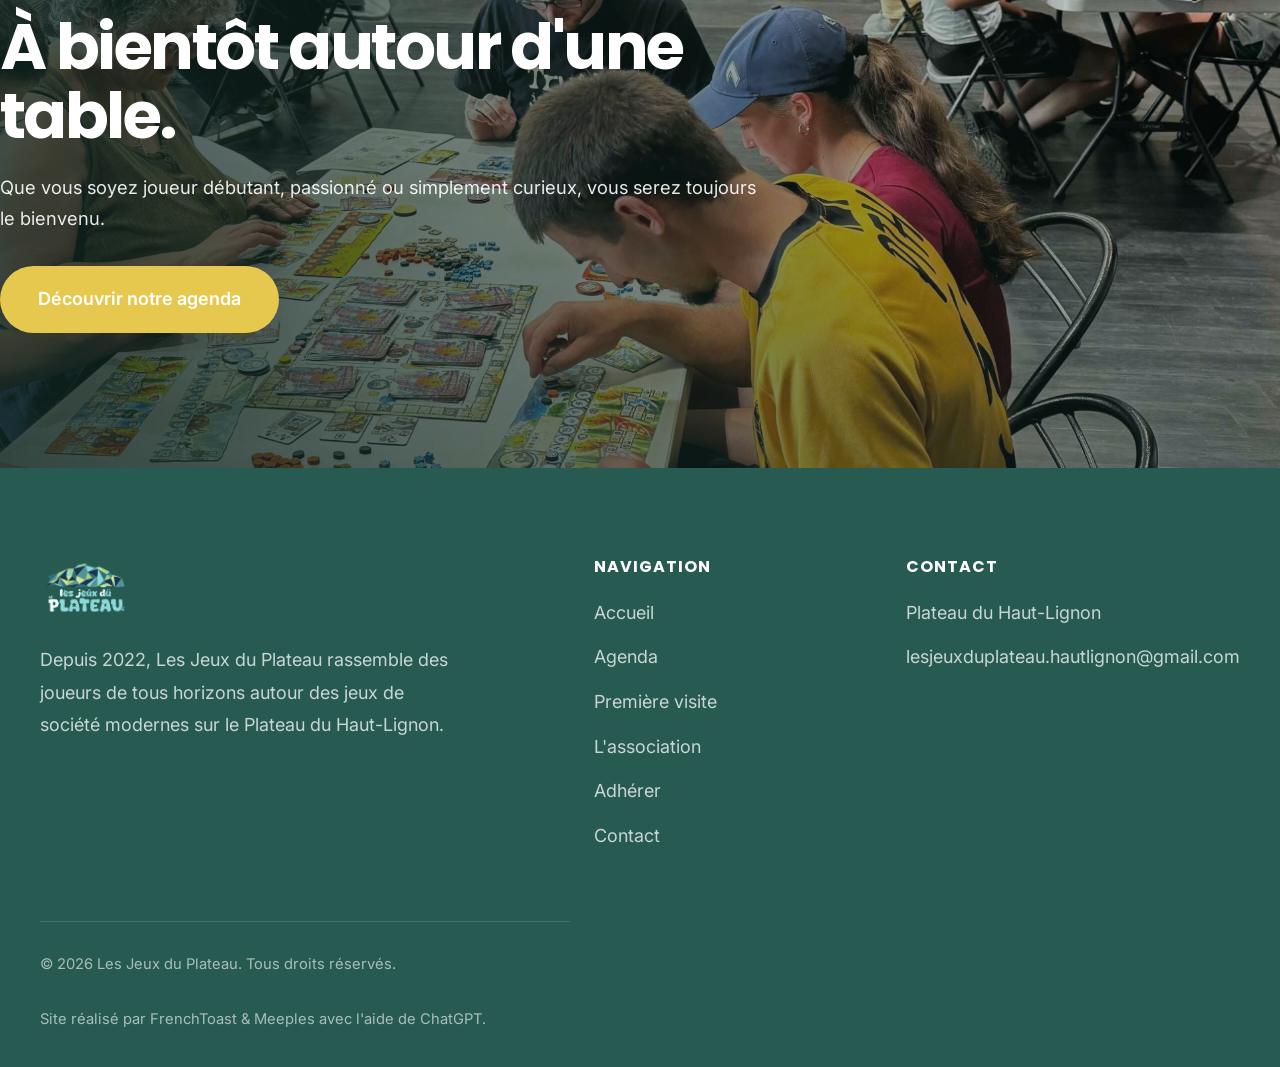
<file: contact.html>
<!DOCTYPE html>
<html lang="fr">

<head>
    <meta charset="utf-8">
    <meta name="viewport" content="width=device-width, initial-scale=1">

    <title>Contact | Les Jeux du Plateau</title>

    <meta name="description"
          content="Une question ou une envie de découvrir Les Jeux du Plateau ? Écrivez-nous et retrouvez nos lieux de rencontre au Mazet-Saint-Voy, à Tence et au Chambon-sur-Lignon.">

    <meta name="author" content="Les Jeux du Plateau">
    <meta name="theme-color" content="#2F6F62">
    <meta name="robots" content="index, follow, max-image-preview:large">

    <meta property="og:locale" content="fr_FR">
    <meta property="og:site_name" content="Les Jeux du Plateau">
    <meta property="og:title" content="Contact | Les Jeux du Plateau">
    <meta property="og:description"
          content="Et si nous faisions connaissance ? Écrivez-nous ou venez nous rencontrer sur le Plateau du Haut-Lignon.">
    <meta property="og:type" content="website">
    <meta property="og:url" content="https://lesjeuxduplateau.fr/contact.html">
    <meta property="og:image"
          content="https://lesjeuxduplateau.fr/assets/images/contact/hero-contact.jpg">
    <meta property="og:image:alt"
          content="Deux personnes échangeant pendant une rencontre des Jeux du Plateau">

    <meta name="twitter:card" content="summary_large_image">
    <meta name="twitter:title" content="Contact | Les Jeux du Plateau">
    <meta name="twitter:description"
          content="Et si nous faisions connaissance ?">
    <meta name="twitter:image"
          content="https://lesjeuxduplateau.fr/assets/images/contact/hero-contact.jpg">

    <link rel="canonical" href="https://lesjeuxduplateau.fr/contact.html">
    <link rel="icon" href="assets/logos/favicon.png" type="image/png">
    <link rel="apple-touch-icon" href="assets/logos/apple-touch-icon.png" sizes="180x180">
    <link rel="manifest" href="site.webmanifest">

    <link rel="preconnect" href="https://fonts.googleapis.com">
    <link rel="preconnect" href="https://fonts.gstatic.com" crossorigin>
    <link href="https://fonts.googleapis.com/css2?family=Inter:wght@400;500;600;700&family=Poppins:wght@500;600;700;800&display=swap"
          rel="stylesheet">

    <link rel="stylesheet" href="assets/css/style.css">
    <link rel="stylesheet" href="assets/css/contact.css">
</head>

<body class="contact-page">

    <a class="skip-link" href="#contenu-principal">
        Aller au contenu principal
    </a>

    <header class="site-header" id="site-header">
        <div class="container">

            <a class="logo" href="index.html" aria-label="Accueil">
                <img src="assets/logos/logo.png" alt="Logo Les Jeux du Plateau">
            </a>

            <nav class="main-nav" id="main-nav" aria-label="Navigation principale">
                <ul>
                    <li><a href="agenda.html">Agenda</a></li>
                    <li><a href="premiere-visite.html">Première visite</a></li>
                    <li><a href="association.html">L'association</a></li>
                    <li><a href="adherer.html">Adhérer</a></li>
                    <li><a href="contact.html" aria-current="page">Contact</a></li>
                </ul>
            </nav>

            <button class="menu-toggle"
                    id="menu-toggle"
                    type="button"
                    aria-controls="main-nav"
                    aria-expanded="false"
                    aria-label="Ouvrir le menu">
                <span></span>
                <span></span>
                <span></span>
            </button>

        </div>
    </header>

    <main id="contenu-principal">

        <section class="contact-hero">
            <div class="contact-hero-media" aria-hidden="true">
                <img src="assets/images/contact/hero-contact.jpg" alt="">
            </div>

            <div class="contact-hero-overlay"></div>

            <div class="container contact-hero-content">
                <span class="section-tag">Contact</span>

                <h1>Et si nous faisions<br>connaissance&nbsp;?</h1>

                <p>
                    Une question, une envie de découvrir l'association ou
                    simplement de venir partager une soirée&nbsp;?
                    Nous serons ravis d'échanger avec vous.
                </p>

                <div class="contact-hero-actions">
                    <a class="button button-primary" href="#nous-ecrire">
                        Écrivez-nous
                    </a>

                    <a class="button button-secondary contact-button-light"
                       href="agenda.html">
                        Découvrir nos rencontres
                    </a>
                </div>
            </div>
        </section>

        <section class="contact-write" id="nous-ecrire">
            <div class="container contact-write-grid">

                <div class="contact-form-column">
                    <span class="section-tag">Nous écrire</span>
                    <h2>Parlez-nous de votre envie.</h2>

                    <p class="contact-form-intro">
                        Une question sur une rencontre, une première visite ou
                        le fonctionnement de l'association&nbsp;? Envoyez-nous
                        simplement un message.
                    </p>

                    <form class="contact-form"
                          id="contact-form"
                          action="https://formspree.io/f/xnjeopgg"
                          method="post">

                        <div class="contact-form-row">
                            <div class="contact-field">
                                <label for="contact-name">Votre nom</label>
                                <input id="contact-name"
                                       name="name"
                                       type="text"
                                       autocomplete="name"
                                       required>
                            </div>

                            <div class="contact-field">
                                <label for="contact-email">Votre adresse e-mail</label>
                                <input id="contact-email"
                                       name="email"
                                       type="email"
                                       autocomplete="email"
                                       required>
                            </div>
                        </div>

                        <div class="contact-field">
                            <label for="contact-subject">
                                Sujet <span>(facultatif)</span>
                            </label>
                            <input id="contact-subject"
                                   name="subject"
                                   type="text">
                        </div>

                        <div class="contact-field">
                            <label for="contact-message">Votre message</label>
                            <textarea id="contact-message"
                                      name="message"
                                      rows="7"
                                      required></textarea>
                        </div>

                        <input type="hidden"
                               name="_subject"
                               value="Nouveau message depuis lesjeuxduplateau.fr">

                        <button class="button button-primary contact-submit"
                                type="submit">
                            Envoyer mon message
                        </button>


                        <p class="contact-form-status"
                           id="contact-form-status"
                           role="status"
                           aria-live="polite"></p>

                        <p class="contact-response-time">
                            Nous répondons généralement sous 48 heures.
                        </p>

                        <p class="contact-privacy">
                            Les informations transmises servent uniquement à
                            vous répondre. Elles ne sont jamais communiquées à
                            des tiers.
                        </p>
                    </form>
                </div>

                <aside class="contact-details" aria-label="Autres moyens de contact">

                    <div class="contact-detail">
                        <span class="contact-detail-label">E-mail</span>
                        <h3>Écrivez-nous directement</h3>
                        <a class="contact-email-link"
                           href="mailto:lesjeuxduplateau.hautlignon@gmail.com">
                            par mail
                            <span aria-hidden="true">→</span>
                        </a>
                    </div>

                    <div class="contact-detail">
                        <span class="contact-detail-label">Agenda</span>
                        <h3>Vous préférez venir nous rencontrer&nbsp;?</h3>
                        <p>
                            Retrouvez les prochaines soirées et choisissez
                            simplement celle qui vous convient.
                        </p>
                        <a class="contact-text-link" href="agenda.html">
                            Voir les prochaines rencontres
                            <span aria-hidden="true">→</span>
                        </a>
                    </div>

                    <div class="contact-detail">
                        <span class="contact-detail-label">Première visite</span>
                        <h3>Vous hésitez encore&nbsp;?</h3>
                        <p>
                            Votre première soirée est offerte. Venez découvrir
                            l'association sans engagement.
                        </p>
                        <a class="contact-text-link" href="premiere-visite.html">
                            Préparer ma première visite
                            <span aria-hidden="true">→</span>
                        </a>
                    </div>

                    <div class="contact-detail">
                        <span class="contact-detail-label">Instagram</span>
                        <h3>Suivez la vie de l'association</h3>
                        <p>
                            Retrouvez les images de nos rencontres et nos
                            prochaines annonces.
                        </p>
                        <a class="contact-text-link"
                           href="#"
                           aria-label="Instagram des Jeux du Plateau — lien à compléter">
                            Suivre l'association
                            <span aria-hidden="true">→</span>
                        </a>
                    </div>

                </aside>

            </div>
        </section>

        <section class="contact-locations">
            <div class="container contact-locations-grid">

                <div class="contact-map">
                    <iframe
                        title="Carte des lieux de rencontre des Jeux du Plateau"
                        src="https://www.google.com/maps?q=Plateau%20du%20Haut-Lignon%2C%20France&amp;z=10&amp;output=embed"
                        loading="lazy"
                        referrerpolicy="no-referrer-when-downgrade">
                    </iframe>
                </div>

                <div class="contact-locations-content">
                    <span class="section-tag">Où nous retrouver&nbsp;?</span>
                    <h2>Trois communes, une même envie de jouer.</h2>

                    <p>
                        Nos rencontres se déroulent chaque mois dans différents
                        lieux du Plateau du Haut-Lignon. Consultez l'agenda pour
                        connaître la prochaine date et l'adresse précise.
                    </p>

                    <ul class="contact-place-list">
                        <li>
                            <span class="contact-place-index">01</span>
                            <div>
                                <strong>Le Mazet-Saint-Voy</strong>
                                <span>La Cantine Ludique</span>
                            </div>
                        </li>

                        <li>
                            <span class="contact-place-index">02</span>
                            <div>
                                <strong>Tence</strong>
                                <span>Rencontres mensuelles</span>
                            </div>
                        </li>

                        <li>
                            <span class="contact-place-index">03</span>
                            <div>
                                <strong>Le Chambon-sur-Lignon</strong>
                                <span>Rencontres mensuelles</span>
                            </div>
                        </li>
                    </ul>

                    <a class="button button-primary" href="agenda.html">
                        Consulter l'agenda
                    </a>
                </div>

            </div>
        </section>

        <section class="contact-final-cta">
            <div class="contact-final-cta-media" aria-hidden="true">
                <img src="assets/images/contact/cta-contact.jpg"
                     loading="lazy"
                     alt="">
            </div>

            <div class="contact-final-cta-overlay"></div>

            <div class="container contact-final-cta-content">
                <span class="section-tag">Les Jeux du Plateau</span>

                <h2>À bientôt autour d'une table.</h2>

                <p>
                    Que vous soyez joueur débutant, passionné ou simplement
                    curieux, vous serez toujours le bienvenu.
                </p>

                <a class="button button-primary" href="agenda.html">
                    Découvrir notre agenda
                </a>
            </div>
        </section>

    </main>

    <footer class="site-footer">
        <div class="container">

            <div>
                <img class="footer-logo"
                     src="assets/logos/logo.png"
                     alt="Logo Les Jeux du Plateau">

                <p class="footer-description">
                    Depuis 2022, Les Jeux du Plateau rassemble des joueurs de
                    tous horizons autour des jeux de société modernes sur le
                    Plateau du Haut-Lignon.
                </p>
            </div>

            <div>
                <h3 class="footer-title">Navigation</h3>

                <div class="footer-links">
                    <a href="index.html">Accueil</a>
                    <a href="agenda.html">Agenda</a>
                    <a href="premiere-visite.html">Première visite</a>
                    <a href="association.html">L'association</a>
                    <a href="adherer.html">Adhérer</a>
                    <a href="contact.html">Contact</a>
                </div>
            </div>

            <div>
                <h3 class="footer-title">Contact</h3>

                <div class="footer-contact">
                    <p>Plateau du Haut-Lignon</p>
                    <p>
                        <a href="mailto:lesjeuxduplateau.hautlignon@gmail.com">
                            lesjeuxduplateau.hautlignon@gmail.com
                        </a>
                    </p>
                </div>
            </div>

        </div>

        <div class="container">
            <div class="footer-bottom">
                <p>© 2026 Les Jeux du Plateau. Tous droits réservés.</p>

                <p class="footer-credit">
                    Site réalisé par FrenchToast &amp; Meeples avec l'aide de ChatGPT.
                </p>
            </div>
        </div>
    </footer>

    <script defer src="assets/js/main.js"></script>
    <script defer src="assets/js/contact.js"></script>
</body>
</html>
</file>
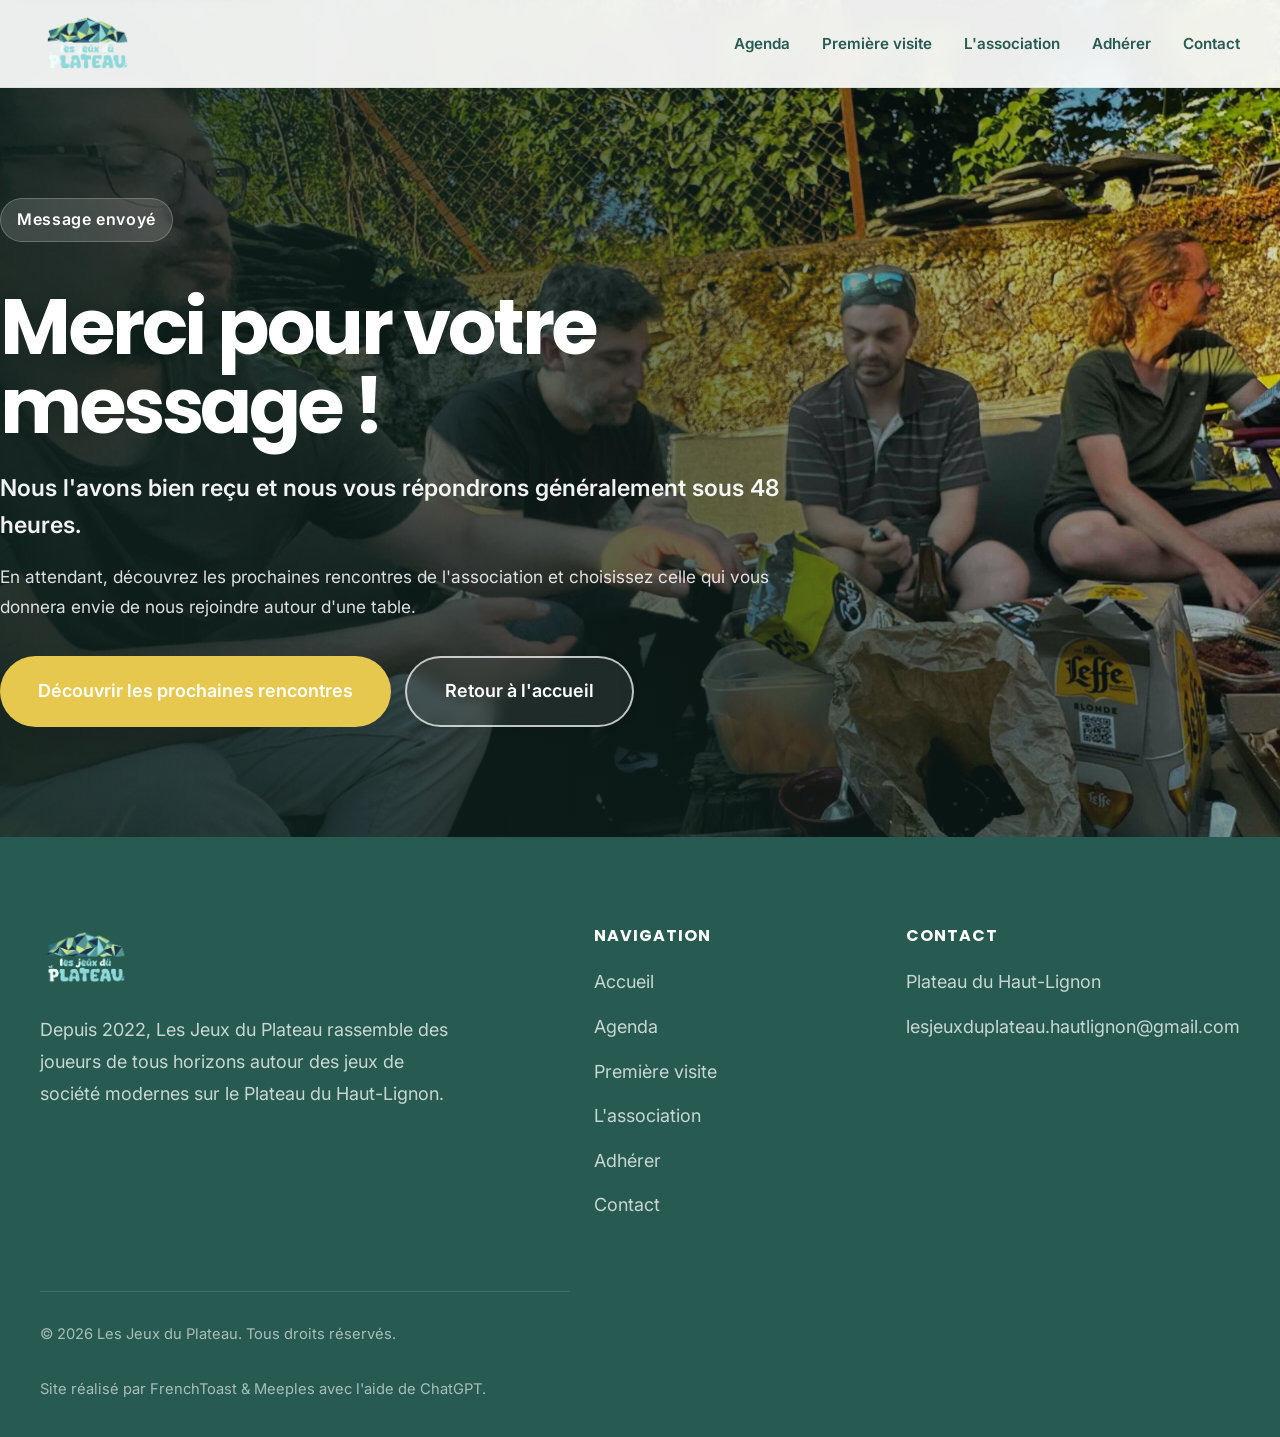
<file: merci.html>
<!DOCTYPE html>
<html lang="fr">

<head>
    <meta charset="utf-8">
    <meta name="viewport" content="width=device-width, initial-scale=1">

    <title>Merci pour votre message | Les Jeux du Plateau</title>

    <meta name="description"
          content="Votre message a bien été envoyé aux Jeux du Plateau. Nous vous répondrons généralement sous 48 heures.">

    <meta name="author" content="Les Jeux du Plateau">
    <meta name="theme-color" content="#2F6F62">
    <meta name="robots" content="noindex, follow">

    <link rel="canonical" href="https://lesjeuxduplateau.fr/merci.html">
    <link rel="icon" href="assets/logos/favicon.png" type="image/png">
    <link rel="apple-touch-icon" href="assets/logos/apple-touch-icon.png" sizes="180x180">
    <link rel="manifest" href="site.webmanifest">

    <link rel="preconnect" href="https://fonts.googleapis.com">
    <link rel="preconnect" href="https://fonts.gstatic.com" crossorigin>
    <link href="https://fonts.googleapis.com/css2?family=Inter:wght@400;500;600;700&family=Poppins:wght@500;600;700;800&display=swap"
          rel="stylesheet">

    <link rel="stylesheet" href="assets/css/style.css">
    <link rel="stylesheet" href="assets/css/merci.css">
</head>

<body class="thanks-page">

    <a class="skip-link" href="#contenu-principal">
        Aller au contenu principal
    </a>

    <header class="site-header" id="site-header">
        <div class="container">

            <a class="logo" href="index.html" aria-label="Accueil">
                <img src="assets/logos/logo.png" alt="Logo Les Jeux du Plateau">
            </a>

            <nav class="main-nav" id="main-nav" aria-label="Navigation principale">
                <ul>
                    <li><a href="agenda.html">Agenda</a></li>
                    <li><a href="premiere-visite.html">Première visite</a></li>
                    <li><a href="association.html">L'association</a></li>
                    <li><a href="adherer.html">Adhérer</a></li>
                    <li><a href="contact.html">Contact</a></li>
                </ul>
            </nav>

            <button class="menu-toggle"
                    id="menu-toggle"
                    type="button"
                    aria-controls="main-nav"
                    aria-expanded="false"
                    aria-label="Ouvrir le menu">
                <span></span>
                <span></span>
                <span></span>
            </button>

        </div>
    </header>

    <main id="contenu-principal">
        <section class="thanks-hero">
            <div class="thanks-hero-media" aria-hidden="true">
                <img src="assets/images/merci/merci-contact.jpg" alt="">
            </div>

            <div class="thanks-hero-overlay"></div>

            <div class="container thanks-hero-content">
                <span class="section-tag">Message envoyé</span>

                <h1>Merci pour votre message&nbsp;!</h1>

                <p class="thanks-lead">
                    Nous l'avons bien reçu et nous vous répondrons généralement
                    sous 48 heures.
                </p>

                <p class="thanks-secondary">
                    En attendant, découvrez les prochaines rencontres de
                    l'association et choisissez celle qui vous donnera envie
                    de nous rejoindre autour d'une table.
                </p>

                <div class="thanks-actions">
                    <a class="button button-primary" href="agenda.html">
                        Découvrir les prochaines rencontres
                    </a>

                    <a class="button button-secondary thanks-button-light"
                       href="index.html">
                        Retour à l'accueil
                    </a>
                </div>
            </div>
        </section>
    </main>

    <footer class="site-footer">
        <div class="container">

            <div>
                <img class="footer-logo"
                     src="assets/logos/logo.png"
                     alt="Logo Les Jeux du Plateau">

                <p class="footer-description">
                    Depuis 2022, Les Jeux du Plateau rassemble des joueurs de
                    tous horizons autour des jeux de société modernes sur le
                    Plateau du Haut-Lignon.
                </p>
            </div>

            <div>
                <h3 class="footer-title">Navigation</h3>

                <div class="footer-links">
                    <a href="index.html">Accueil</a>
                    <a href="agenda.html">Agenda</a>
                    <a href="premiere-visite.html">Première visite</a>
                    <a href="association.html">L'association</a>
                    <a href="adherer.html">Adhérer</a>
                    <a href="contact.html">Contact</a>
                </div>
            </div>

            <div>
                <h3 class="footer-title">Contact</h3>

                <div class="footer-contact">
                    <p>Plateau du Haut-Lignon</p>
                    <p>
                        <a href="mailto:lesjeuxduplateau.hautlignon@gmail.com">
                            lesjeuxduplateau.hautlignon@gmail.com
                        </a>
                    </p>
                </div>
            </div>

        </div>

        <div class="container">
            <div class="footer-bottom">
                <p>© 2026 Les Jeux du Plateau. Tous droits réservés.</p>

                <p class="footer-credit">
                    Site réalisé par FrenchToast &amp; Meeples avec l'aide de ChatGPT.
                </p>
            </div>
        </div>
    </footer>

    <script defer src="assets/js/main.js"></script>
</body>
</html>
</file>
<file: assets/css/style.css>
/* =======================================================
   LES JEUX DU PLATEAU — FEUILLE DE STYLE PRINCIPALE
   Sprint 2.2
======================================================= */

/* Socle du Design System */
@import url("01-variables.css");
@import url("02-reset.css");
@import url("03-base.css");
@import url("04-layout.css");
@import url("05-components.css");

/* Structure commune */
@import url("06-header.css");
@import url("07-footer.css");

/* Accueil */
@import url("home-hero.css");
@import url("08-hero.css");
@import url("home-intro.css");
@import url("home-events.css");
@import url("home-first-visit.css");
@import url("home-membership.css");
@import url("home-partners.css");

@import url("pages/premiere-visite.css");

/* Animations et responsive chargés en dernier */
@import url("09-animations.css");
@import url("10-responsive.css");

/* Accueil — Sprint 3.2 / V1.1 */
@import url("home-v11.css");


/* Correctif critique Sprint 3.2.4 — chargé après tous les imports */
/* Sprint 3.2.4 — correctif footer : cartes compactes et robustes */
.home-v11 .site-footer > .container:first-child {
    grid-template-columns: minmax(250px, 1.35fr) minmax(150px, .65fr) minmax(320px, 1fr);
    gap: clamp(38px, 5vw, 70px);
}

.home-v11 .footer-places {
    display: grid !important;
    grid-template-columns: 1fr;
    gap: 12px;
    width: 100%;
    max-width: 420px;
    margin: 0 0 28px;
}

.home-v11 .footer-place-card {
    display: block !important;
    width: 100%;
    min-width: 0;
    padding: 15px 17px;
    border: 1px solid rgba(255,255,255,.16);
    border-radius: 12px;
    background: rgba(255,255,255,.055);
    color: #fff !important;
    text-decoration: none !important;
    overflow: hidden;
    transition: transform .18s ease, border-color .18s ease, background .18s ease, box-shadow .18s ease;
}

.home-v11 .footer-place-card span {
    display: block !important;
    max-width: 100%;
    overflow-wrap: normal;
    word-break: normal;
}

.home-v11 .footer-place-card:hover,
.home-v11 .footer-place-card:focus-visible {
    transform: translateY(-2px);
    border-color: rgba(255,255,255,.42);
    background: rgba(255,255,255,.095);
    box-shadow: 0 10px 24px rgba(0,0,0,.14);
}

.home-v11 .footer-place-town {
    color: #fff;
    font-family: var(--font-title);
    font-size: 1rem;
    font-weight: 700;
    line-height: 1.3;
}

.home-v11 .footer-place-name {
    margin-top: 3px;
    color: rgba(255,255,255,.72);
    font-size: .92rem;
    line-height: 1.45;
}

.home-v11 .footer-place-route {
    margin-top: 10px;
    color: var(--color-secondary);
    font-size: .86rem;
    font-weight: 700;
    line-height: 1.3;
}

.home-v11 .footer-actions {
    display: grid;
    justify-items: start;
    gap: 14px;
}

.home-v11 .footer-instagram-link {
    color: rgba(255,255,255,.88);
    font-weight: 600;
    line-height: 1.45;
    text-decoration: none;
}

.home-v11 .footer-instagram-link:hover,
.home-v11 .footer-instagram-link:focus-visible {
    color: #fff;
    text-decoration: underline;
    text-underline-offset: 4px;
}

.home-v11 .footer-contact-button {
    display: inline-flex;
    align-items: center;
    justify-content: center;
    min-height: 44px;
    padding: 11px 20px;
    border: 1px solid rgba(255,255,255,.34);
    border-radius: 999px;
    background: rgba(255,255,255,.08);
    color: #fff !important;
    font-weight: 700;
    line-height: 1;
    text-decoration: none !important;
    transition: background .2s ease, border-color .2s ease, transform .2s ease;
}

.home-v11 .footer-contact-button:hover,
.home-v11 .footer-contact-button:focus-visible {
    border-color: rgba(255,255,255,.7);
    background: rgba(255,255,255,.16);
    transform: translateY(-2px);
}

@media (max-width: 1100px) {
    .home-v11 .site-footer > .container:first-child {
        grid-template-columns: minmax(240px, 1fr) minmax(145px, .6fr) minmax(300px, 1fr);
        gap: 34px;
    }
}

@media (max-width: 960px) {
    .home-v11 .site-footer > .container:first-child {
        grid-template-columns: 1fr;
        gap: 42px;
    }

    .home-v11 .footer-places {
        max-width: 520px;
    }
}

@media (max-width: 700px) {
    .home-v11 .footer-places {
        max-width: none;
    }

    .home-v11 .footer-place-card {
        padding: 15px 16px;
    }

    .home-v11 .footer-contact-button {
        min-width: 150px;
    }
}
</file>
<file: assets/css/adherer.css>
/* =======================================================
   LES JEUX DU PLATEAU — PAGE ADHÉRER
   Sprint 3.2 — Version finale
======================================================= */

.membership-page {
    background: var(--color-background);
}

.membership-page main {
    overflow: hidden;
}

.membership-page .site-header {
    background: rgba(255, 255, 255, .9);
    border-bottom: 1px solid rgba(47, 111, 98, .1);
    box-shadow: 0 8px 28px rgba(31, 62, 55, .06);
    backdrop-filter: blur(14px) saturate(140%);
    -webkit-backdrop-filter: blur(14px) saturate(140%);
}

.membership-page .site-header.scrolled {
    background: rgba(255, 255, 255, .97);
    border-bottom-color: var(--color-border);
    box-shadow: 0 10px 30px rgba(31, 62, 55, .1);
}

.membership-page .main-nav a,
.membership-page .site-header.scrolled .main-nav a {
    color: var(--color-primary-dark);
}

.membership-page .main-nav a:hover,
.membership-page .main-nav a[aria-current="page"] {
    color: var(--color-primary);
}

.membership-page .main-nav a[aria-current="page"]::after {
    transform: scaleX(1);
}

.membership-page .menu-toggle span,
.membership-page .site-header.scrolled .menu-toggle span {
    background: var(--color-primary-dark);
}

/* HERO ================================================== */

.membership-hero {
    position: relative;
    min-height: 760px;
    display: flex;
    align-items: flex-end;
    padding: calc(var(--header-height) + 120px) 0 105px;
    color: var(--color-white);
    isolation: isolate;
}

.membership-hero-media,
.membership-hero-overlay {
    position: absolute;
    inset: 0;
}

.membership-hero-media {
    z-index: -2;
    overflow: hidden;
}

.membership-hero-media img {
    width: 100%;
    height: 100%;
    object-fit: cover;
    object-position: center 44%;
    transform: scale(1.01);
}

.membership-hero-overlay {
    z-index: -1;
    background:
        linear-gradient(90deg,
            rgba(15, 35, 31, .82) 0%,
            rgba(15, 35, 31, .57) 48%,
            rgba(15, 35, 31, .16) 100%),
        linear-gradient(0deg,
            rgba(15, 35, 31, .4) 0%,
            transparent 45%);
}

.membership-hero-content {
    width: 100%;
}

.membership-hero-content > * {
    max-width: 760px;
}

.membership-hero .section-tag,
.membership-final-cta .section-tag {
    background: rgba(255, 255, 255, .14);
    color: var(--color-white);
    border: 1px solid rgba(255, 255, 255, .22);
}

.membership-hero h1 {
    margin: 22px 0 24px;
    color: var(--color-white);
    font-size: clamp(3rem, 6vw, 5.4rem);
    line-height: 1.02;
    letter-spacing: -.045em;
}

.membership-hero p {
    margin: 0 0 34px;
    color: rgba(255, 255, 255, .9);
    font-size: clamp(1.08rem, 1.7vw, 1.28rem);
    line-height: 1.72;
}

.membership-hero-actions {
    display: flex;
    gap: 14px;
    flex-wrap: wrap;
}

.membership-button-light {
    color: var(--color-white);
    border-color: rgba(255, 255, 255, .72);
    background: rgba(255, 255, 255, .08);
    backdrop-filter: blur(8px);
}

.membership-button-light:hover {
    color: var(--color-primary-dark);
    background: var(--color-white);
    border-color: var(--color-white);
}

/* TITRES DE SECTION ===================================== */

.membership-section-heading {
    max-width: 780px;
    margin: 0 auto 58px;
    text-align: center;
}

.membership-section-heading h2 {
    margin: 18px 0;
}

.membership-section-heading > p {
    max-width: 700px;
    margin: 0 auto;
    font-size: 1.12rem;
    line-height: 1.75;
}

/* POURQUOI NOUS REJOINDRE =============================== */

.membership-reasons {
    padding: var(--space-section) 0;
    background: var(--color-white);
}

.membership-reasons-grid {
    display: grid;
    grid-template-columns: repeat(4, 1fr);
    border-top: 1px solid var(--color-border);
    border-bottom: 1px solid var(--color-border);
}

.membership-reason {
    min-height: 290px;
    padding: 42px 34px;
    border-right: 1px solid var(--color-border);
}

.membership-reason:last-child {
    border-right: 0;
}

.membership-reason-number {
    display: block;
    margin-bottom: 42px;
    color: var(--color-primary);
    font-family: var(--font-title);
    font-size: .82rem;
    font-weight: 700;
    letter-spacing: .12em;
}

.membership-reason h3 {
    margin-bottom: 14px;
    font-size: 1.5rem;
}

.membership-reason p {
    margin: 0;
    line-height: 1.72;
}

/* PREMIÈRE SOIRÉE ======================================= */

.membership-first-visit {
    padding: var(--space-section) 0;
    background: var(--color-section-green);
}

.membership-first-visit-grid {
    display: grid;
    grid-template-columns: 1.15fr .85fr;
    gap: clamp(48px, 7vw, 90px);
    align-items: center;
}

.membership-first-visit-image {
    min-height: 590px;
    overflow: hidden;
    border-radius: var(--radius-large);
    box-shadow: var(--shadow-medium);
}

.membership-first-visit-image img {
    width: 100%;
    height: 100%;
    min-height: 590px;
    object-fit: cover;
    object-position: center 18%;
    transition: transform .7s ease;
}

.membership-first-visit-image:hover img {
    transform: scale(1.025);
}

.membership-first-visit-content {
    max-width: 570px;
}

.membership-first-visit-content h2 {
    margin: 20px 0 22px;
}

.membership-first-visit-lead {
    color: var(--color-primary-dark);
    font-family: var(--font-title);
    font-size: clamp(1.25rem, 2vw, 1.6rem);
    font-weight: 600;
    line-height: 1.45;
}

.membership-first-visit-content p {
    margin: 0 0 22px;
    line-height: 1.8;
}

.membership-first-visit-content .button {
    margin-top: 8px;
}

/* TARIFS ================================================= */

.membership-pricing {
    padding: var(--space-section) 0;
    background: var(--color-white);
}

.membership-pricing-grid {
    display: grid;
    grid-template-columns: repeat(2, minmax(0, 420px));
    justify-content: center;
    gap: 28px;
}

.membership-price-card {
    padding: 50px 40px;
    background: #fcfcfb;
    border: 1px solid var(--color-border);
    border-radius: var(--radius-large);
    text-align: center;
    transition:
        transform .25s ease,
        box-shadow .25s ease,
        border-color .25s ease;
}

.membership-price-card:hover {
    transform: translateY(-3px);
    border-color: rgba(47, 111, 98, .24);
    box-shadow: var(--shadow-medium);
}

.membership-price-label {
    margin: 0 0 24px;
    color: var(--color-text);
    font-family: var(--font-title);
    font-size: 1.3rem;
    font-weight: 600;
}

.membership-price {
    display: flex;
    justify-content: center;
    align-items: flex-start;
    gap: 6px;
    margin: 0 0 22px;
    color: var(--color-primary);
}

.membership-price strong {
    font-family: var(--font-title);
    font-size: clamp(4.3rem, 7vw, 5.6rem);
    line-height: .85;
    letter-spacing: -.06em;
}

.membership-price span {
    margin-top: 7px;
    font-size: 1.7rem;
    font-weight: 700;
}

.membership-price-card > p:last-child {
    max-width: 285px;
    margin: 0 auto;
}

.membership-validity {
    margin: 34px auto 0;
    text-align: center;
}

.membership-support {
    max-width: 760px;
    margin: 28px auto 0;
    padding-top: 28px;
    border-top: 1px solid var(--color-border);
    color: var(--color-text-light);
    text-align: center;
    line-height: 1.75;
}

/* ÉTAPES ================================================= */

.membership-steps {
    padding: var(--space-section) 0;
    background: #f4f3ee;
}

.membership-steps-list {
    position: relative;
    display: grid;
    grid-template-columns: repeat(3, 1fr);
    gap: 58px;
    max-width: 1080px;
    margin: 0 auto;
    padding: 0;
    list-style: none;
}

.membership-steps-list::before {
    content: "";
    position: absolute;
    top: 27px;
    left: 16%;
    right: 16%;
    height: 1px;
    background: rgba(47, 111, 98, .26);
}

.membership-step {
    position: relative;
    text-align: center;
}

.membership-step-number {
    position: relative;
    z-index: 1;
    display: inline-flex;
    width: 56px;
    height: 56px;
    align-items: center;
    justify-content: center;
    margin-bottom: 28px;
    border-radius: 50%;
    background: var(--color-primary);
    box-shadow: 0 0 0 10px #f4f3ee;
    color: var(--color-white);
    font-family: var(--font-title);
    font-weight: 700;
}

.membership-step h3 {
    margin-bottom: 12px;
    font-size: 1.25rem;
}

.membership-step p {
    margin: 0;
    line-height: 1.7;
}

/* MONETICO / CRÉDIT MUTUEL ============================== */

.membership-online {
    padding: var(--space-section) 0;
    background: var(--color-white);
}

.membership-online-card {
    max-width: 1000px;
    margin: 0 auto;
    padding: clamp(50px, 7vw, 82px);
    border: 1px solid rgba(47, 111, 98, .14);
    border-radius: var(--radius-large);
    background:
        radial-gradient(circle at top right,
            rgba(47, 111, 98, .08),
            transparent 35%),
        #fcfcfb;
    box-shadow: var(--shadow-small);
    text-align: center;
}

.membership-online-heading {
    max-width: 720px;
    margin: 0 auto;
}

.membership-online-heading h2 {
    margin: 18px 0 20px;
}

.membership-online-heading p {
    margin: 0;
    font-size: 1.1rem;
    line-height: 1.78;
}

.membership-online-prompt {
    margin: 34px 0 20px;
    color: var(--color-primary-dark);
    font-family: var(--font-title);
    font-weight: 600;
}

.membership-online-button {
    display: inline-flex;
    gap: 14px;
    align-items: center;
    justify-content: center;
    min-width: min(100%, 420px);
    padding: 18px 30px;
    font-size: 1.02rem;
}

.membership-online-button span {
    font-size: 1.2rem;
    transition: transform .25s ease;
}

.membership-online-button:hover span {
    transform: translate(2px, -2px);
}

.membership-trust {
    max-width: 720px;
    margin: 42px auto 0;
    padding-top: 34px;
    border-top: 1px solid var(--color-border);
}

.membership-secure-badge {
    display: inline-flex;
    align-items: center;
    gap: 10px;
    margin-bottom: 28px;
    color: var(--color-primary-dark);
    font-size: .92rem;
    font-weight: 700;
    letter-spacing: .02em;
}

.membership-lock {
    position: relative;
    display: inline-block;
    width: 17px;
    height: 14px;
    margin-top: 5px;
    border-radius: 3px;
    background: var(--color-primary);
}

.membership-lock::before {
    content: "";
    position: absolute;
    left: 3px;
    top: -8px;
    width: 9px;
    height: 10px;
    border: 2px solid var(--color-primary);
    border-bottom: 0;
    border-radius: 8px 8px 0 0;
}

.membership-partner-logos {
    display: flex;
    align-items: center;
    justify-content: center;
    gap: clamp(20px, 4vw, 44px);
    margin-bottom: 25px;
}

.membership-partner-name {
    display: flex;
    min-width: 230px;
    min-height: 82px;
    flex-direction: column;
    align-items: center;
    justify-content: center;
    padding: 16px 22px;
    border: 1px solid rgba(47, 111, 98, .16);
    border-radius: 14px;
    background: rgba(255, 255, 255, .72);
}

.membership-partner-kicker {
    margin-bottom: 5px;
    color: var(--color-text-light);
    font-size: .7rem;
    font-weight: 700;
    letter-spacing: .11em;
    text-transform: uppercase;
}

.membership-partner-name strong {
    color: var(--color-primary-dark);
    font-family: var(--font-title);
    font-size: 1rem;
    line-height: 1.25;
}

.membership-partner-name-bank strong {
    font-size: 1.08rem;
}

.membership-partner-separator {
    color: var(--color-text-light);
    font-size: 1.1rem;
}

.membership-trust > p {
    max-width: 620px;
    margin: 0 auto;
    color: var(--color-text-light);
    font-size: .92rem;
    line-height: 1.65;
}

.membership-external-note {
    margin: 18px 0 0;
    color: var(--color-text-light);
    font-size: .82rem;
}

/* CTA FINAL ============================================== */

.membership-final-cta {
    position: relative;
    min-height: 680px;
    display: flex;
    align-items: center;
    padding: 110px 0;
    color: var(--color-white);
    isolation: isolate;
}

.membership-final-cta-media,
.membership-final-cta-overlay {
    position: absolute;
    inset: 0;
}

.membership-final-cta-media {
    z-index: -2;
    overflow: hidden;
}

.membership-final-cta-media img {
    width: 100%;
    height: 100%;
    object-fit: cover;
    object-position: center 44%;
}

.membership-final-cta-overlay {
    z-index: -1;
    background:
        linear-gradient(
            90deg,
            rgba(20, 38, 34, .68) 0%,
            rgba(20, 38, 34, .42) 42%,
            rgba(20, 38, 34, .15) 100%
        ),
        linear-gradient(
            0deg,
            rgba(20, 38, 34, .18),
            transparent 60%
        );
}

.membership-final-cta-content {
    width: 100%;
}

.membership-final-cta-content > * {
    max-width: 760px;
}

.membership-final-cta h2 {
    margin: 22px 0;
    color: var(--color-white);
    font-size: clamp(2.4rem, 5vw, 4.5rem);
    line-height: 1.08;
    letter-spacing: -.04em;
}

.membership-final-cta p {
    margin: 0 0 32px;
    color: rgba(255, 255, 255, .88);
    font-size: 1.15rem;
}

/* RESPONSIVE ============================================= */

@media (max-width: 1050px) {
    .membership-reasons-grid {
        grid-template-columns: repeat(2, 1fr);
    }

    .membership-reason:nth-child(2) {
        border-right: 0;
    }

    .membership-reason:nth-child(-n+2) {
        border-bottom: 1px solid var(--color-border);
    }

    .membership-first-visit-grid {
        gap: 48px;
    }

    .membership-first-visit-image,
    .membership-first-visit-image img {
        min-height: 500px;
    }
}

@media (max-width: 760px) {
    .membership-hero {
        min-height: 690px;
        padding: calc(var(--header-height) + 90px) 0 72px;
    }

    .membership-hero-overlay {
        background:
            linear-gradient(0deg,
                rgba(15, 35, 31, .87) 0%,
                rgba(15, 35, 31, .57) 65%,
                rgba(15, 35, 31, .27) 100%);
    }

    .membership-hero h1 br {
        display: none;
    }

    .membership-reasons,
    .membership-first-visit,
    .membership-pricing,
    .membership-steps,
    .membership-online {
        padding: 78px 0;
    }

    .membership-section-heading {
        margin-bottom: 42px;
    }

    .membership-reasons-grid {
        grid-template-columns: 1fr;
    }

    .membership-reason {
        min-height: 0;
        padding: 32px 8px;
        border-right: 0;
        border-bottom: 1px solid var(--color-border);
    }

    .membership-reason:nth-child(-n+2) {
        border-bottom: 1px solid var(--color-border);
    }

    .membership-reason:last-child {
        border-bottom: 0;
    }

    .membership-reason-number {
        margin-bottom: 18px;
    }

    .membership-first-visit-grid,
    .membership-pricing-grid,
    .membership-steps-list {
        grid-template-columns: 1fr;
    }

    .membership-first-visit-image,
    .membership-first-visit-image img {
        min-height: 400px;
    }

    .membership-first-visit-content {
        max-width: none;
    }

    .membership-price-card {
        padding: 42px 26px;
    }

    .membership-steps-list {
        gap: 0;
        text-align: left;
    }

    .membership-steps-list::before {
        top: 24px;
        bottom: 24px;
        left: 25px;
        right: auto;
        width: 1px;
        height: auto;
    }

    .membership-step {
        display: grid;
        grid-template-columns: 52px 1fr;
        gap: 20px;
        padding-bottom: 38px;
        text-align: left;
    }

    .membership-step:last-child {
        padding-bottom: 0;
    }

    .membership-step-number {
        width: 50px;
        height: 50px;
        margin: 0;
        box-shadow: 0 0 0 8px #f4f3ee;
    }

    .membership-online-card {
        padding: 48px 24px;
    }

    .membership-partner-logos {
        gap: 18px;
    }

    .membership-partner-name {
        min-width: 0;
        width: 43%;
    }

    .membership-final-cta {
        min-height: 600px;
        padding: 90px 0;
    }

    .membership-final-cta-overlay {
        background:
            linear-gradient(0deg,
                rgba(16, 38, 33, .9) 0%,
                rgba(16, 38, 33, .62) 70%,
                rgba(16, 38, 33, .34) 100%);
    }
}

@media (max-width: 520px) {
    .membership-hero-actions {
        flex-direction: column;
        align-items: stretch;
    }

    .membership-hero-actions .button,
    .membership-first-visit-content .button,
    .membership-online-button,
    .membership-final-cta .button {
        width: 100%;
    }

    .membership-online-card {
        border-radius: var(--radius-medium);
    }

    .membership-partner-logos {
        flex-direction: column;
    }

    .membership-partner-name {
        width: min(280px, 92%);
    }

    .membership-partner-separator {
        display: none;
    }
}

@media (prefers-reduced-motion: reduce) {
    .membership-first-visit-image img,
    .membership-price-card,
    .membership-online-button span {
        transition: none;
    }
}
</file>
<file: assets/css/agenda.css>
/* ==========================================================
   AGENDA — LES JEUX DU PLATEAU
   Sprint 3.3.6 — Audit final Agenda
   ========================================================== */

.agenda-page {
    background: var(--color-white);
}

/* Header lisible sur le hero */
.agenda-page .site-header {
    position: fixed;
    top: 0;
    left: 0;
    right: 0;
    z-index: 1000;
    background: rgba(255, 255, 255, .94);
    border-bottom: 1px solid rgba(47, 111, 98, .10);
    box-shadow: 0 8px 30px rgba(24, 56, 49, .06);
    -webkit-backdrop-filter: blur(16px);
    backdrop-filter: blur(16px);
}
.agenda-page .site-header .main-nav a { color: var(--color-text); }
.agenda-page .site-header .main-nav a:hover,
.agenda-page .site-header .main-nav a[aria-current="page"] { color: var(--color-primary); }
.agenda-page .site-header .main-nav a[aria-current="page"]::after { background: var(--color-primary); }
.agenda-page .site-header .menu-toggle span { background: var(--color-text); }

/* HERO */
.agenda-hero {
    position: relative;
    min-height: 820px;
    display: flex;
    align-items: center;
    overflow: hidden;
    padding: calc(var(--header-height) + 86px) 0 96px;
    color: var(--color-white);
}
.agenda-hero-media,
.agenda-hero-overlay { position: absolute; inset: 0; }
.agenda-hero-media img { width: 100%; height: 100%; object-fit: cover; object-position: center 44%; transform: scale(1.015); }
.agenda-hero-overlay {
    background:
        radial-gradient(circle at 72% 40%, rgba(255, 255, 255, .08), transparent 34%),
        linear-gradient(90deg, rgba(18, 62, 53, .88) 0%, rgba(31, 88, 75, .72) 48%, rgba(19, 57, 49, .42) 100%);
}
.agenda-hero-grid {
    position: relative;
    z-index: 2;
    display: grid;
    grid-template-columns: minmax(0, 1.08fr) minmax(390px, .72fr);
    gap: clamp(54px, 6vw, 92px);
    align-items: center;
}
.agenda-hero-copy { max-width: 760px; }
.agenda-hero .section-tag { border: 1px solid rgba(255,255,255,.18); background: rgba(255,255,255,.09); color: var(--color-white); box-shadow: inset 0 1px 0 rgba(255,255,255,.08); }
.agenda-hero h1 {
    max-width: 800px;
    margin: 26px 0 30px;
    color: var(--color-white);
    font-size: clamp(3.9rem, 6.15vw, 6.85rem);
    line-height: .94;
    letter-spacing: -.06em;
    text-wrap: balance;
}
.agenda-hero-copy > p {
    max-width: 670px;
    margin: 0 0 40px;
    color: rgba(255,255,255,.86);
    font-size: clamp(1.08rem, 1.45vw, 1.28rem);
    line-height: 1.72;
}
.agenda-hero .button-primary { padding: 13px 25px; background: var(--color-accent); color: var(--color-text); box-shadow: 0 12px 30px rgba(12, 36, 31, .18); }
.agenda-hero .button-primary:hover { background: var(--color-accent-light); }
.agenda-hero-reassurance {
    margin: 18px 0 0 !important;
    color: rgba(255,255,255,.72) !important;
    font-size: .84rem !important;
    font-weight: 600;
    letter-spacing: .01em;
    line-height: 1.55 !important;
}

/* Prochaine rencontre */
.next-event {
    overflow: hidden;
    border: 1px solid rgba(255,255,255,.34);
    border-radius: var(--radius-large);
    background: rgba(255,255,255,.97);
    color: var(--color-text);
    box-shadow: 0 34px 85px rgba(8, 32, 27, .30);
    transform: translateY(4px);
}
.next-event-kicker {
    margin: 0;
    padding: 16px 26px;
    background: var(--color-accent);
    color: var(--color-text);
    font-size: .78rem;
    font-weight: 800;
    letter-spacing: .16em;
    text-transform: uppercase;
}
.next-event-date {
    display: flex;
    align-items: baseline;
    gap: 12px;
    padding: 30px 34px 22px;
    border-bottom: 1px solid #e8ecea;
}
.next-event-day { color: var(--color-primary); font: 800 clamp(4rem, 7vw, 6.4rem)/.85 Poppins, sans-serif; letter-spacing: -.07em; }
.next-event-month { color: var(--color-text-light); font-size: 1rem; font-weight: 800; letter-spacing: .13em; text-transform: uppercase; }
.next-event-content { padding: 30px 34px 36px; }
.next-event-label { margin: 0 0 8px; color: var(--color-primary); font-size: .76rem; font-weight: 800; letter-spacing: .14em; text-transform: uppercase; }
.next-event h2 { margin: 0 0 25px; color: var(--color-text); font-size: clamp(1.8rem, 2.5vw, 2.55rem); line-height: 1.08; }
.next-event-details { display: grid; grid-template-columns: 1fr 1fr; gap: 18px 24px; margin: 0 0 27px; }
.next-event-details div { border-top: 1px solid #e5e9e7; padding-top: 12px; }
.next-event-details dt { margin-bottom: 4px; color: var(--color-text-light); font-size: .72rem; font-weight: 700; letter-spacing: .1em; text-transform: uppercase; }
.next-event-details dd { margin: 0; color: var(--color-text); font-weight: 700; line-height: 1.35; }
.next-event-link { color: var(--color-primary); font-weight: 800; text-decoration: none; }
.next-event-link span { display: inline-block; transition: transform .2s ease; }
.next-event-link:hover span { transform: translateX(5px); }

/* CITATION */
.agenda-quote { padding: 140px 0; background: #f4f7f5; overflow: hidden; }
.agenda-quote p {
    max-width: 1220px;
    margin: 0;
    color: #cbd8d3;
    font: 700 clamp(3.4rem, 7vw, 7.4rem)/1.04 Poppins, sans-serif;
    letter-spacing: -.055em;
}

/* TITRES DE SECTION */
.agenda-section-heading { max-width: 800px; margin-bottom: 58px; }
.agenda-section-heading h2,
.calendar-heading h2,
.agenda-welcome h2,
.agenda-faq h2,
.agenda-cta h2 { margin-top: 18px; }
.agenda-section-heading > p { max-width: 650px; color: var(--color-text-light); font-size: 1.08rem; }
.agenda-section-heading-centered { margin-right: auto; margin-left: auto; text-align: center; }

/* RYTHME DES RENCONTRES */
.agenda-rhythm { padding: var(--space-section) 0; background: var(--color-white); }
.rhythm-grid { display: grid; grid-template-columns: repeat(3, minmax(0, 1fr)); gap: 24px; }
.rhythm-card {
    display: block;
    overflow: hidden;
    border: 1px solid #e3e9e6;
    border-radius: var(--radius-large);
    background: var(--color-white);
    color: var(--color-text);
    text-decoration: none;
    box-shadow: 0 14px 38px rgba(31, 66, 58, .07);
    transition: transform .24s ease, border-color .24s ease, box-shadow .24s ease;
}
.rhythm-card:hover,
.rhythm-card:focus-visible {
    transform: translateY(-4px);
    border-color: rgba(47, 111, 98, .25);
    box-shadow: 0 22px 50px rgba(31, 66, 58, .12);
}
.rhythm-card:focus-visible { outline: 3px solid rgba(47, 111, 98, .22); outline-offset: 4px; }
.rhythm-image { height: 250px; overflow: hidden; background: #edf2ef; }
.rhythm-image img {
    width: 100%;
    height: 100%;
    object-fit: cover;
    transition: transform .5s ease;
}
.rhythm-mazet .rhythm-image img { object-position: center 42%; }
.rhythm-tence .rhythm-image img { object-position: center 38%; }
.rhythm-chambon .rhythm-image img { object-position: center 48%; }
.rhythm-card:hover .rhythm-image img { transform: scale(1.025); }
.rhythm-content { position: relative; min-height: 320px; padding: 34px 32px 32px; border-top: 5px solid var(--place-color); }
.rhythm-mazet { --place-color: #4d8cc9; }
.rhythm-tence { --place-color: #64a574; }
.rhythm-chambon { --place-color: #e58a45; }
.rhythm-index { position: absolute; top: 28px; right: 28px; color: #e5ebe8; font: 800 2.45rem/1 Poppins, sans-serif; }
.rhythm-day { max-width: 76%; margin: 0 0 16px; color: var(--place-color); font-size: .72rem; font-weight: 800; letter-spacing: .1em; line-height: 1.45; text-transform: uppercase; }
.rhythm-content h3 { max-width: 88%; margin: 0 0 24px; font-size: clamp(1.75rem, 2.1vw, 2.35rem); line-height: 1.08; }
.rhythm-place { margin: 0 0 5px; color: var(--color-text); font-weight: 700; }
.rhythm-time { margin: 0 0 30px; color: var(--color-text-light); }
.rhythm-link { position: absolute; left: 32px; bottom: 31px; color: var(--color-primary); font-weight: 800; }
.rhythm-link span { display: inline-block; margin-left: 4px; transition: transform .2s ease; }
.rhythm-card:hover .rhythm-link span { transform: translateX(5px); }
.rhythm-note { max-width: 760px; margin: 36px auto 0; color: var(--color-text-light); text-align: center; }

/* PREMIÈRE VISITE */
.agenda-welcome { padding: 0 0 var(--space-section); background: var(--color-white); }
.agenda-welcome-card {
    display: grid;
    grid-template-columns: .9fr 1.1fr;
    gap: 72px;
    align-items: center;
    padding: 72px;
    border-radius: var(--radius-large);
    background: var(--color-primary);
    color: var(--color-white);
}
.agenda-welcome-card .section-tag { background: rgba(255,255,255,.12); color: var(--color-white); }
.agenda-welcome h2 { margin-bottom: 0; color: var(--color-white); }
.agenda-welcome-text p { color: rgba(255,255,255,.84); font-size: 1.06rem; }
.agenda-welcome-text strong { color: var(--color-white); }
.agenda-welcome-text .button { margin-top: 12px; background: var(--color-accent); color: var(--color-text); }

/* CALENDRIER — SPRINT 3.3.4 */
.agenda-calendar {
    position: relative;
    padding: var(--space-section) 0;
    overflow: hidden;
    background:
        radial-gradient(circle at 8% 10%, rgba(47, 111, 98, .08), transparent 34%),
        #f4f7f5;
}
.calendar-heading {
    display: grid;
    grid-template-columns: 1.05fr .75fr;
    gap: 80px;
    align-items: end;
    margin-bottom: 52px;
}
.calendar-heading h2 { max-width: 760px; }
.calendar-heading p {
    max-width: 560px;
    margin: 0 0 10px;
    color: var(--color-text-light);
    font-size: 1.06rem;
    line-height: 1.75;
}
.calendar-shell {
    overflow: hidden;
    border: 1px solid rgba(47, 111, 98, .14);
    border-radius: var(--radius-large);
    background: var(--color-white);
    box-shadow: 0 28px 72px rgba(31, 66, 58, .12);
}
.calendar-toolbar {
    display: flex;
    align-items: center;
    justify-content: space-between;
    gap: 28px;
    padding: 25px 30px;
    border-bottom: 1px solid #e4ebe7;
    background: rgba(255, 255, 255, .98);
}
.calendar-toolbar p { margin: 0; }
.calendar-toolbar-kicker {
    margin-bottom: 5px !important;
    color: var(--color-primary);
    font-size: .72rem;
    font-weight: 800;
    letter-spacing: .13em;
    text-transform: uppercase;
}
.calendar-toolbar-title {
    color: var(--color-text);
    font: 700 1.1rem/1.35 Poppins, sans-serif;
}
.calendar-external-link {
    flex: 0 0 auto;
    display: inline-flex;
    align-items: center;
    gap: 8px;
    padding: 11px 17px;
    border: 1px solid rgba(47, 111, 98, .2);
    border-radius: 999px;
    color: var(--color-primary);
    font-size: .88rem;
    font-weight: 800;
    text-decoration: none;
    transition: background .2s ease, border-color .2s ease, transform .2s ease;
}
.calendar-external-link:hover,
.calendar-external-link:focus-visible {
    transform: translateY(-1px);
    border-color: rgba(47, 111, 98, .38);
    background: #eef5f2;
}
.calendar-external-link:focus-visible {
    outline: 3px solid rgba(47, 111, 98, .18);
    outline-offset: 3px;
}
.calendar-frame {
    min-height: 680px;
    padding: 12px;
    background: #f7f9f8;
}
.google-calendar {
    display: block;
    width: 100%;
    height: 680px;
    border: 0;
    border-radius: calc(var(--radius-large) - 10px);
    background: var(--color-white);
}
.calendar-help {
    margin: 18px 0 0;
    color: var(--color-text-light);
    font-size: .88rem;
    text-align: center;
}

/* COMMENT ÇA MARCHE */
.agenda-how { padding: var(--space-section) 0; background: var(--color-white); }
.how-grid { display: grid; grid-template-columns: repeat(3, 1fr); gap: 26px; }
.how-grid article { padding: 44px 38px; border: 1px solid #e2e8e5; border-radius: var(--radius-medium); }
.how-grid article > span { display: block; margin-bottom: 42px; color: var(--color-primary); font: 800 2.2rem/1 Poppins, sans-serif; }
.how-grid h3 { margin: 0 0 14px; font-size: 1.55rem; }
.how-grid p { margin: 0; color: var(--color-text-light); }

/* FAQ */
.agenda-faq { padding: var(--space-section) 0; background: #f4f7f5; }
.agenda-faq-grid { display: grid; grid-template-columns: .9fr 1.1fr; gap: 90px; align-items: start; }
.faq-list { border-top: 1px solid #d9e2de; }
.faq-list details { border-bottom: 1px solid #d9e2de; }
.faq-list summary { position: relative; padding: 25px 42px 25px 0; cursor: pointer; color: var(--color-text); font-size: 1.08rem; font-weight: 800; list-style: none; }
.faq-list summary::-webkit-details-marker { display: none; }
.faq-list summary::after { content: "+"; position: absolute; right: 4px; top: 22px; color: var(--color-primary); font-size: 1.5rem; }
.faq-list details[open] summary::after { content: "−"; }
.faq-list details p { margin: -5px 0 25px; color: var(--color-text-light); }

/* CTA */
.agenda-cta { padding: var(--space-section) 0; background: var(--color-white); }
.agenda-cta-card { padding: 84px 52px; border-radius: var(--radius-large); background: var(--color-primary); text-align: center; }
.agenda-cta-card .section-tag { background: rgba(255,255,255,.12); color: var(--color-white); }
.agenda-cta h2 { max-width: 900px; margin-right: auto; margin-left: auto; color: var(--color-white); }
.agenda-cta p { max-width: 680px; margin: 0 auto 34px; color: rgba(255,255,255,.84); font-size: 1.08rem; }
.agenda-cta .button { background: var(--color-accent); color: var(--color-text); }

@media (max-width: 1080px) {
    .agenda-hero-grid { grid-template-columns: 1fr .8fr; gap: 48px; }
    .rhythm-grid { grid-template-columns: repeat(2, 1fr); }
    .rhythm-card:last-child { grid-column: 1 / -1; max-width: calc(50% - 14px); margin: 0 auto; }
}

@media (max-width: 860px) {
    .agenda-hero { min-height: auto; }
    .agenda-hero-grid { grid-template-columns: 1fr; }
    .agenda-hero-copy { max-width: 760px; }
    .next-event { max-width: 650px; }
    .agenda-welcome-card,
    .calendar-heading,
    .agenda-faq-grid { grid-template-columns: 1fr; gap: 42px; }
    .how-grid { grid-template-columns: 1fr; }
}

@media (max-width: 680px) {
    .agenda-hero { padding: calc(var(--header-height) + 68px) 0 76px; }
    .agenda-hero-overlay { background: rgba(28, 82, 70, .93); }
    .agenda-hero h1 { font-size: clamp(3.1rem, 13.5vw, 4.9rem); }
    .agenda-hero h1 br { display: none; }
.agenda-hero-reassurance { max-width: 320px; }
    .agenda-quote { padding: 88px 0; }
    .agenda-quote p { font-size: clamp(2.8rem, 13vw, 4.8rem); }
    .agenda-rhythm,
    .agenda-calendar,
    .agenda-how,
    .agenda-faq,
    .agenda-cta { padding: 78px 0; }
    .next-event-date { padding: 25px 25px 18px; }
    .next-event-content { padding: 27px 25px 31px; }
    .next-event-details { grid-template-columns: 1fr; gap: 13px; }
    .rhythm-grid { grid-template-columns: 1fr; }
    .rhythm-card:last-child { grid-column: auto; max-width: none; }
    .rhythm-image { height: 245px; }
    .rhythm-content { min-height: 0; padding: 32px 25px; }
    .rhythm-content > p:not(.rhythm-day) { min-height: 0; }
    .agenda-welcome { padding-bottom: 78px; }
    .agenda-welcome-card { padding: 54px 28px; }
    .calendar-shell,
    .calendar-placeholder { min-height: 520px; }
    .google-calendar { height: 620px; }
    .how-grid article { padding: 36px 28px; }
    .agenda-cta-card { padding: 60px 25px; }
}

@media (max-width: 480px) {
    .agenda-hero .button,
    .agenda-welcome .button,
    .agenda-cta .button { width: 100%; }
    .next-event-day { font-size: 4.6rem; }
    .calendar-placeholder { padding: 45px 20px; }
}

/* SPRINT 2.8.1 — ÉTAT DE SYNCHRONISATION */
.next-event-status {
    min-height: 1.25em;
    margin: 14px 0 0;
    color: var(--color-text-light);
    font-size: .76rem;
    line-height: 1.45;
}
.next-event.is-live .next-event-status { display: none; }

/* SPRINT 3.3.4 — RESPONSIVE CALENDRIER */
@media (max-width: 860px) {
    .calendar-toolbar { align-items: flex-start; }
}
@media (max-width: 680px) {
    .calendar-heading { gap: 24px; margin-bottom: 36px; }
    .calendar-toolbar { flex-direction: column; padding: 22px; }
    .calendar-external-link { width: 100%; justify-content: center; }
    .calendar-frame { min-height: 600px; padding: 6px; }
    .google-calendar { height: 600px; border-radius: calc(var(--radius-medium) - 4px); }
    .calendar-help { padding: 0 12px; }
}
</file>
<file: assets/css/association.css>
/* =======================================================
   LES JEUX DU PLATEAU — L'ASSOCIATION
   Sprint 5.3
======================================================= */

.association-page {
    background: var(--color-white);
}

.association-page main {
    overflow: hidden;
}

.association-page .section-tag {
    display: inline-block;
    margin-bottom: 1rem;
    color: var(--color-primary);
    font-family: var(--font-title);
    font-size: .82rem;
    font-weight: 700;
    letter-spacing: .12em;
    text-transform: uppercase;
}

.association-page h2 {
    margin: 0;
    max-width: 18ch;
    font-size: clamp(2.15rem, 4.7vw, 4.2rem);
    line-height: 1.08;
    letter-spacing: -.045em;
}

.association-page p {
    line-height: 1.72;
}

/* HERO */
.association-hero {
    position: relative;
    min-height: min(88vh, 900px);
    display: flex;
    align-items: flex-end;
    isolation: isolate;
    color: var(--color-white);
}

.association-hero-media,
.association-hero-overlay {
    position: absolute;
    inset: 0;
}

.association-hero-media img {
    width: 100%;
    height: 100%;
    object-fit: cover;
    object-position: center 55%;
}

.association-hero-overlay {
    z-index: 1;
    background:
        linear-gradient(180deg, rgba(14, 28, 25, .08) 20%, rgba(14, 28, 25, .68) 100%),
        linear-gradient(90deg, rgba(14, 28, 25, .50), transparent 72%);
}

.association-hero-inner {
    position: relative;
    z-index: 2;
    width: 100%;
    padding-top: 12rem;
    padding-bottom: clamp(4.5rem, 8vw, 7.5rem);
}

.association-kicker {
    margin: 0 0 1.1rem;
    font-family: var(--font-title);
    font-size: .88rem;
    font-weight: 700;
    letter-spacing: .13em;
    text-transform: uppercase;
}

.association-hero h1 {
    max-width: 920px;
    margin: 0;
    color: inherit;
    font-size: clamp(3rem, 7.2vw, 6.7rem);
    line-height: .98;
    letter-spacing: -.06em;
    text-wrap: balance;
}

.association-hero-text {
    max-width: 720px;
    margin: 2rem 0 0;
    color: rgba(255,255,255,.92);
    font-size: clamp(1.05rem, 1.7vw, 1.32rem);
}

/* CITATION */
.association-quote {
    padding: clamp(4.5rem, 8vw, 7.5rem) 0;
    background: var(--color-white);
}

.association-quote p {
    max-width: 980px;
    margin: 0 auto;
    color: var(--color-text);
    font-family: var(--font-title);
    font-size: clamp(2rem, 4.5vw, 4.3rem);
    font-weight: 600;
    line-height: 1.22;
    letter-spacing: -.04em;
    text-align: center;
    text-wrap: balance;
}

/* BLOCS TEXTE + PHOTO */
.association-intro,
.association-local {
    padding: clamp(5rem, 8vw, 7rem) 0;
}

.association-intro {
    background: var(--color-background);
}

.association-split,
.association-local-grid {
    display: grid;
    grid-template-columns: minmax(0, .9fr) minmax(0, 1.1fr);
    align-items: center;
    gap: clamp(2.5rem, 5vw, 5rem);
}

.association-image-frame,
.association-local-photo,
.association-story-photo {
    margin: 0;
}

.association-image-frame {
    overflow: hidden;
    border-radius: 30px;
    box-shadow: var(--shadow-medium);
}

.association-image-frame img {
    width: 100%;
    height: 100%;
    object-fit: cover;
}

.association-image-frame--portrait {
    aspect-ratio: 5 / 4;
}

.association-image-frame--portrait img {
    object-position: center 68%;
}

.association-copy h2 {
    margin-bottom: 2rem;
}

.association-copy > p {
    max-width: 620px;
    margin: 0 0 1.25rem;
    color: var(--color-text-light);
    font-size: 1.08rem;
}

.association-copy strong {
    color: var(--color-text);
}

/* HISTOIRE */
.association-story {
    padding: clamp(5rem, 8vw, 7rem) 0;
    background: var(--color-white);
}

.association-story-heading {
    margin-bottom: clamp(2.75rem, 5vw, 4.25rem);
}

.association-story-heading h2 {
    max-width: 16ch;
}

.association-story-layout {
    display: grid;
    grid-template-columns: minmax(0, 1.02fr) minmax(0, .98fr);
    align-items: start;
    gap: clamp(2.5rem, 5vw, 5rem);
}

.association-story-photo {
    position: sticky;
    top: calc(var(--header-height) + 2rem);
    max-width: 560px;
}

.association-story-photo img,
.association-local-photo img {
    display: block;
    width: 100%;
    border-radius: 28px;
    box-shadow: var(--shadow-medium);
}

.association-story-photo figcaption,
.association-local-photo figcaption {
    margin-top: .85rem;
    color: var(--color-text-light);
    font-size: .88rem;
}

.association-timeline {
    position: relative;
    padding-left: 2.5rem;
}

.association-timeline::before {
    content: "";
    position: absolute;
    top: .5rem;
    bottom: .5rem;
    left: 4px;
    width: 1px;
    background: var(--color-border);
}

.association-timeline article {
    position: relative;
    padding: 0 0 2.4rem;
}

.association-timeline article:last-child {
    padding-bottom: 0;
}

.association-timeline article::before {
    content: "";
    position: absolute;
    top: .45rem;
    left: calc(-2.5rem - 2px);
    width: 13px;
    height: 13px;
    border: 3px solid var(--color-white);
    border-radius: 50%;
    background: var(--color-primary);
    box-shadow: 0 0 0 1px var(--color-primary);
}

.timeline-date {
    margin: 0 0 .8rem;
    color: var(--color-primary);
    font-family: var(--font-title);
    font-size: .82rem;
    font-weight: 700;
    letter-spacing: .12em;
    text-transform: uppercase;
}

.association-timeline h3 {
    max-width: 20ch;
    margin: 0 0 1rem;
    font-size: clamp(1.4rem, 2.1vw, 1.85rem);
    line-height: 1.2;
}

.association-timeline article > p:last-child {
    max-width: 570px;
    margin: 0;
    color: var(--color-text-light);
}

/* ANCRAGE LOCAL */
.association-local {
    background: #eef5f2;
}

.association-local-grid {
    grid-template-columns: minmax(0, .82fr) minmax(0, 1.18fr);
}

.association-local-photo img {
    aspect-ratio: 1 / 1;
    object-fit: cover;
}

.association-emphasis {
    margin-top: 2rem !important;
    color: var(--color-primary-dark) !important;
    font-family: var(--font-title);
    font-size: 1.22rem !important;
    font-weight: 700;
}

/* IDENTITÉ */
.association-identity {
    padding: clamp(5rem, 8vw, 7rem) 0;
    background: var(--color-white);
}

.association-identity-heading {
    display: flex;
    align-items: flex-end;
    justify-content: space-between;
    gap: 3rem;
    margin-bottom: clamp(2.75rem, 5vw, 4rem);
}

.association-identity-heading .section-tag {
    align-self: flex-start;
}

.identity-grid {
    display: grid;
    grid-template-columns: repeat(2, minmax(0, 1fr));
    border-top: 1px solid var(--color-border);
}

.identity-item {
    position: relative;
    min-height: 190px;
    padding: clamp(1.8rem, 3vw, 2.5rem);
    border-bottom: 1px solid var(--color-border);
}

.identity-item:nth-child(odd) {
    border-right: 1px solid var(--color-border);
}

.identity-number {
    display: block;
    margin-bottom: 1.75rem;
    color: var(--color-primary);
    font-family: var(--font-title);
    font-size: .82rem;
    font-weight: 700;
    letter-spacing: .12em;
}

.identity-item h3 {
    margin: 0 0 1rem;
    font-size: clamp(1.55rem, 2.4vw, 2.1rem);
}

.identity-item p {
    max-width: 430px;
    margin: 0;
    color: var(--color-text-light);
    font-size: 1.05rem;
}

/* TÉMOIGNAGES */
.association-testimonials {
    padding: clamp(5rem, 8vw, 7rem) 0;
    background: var(--color-background);
}

.testimonials-heading {
    max-width: 820px;
    margin-bottom: clamp(2.75rem, 5vw, 4rem);
}

.testimonials-heading h2 {
    max-width: 15ch;
}

.testimonials-heading > p {
    max-width: 720px;
    margin: 1.5rem 0 0;
    color: var(--color-text-light);
    font-size: 1.08rem;
}

.testimonials-grid {
    display: grid;
    grid-template-columns: repeat(2, minmax(0, 1fr));
    gap: 1.5rem;
}

.testimonial-card {
    display: flex;
    flex-direction: column;
    justify-content: space-between;
    min-height: 0;
    margin: 0;
    padding: clamp(1.8rem, 2.8vw, 2.4rem);
    border: 1px solid var(--color-border);
    border-radius: 20px;
    background: var(--color-white);
    box-shadow: var(--shadow-small);
}

.testimonial-card > p {
    margin: 0 0 2rem;
    color: var(--color-text);
    font-family: var(--font-title);
    font-size: clamp(1.08rem, 1.55vw, 1.3rem);
    font-weight: 500;
    line-height: 1.55;
}

.testimonial-card footer {
    padding-top: 1.15rem;
    border-top: 1px solid var(--color-border);
}

.testimonial-card footer strong,
.testimonial-card footer span {
    display: block;
}

.testimonial-card footer strong {
    margin-bottom: .35rem;
    font-family: var(--font-title);
    font-size: 1.05rem;
}

.testimonial-card footer span {
    color: var(--color-text-light);
    font-size: .88rem;
    line-height: 1.5;
}

/* CONCLUSION */
.association-closing {
    position: relative;
    min-height: 760px;
    display: flex;
    align-items: flex-end;
    isolation: isolate;
    color: var(--color-white);
}

.association-closing-media,
.association-closing-overlay {
    position: absolute;
    inset: 0;
}

.association-closing-media img {
    width: 100%;
    height: 100%;
    object-fit: cover;
    object-position: center 42%;
}

.association-closing-overlay {
    z-index: 1;
    background: linear-gradient(180deg, rgba(10,25,22,.08) 20%, rgba(10,25,22,.82) 100%);
}

.association-closing-content {
    position: relative;
    z-index: 2;
    width: 100%;
    padding-bottom: clamp(4.5rem, 8vw, 7.5rem);
}

.association-closing h2 {
    max-width: 12ch;
    color: inherit;
    font-size: clamp(2.8rem, 6vw, 5.5rem);
}

.association-closing p {
    max-width: 690px;
    margin: 1.8rem 0 2.4rem;
    color: rgba(255,255,255,.92);
    font-size: 1.12rem;
}

.association-closing-actions {
    display: flex;
    flex-wrap: wrap;
    gap: 1rem;
}

.association-closing .button--secondary {
    border-color: rgba(255,255,255,.72);
    color: var(--color-white);
    background: rgba(255,255,255,.08);
    backdrop-filter: blur(8px);
}

.association-closing .button--secondary:hover {
    border-color: var(--color-white);
    background: var(--color-white);
    color: var(--color-text);
}


/* TÉMOIGNAGES — VERSION ÉDITORIALE COMPACTE */
.testimonials-grid {
    gap: 0;
    border-top: 1px solid var(--color-border);
}

.testimonial-card {
    min-height: 0;
    padding: 2rem 2.25rem 2.15rem;
    border: 0;
    border-bottom: 1px solid var(--color-border);
    border-radius: 0;
    background: transparent;
    box-shadow: none;
}

.testimonial-card:nth-child(odd) {
    border-right: 1px solid var(--color-border);
}

.testimonial-card > p {
    margin: 0 0 1.75rem;
    font-size: clamp(1.05rem, 1.45vw, 1.28rem);
    line-height: 1.52;
}

.testimonial-card footer {
    padding-top: 1rem;
}

/* PARTENAIRES — FRISE DE LOGOS */
.association-partners {
    padding: clamp(4.5rem, 7vw, 6.5rem) 0;
    overflow: visible;
    background: var(--color-white);
}

.partners-heading {
    display: grid;
    grid-template-columns: minmax(0, .8fr) minmax(0, 1.2fr);
    column-gap: clamp(2rem, 6vw, 6rem);
    align-items: end;
    margin-bottom: 3rem;
}

.partners-heading .section-tag {
    grid-column: 1;
    align-self: start;
}

.partners-heading h2,
.partners-heading > p {
    grid-column: 2;
}

.partners-heading h2 {
    max-width: 16ch;
}

.partners-heading > p {
    max-width: 680px;
    margin: 1rem 0 0;
    color: var(--color-text-light);
    font-size: 1rem;
}

.partners-strip {
    display: grid;
    grid-template-columns: repeat(10, minmax(0, 1fr));
    gap: .65rem;
    align-items: stretch;
}

.partner-logo-card {
    position: relative;
    min-width: 0;
    height: 112px;
    display: flex;
    align-items: center;
    justify-content: center;
    padding: .75rem;
    border: 1px solid var(--color-border);
    border-radius: 16px;
    background: var(--color-white);
    box-shadow: 0 8px 22px rgba(30, 45, 41, .045);
    text-decoration: none;
    transition: transform .22s ease, border-color .22s ease, box-shadow .22s ease;
}

.partner-logo-card:hover,
.partner-logo-card:focus-visible {
    z-index: 4;
    transform: translateY(-4px);
    border-color: rgba(47,111,98,.38);
    box-shadow: 0 14px 30px rgba(30, 45, 41, .10);
}

.partner-logo-card:focus-visible {
    outline: 3px solid rgba(47,111,98,.2);
    outline-offset: 3px;
}

.partner-logo-card img {
    display: block;
    max-width: 100%;
    width: auto;
    height: auto;
    object-fit: contain;
    transition: transform .22s ease;
}

.partner-logo-card:hover img,
.partner-logo-card:focus-visible img {
    transform: scale(1.045);
}

.partner-tooltip {
    position: absolute;
    z-index: 8;
    left: 50%;
    bottom: calc(100% + 12px);
    width: min(230px, 80vw);
    padding: .85rem .95rem;
    border: 1px solid var(--color-border);
    border-radius: 12px;
    color: var(--color-text);
    background: rgba(255,255,255,.98);
    box-shadow: 0 14px 35px rgba(30,45,41,.14);
    opacity: 0;
    visibility: hidden;
    pointer-events: none;
    transform: translate(-50%, 7px);
    transition: opacity .18s ease, transform .18s ease, visibility .18s ease;
}

.partner-tooltip::after {
    content: "";
    position: absolute;
    top: 100%;
    left: 50%;
    width: 10px;
    height: 10px;
    border-right: 1px solid var(--color-border);
    border-bottom: 1px solid var(--color-border);
    background: var(--color-white);
    transform: translate(-50%, -5px) rotate(45deg);
}

.partner-logo-card:hover .partner-tooltip,
.partner-logo-card:focus-visible .partner-tooltip {
    opacity: 1;
    visibility: visible;
    transform: translate(-50%, 0);
}

.partner-tooltip strong,
.partner-tooltip small {
    display: block;
}

.partner-tooltip strong {
    color: var(--color-primary-dark);
    font-family: var(--font-title);
    font-size: .84rem;
    line-height: 1.25;
}

.partner-tooltip small {
    margin-top: .3rem;
    color: var(--color-text-light);
    font-size: .72rem;
    line-height: 1.35;
}

/* Harmonisation optique des formats de logos */
.partner-logo-card--cchl img { max-height: 64px; max-width: 78px; }
.partner-logo-card--mazet img { max-height: 74px; max-width: 74px; }
.partner-logo-card--chambon img { max-height: 48px; max-width: 104px; }
.partner-logo-card--tence img { max-height: 68px; max-width: 84px; }
.partner-logo-card--costette img { max-height: 44px; max-width: 110px; }
.partner-logo-card--ludum img { max-height: 58px; max-width: 72px; }
.partner-logo-card--payslecture img { max-height: 58px; max-width: 74px; }
.partner-logo-card--sismae img { max-height: 56px; max-width: 92px; }
.partner-logo-card--tourisme img { max-height: 66px; max-width: 90px; }
.partner-logo-card--creditmutuel img { max-height: 60px; max-width: 82px; }

/* RESPONSIVE */
@media (max-width: 980px) {
    .association-split,
    .association-story-layout,
    .association-local-grid {
        grid-template-columns: 1fr;
    }

    .association-story-photo {
        position: static;
    }

    .association-image-frame--portrait {
        max-height: 720px;
        aspect-ratio: 16 / 11;
    }

    .association-local-photo {
        order: 2;
    }

    .association-local .association-copy {
        order: 1;
    }

    .association-identity-heading {
        display: block;
    }
}

@media (max-width: 720px) {
    .association-hero {
        min-height: 760px;
    }

    .association-hero-media img {
        object-position: 58% center;
    }

    .association-hero-inner {
        padding-top: 9rem;
        padding-bottom: 4.25rem;
    }

    .association-hero h1 br {
        display: none;
    }

    .association-quote {
        padding: 6rem 0;
    }

    .association-intro,
    .association-story,
    .association-local,
    .association-identity,
    .association-testimonials {
        padding: 6rem 0;
    }

    .association-image-frame--portrait {
        aspect-ratio: 4 / 5;
    }

    .identity-grid,
    .testimonials-grid {
        grid-template-columns: 1fr;
    }

    .identity-item:nth-child(odd) {
        border-right: 0;
    }

    .identity-item {
        min-height: auto;
        padding: 2.4rem 0;
    }

    .identity-number {
        margin-bottom: 2rem;
    }

    .testimonial-card {
        min-height: auto;
        padding: 2rem;
    }

    .association-closing {
        min-height: 700px;
    }

    .association-closing-media img {
        object-position: 56% center;
    }

    .association-closing-actions {
        flex-direction: column;
        align-items: stretch;
    }

    .association-closing-actions .button {
        width: 100%;
        justify-content: center;
        text-align: center;
    }
}


@media (max-width: 1180px) {
    .partners-strip {
        grid-template-columns: repeat(5, minmax(0, 1fr));
    }
}

@media (max-width: 720px) {
    .testimonial-card:nth-child(odd) {
        border-right: 0;
    }

    .testimonial-card {
        padding: 1.7rem 0;
    }

    .partners-heading {
        display: block;
        margin-bottom: 2rem;
    }

    .partners-strip {
        grid-template-columns: repeat(2, minmax(0, 1fr));
        gap: .75rem;
    }

    .partner-logo-card {
        height: 104px;
    }

    .partner-tooltip {
        position: absolute;
        top: auto;
        bottom: 8px;
        left: 8px;
        width: calc(100% - 16px);
        transform: translateY(5px);
    }

    .partner-tooltip::after {
        display: none;
    }

    .partner-logo-card:hover .partner-tooltip,
    .partner-logo-card:focus-visible .partner-tooltip {
        transform: translateY(0);
    }
}

@media (prefers-reduced-motion: reduce) {
    .association-page * {
        scroll-behavior: auto !important;
    }
}


/* AJUSTEMENTS V5.3 — rythme éditorial */
@media (min-width: 981px) {
    .association-intro .association-image-frame {
        max-width: 620px;
    }

    .association-local-photo {
        max-width: 520px;
    }

    .testimonials-grid {
        max-width: 1120px;
        gap: 1.25rem;
    }

    .testimonial-card {
        align-self: start;
    }
}

/* =======================================================
   V5.7 FINAL — TÉMOIGNAGES ÉDITORIAUX COMPACTS
======================================================= */
.association-testimonials {
    padding: clamp(4.25rem, 6vw, 5.75rem) 0;
    background: #fcfbf8;
}

.testimonials-heading {
    margin-bottom: clamp(2rem, 3.5vw, 3rem);
}

.testimonials-heading > p {
    margin-top: 1.1rem;
}

.testimonials-grid {
    max-width: none;
    display: grid;
    grid-template-columns: repeat(4, minmax(0, 1fr));
    gap: 0;
    border-top: 1px solid var(--color-border);
    border-bottom: 1px solid var(--color-border);
}

.testimonial-card,
.testimonial-card:nth-child(odd) {
    position: relative;
    align-self: stretch;
    min-height: 0;
    margin: 0;
    padding: 1.35rem 1.35rem 1.45rem;
    border: 0;
    border-right: 1px solid var(--color-border);
    border-radius: 0;
    background: transparent;
    box-shadow: none;
    transition: transform .25s ease;
}

.testimonial-card:last-child {
    border-right: 0;
}

.testimonial-card::before {
    content: "“";
    display: block;
    height: 1.25rem;
    margin-bottom: .35rem;
    color: rgba(47, 111, 98, .38);
    font-family: Georgia, serif;
    font-size: 2.35rem;
    line-height: 1;
    transition: color .25s ease;
}

.testimonial-card > p {
    margin: 0 0 1.15rem;
    color: var(--color-text);
    font-family: var(--font-body);
    font-size: .94rem;
    font-weight: 400;
    line-height: 1.55;
}

.testimonial-card footer {
    margin-top: auto;
    padding-top: .85rem;
    border-top: 1px solid rgba(0, 0, 0, .07);
}

.testimonial-card footer strong {
    margin-bottom: .18rem;
    font-size: .93rem;
    font-weight: 600;
    transition: font-weight .25s ease;
}

.testimonial-card footer span {
    font-size: .76rem;
    line-height: 1.4;
}

.testimonial-card:hover,
.testimonial-card:focus-within {
    transform: translateY(-3px);
}

.testimonial-card:hover::before,
.testimonial-card:focus-within::before {
    color: var(--color-primary);
}

.testimonial-card:hover footer strong,
.testimonial-card:focus-within footer strong {
    font-weight: 700;
}

@media (max-width: 1179px) {
    .testimonials-grid {
        grid-template-columns: repeat(2, minmax(0, 1fr));
    }

    .testimonial-card:nth-child(2) {
        border-right: 0;
    }

    .testimonial-card:nth-child(-n+2) {
        border-bottom: 1px solid var(--color-border);
    }
}

@media (max-width: 720px) {
    .association-testimonials {
        padding: 4rem 0;
    }

    .testimonials-grid {
        grid-template-columns: 1fr;
    }

    .testimonial-card,
    .testimonial-card:nth-child(odd),
    .testimonial-card:nth-child(2) {
        padding: 1.35rem 0 1.45rem;
        border-right: 0;
        border-bottom: 1px solid var(--color-border);
    }

    .testimonial-card:last-child {
        border-bottom: 0;
    }
}

@media (prefers-reduced-motion: reduce) {
    .testimonial-card,
    .testimonial-card::before,
    .testimonial-card footer strong {
        transition: none;
    }

    .testimonial-card:hover,
    .testimonial-card:focus-within {
        transform: none;
    }
}
</file>
<file: assets/css/contact.css>
/* =======================================================
   LES JEUX DU PLATEAU — PAGE CONTACT
   Sprint 3.3 — Version finale
======================================================= */

.contact-page {
    background: var(--color-background);
}

.contact-page main {
    overflow: hidden;
}

.contact-page .site-header {
    background: rgba(255, 255, 255, .9);
    border-bottom: 1px solid rgba(47, 111, 98, .1);
    box-shadow: 0 8px 28px rgba(31, 62, 55, .06);
    backdrop-filter: blur(14px) saturate(140%);
    -webkit-backdrop-filter: blur(14px) saturate(140%);
}

.contact-page .site-header.scrolled {
    background: rgba(255, 255, 255, .97);
    border-bottom-color: var(--color-border);
    box-shadow: 0 10px 30px rgba(31, 62, 55, .1);
}

.contact-page .main-nav a,
.contact-page .site-header.scrolled .main-nav a {
    color: var(--color-primary-dark);
}

.contact-page .main-nav a:hover,
.contact-page .main-nav a[aria-current="page"] {
    color: var(--color-primary);
}

.contact-page .main-nav a[aria-current="page"]::after {
    transform: scaleX(1);
}

.contact-page .menu-toggle span,
.contact-page .site-header.scrolled .menu-toggle span {
    background: var(--color-primary-dark);
}

/* HERO ================================================== */

.contact-hero {
    position: relative;
    min-height: 760px;
    display: flex;
    align-items: flex-end;
    padding: calc(var(--header-height) + 120px) 0 105px;
    color: var(--color-white);
    isolation: isolate;
}

.contact-hero-media,
.contact-hero-overlay {
    position: absolute;
    inset: 0;
}

.contact-hero-media {
    z-index: -2;
    overflow: hidden;
}

.contact-hero-media img {
    width: 100%;
    height: 100%;
    object-fit: cover;
    object-position: center 44%;
    transform: scale(1.01);
}

.contact-hero-overlay {
    z-index: -1;
    background:
        linear-gradient(90deg,
            rgba(15, 35, 31, .84) 0%,
            rgba(15, 35, 31, .57) 48%,
            rgba(15, 35, 31, .12) 100%),
        linear-gradient(0deg,
            rgba(15, 35, 31, .38) 0%,
            transparent 48%);
}

.contact-hero-content {
    width: 100%;
}

.contact-hero-content > * {
    max-width: 760px;
}

.contact-hero .section-tag,
.contact-final-cta .section-tag {
    background: rgba(255, 255, 255, .14);
    color: var(--color-white);
    border: 1px solid rgba(255, 255, 255, .22);
}

.contact-hero h1 {
    margin: 22px 0 24px;
    color: var(--color-white);
    font-size: clamp(3rem, 6vw, 5.4rem);
    line-height: 1.02;
    letter-spacing: -.045em;
}

.contact-hero p {
    margin: 0 0 34px;
    color: rgba(255, 255, 255, .91);
    font-size: clamp(1.08rem, 1.7vw, 1.28rem);
    line-height: 1.72;
}

.contact-hero-actions {
    display: flex;
    gap: 14px;
    flex-wrap: wrap;
}

.contact-button-light {
    color: var(--color-white);
    border-color: rgba(255, 255, 255, .72);
    background: rgba(255, 255, 255, .08);
    backdrop-filter: blur(8px);
}

.contact-button-light:hover {
    color: var(--color-primary-dark);
    background: var(--color-white);
    border-color: var(--color-white);
}

/* FORMULAIRE ============================================= */

.contact-write {
    padding: var(--space-section) 0;
    background: var(--color-white);
}

.contact-write-grid {
    display: grid;
    grid-template-columns: minmax(0, 1.25fr) minmax(310px, .75fr);
    gap: clamp(60px, 8vw, 110px);
    align-items: start;
}

.contact-form-column h2 {
    margin: 18px 0 20px;
}

.contact-form-intro {
    max-width: 680px;
    margin: 0 0 42px;
    font-size: 1.08rem;
    line-height: 1.78;
}

.contact-form {
    max-width: 760px;
}

.contact-form-row {
    display: grid;
    grid-template-columns: repeat(2, 1fr);
    gap: 22px;
}

.contact-field {
    margin-bottom: 24px;
}

.contact-field label {
    display: block;
    margin-bottom: 10px;
    color: var(--color-primary-dark);
    font-family: var(--font-title);
    font-size: .92rem;
    font-weight: 600;
}

.contact-field label span {
    color: var(--color-text-light);
    font-family: var(--font-body);
    font-size: .78rem;
    font-weight: 400;
}

.contact-field input,
.contact-field textarea {
    width: 100%;
    border: 1px solid var(--color-border);
    border-radius: 12px;
    background: #fbfcfb;
    color: var(--color-text);
    font: inherit;
    outline: none;
    transition:
        border-color .2s ease,
        box-shadow .2s ease,
        background .2s ease;
}

.contact-field input {
    min-height: 54px;
    padding: 0 16px;
}

.contact-field textarea {
    min-height: 190px;
    padding: 15px 16px;
    resize: vertical;
}

.contact-field input:hover,
.contact-field textarea:hover {
    border-color: rgba(47, 111, 98, .35);
}

.contact-field input:focus,
.contact-field textarea:focus {
    border-color: var(--color-primary);
    background: var(--color-white);
    box-shadow: 0 0 0 4px rgba(47, 111, 98, .11);
}

.contact-submit {
    min-width: 235px;
    border: 0;
    cursor: pointer;
}

.contact-response-time {
    margin: 20px 0 0;
    color: var(--color-primary-dark);
    font-weight: 600;
}

.contact-privacy {
    max-width: 610px;
    margin: 9px 0 0;
    color: var(--color-text-light);
    font-size: .82rem;
    line-height: 1.55;
}

/* INFORMATIONS DE CONTACT ================================ */

.contact-details {
    position: sticky;
    top: calc(var(--header-height) + 38px);
    padding-left: clamp(30px, 4vw, 55px);
    border-left: 1px solid var(--color-border);
}

.contact-detail {
    padding: 0 0 32px;
    margin-bottom: 32px;
    border-bottom: 1px solid var(--color-border);
}

.contact-detail:last-child {
    margin-bottom: 0;
    padding-bottom: 0;
    border-bottom: 0;
}

.contact-detail-label {
    display: block;
    margin-bottom: 10px;
    color: var(--color-primary);
    font-size: .73rem;
    font-weight: 700;
    letter-spacing: .12em;
    text-transform: uppercase;
}

.contact-detail h3 {
    margin: 0 0 10px;
    font-size: 1.23rem;
    line-height: 1.35;
}

.contact-detail p {
    margin: 0 0 13px;
    line-height: 1.65;
}

.contact-detail > a:not(.contact-text-link) {
    overflow-wrap: anywhere;
    color: var(--color-primary);
    font-weight: 600;
}

.contact-text-link {
    display: inline-flex;
    align-items: center;
    gap: 8px;
    color: var(--color-primary);
    font-weight: 700;
}

.contact-text-link span {
    transition: transform .2s ease;
}

.contact-text-link:hover span {
    transform: translateX(4px);
}

/* LIEUX ================================================= */

.contact-locations {
    padding: var(--space-section) 0;
    background: var(--color-section-green);
}

.contact-locations-grid {
    display: grid;
    grid-template-columns: minmax(0, 1.15fr) minmax(0, .85fr);
    gap: clamp(54px, 7vw, 90px);
    align-items: center;
}

.contact-map {
    min-height: 590px;
    overflow: hidden;
    border-radius: var(--radius-large);
    box-shadow: var(--shadow-medium);
    background: #dfe9e5;
}

.contact-map iframe {
    display: block;
    width: 100%;
    height: 590px;
    border: 0;
    filter: saturate(.75) contrast(.95);
}

.contact-locations-content {
    max-width: 560px;
}

.contact-locations-content h2 {
    margin: 18px 0 20px;
}

.contact-locations-content > p {
    margin: 0 0 32px;
    line-height: 1.78;
}

.contact-place-list {
    margin: 0 0 34px;
    padding: 0;
    list-style: none;
    border-top: 1px solid rgba(47, 111, 98, .18);
}

.contact-place-list li {
    display: grid;
    grid-template-columns: 48px 1fr;
    gap: 18px;
    align-items: center;
    padding: 20px 0;
    border-bottom: 1px solid rgba(47, 111, 98, .18);
}

.contact-place-index {
    color: var(--color-primary);
    font-family: var(--font-title);
    font-size: .78rem;
    font-weight: 700;
    letter-spacing: .1em;
}

.contact-place-list strong,
.contact-place-list span {
    display: block;
}

.contact-place-list strong {
    color: var(--color-primary-dark);
    font-family: var(--font-title);
    font-size: 1.05rem;
}

.contact-place-list div > span {
    margin-top: 3px;
    color: var(--color-text-light);
    font-size: .88rem;
}

/* CTA FINAL ============================================== */

.contact-final-cta {
    position: relative;
    min-height: 680px;
    display: flex;
    align-items: center;
    padding: 110px 0;
    color: var(--color-white);
    isolation: isolate;
}

.contact-final-cta-media,
.contact-final-cta-overlay {
    position: absolute;
    inset: 0;
}

.contact-final-cta-media {
    z-index: -2;
    overflow: hidden;
}

.contact-final-cta-media img {
    width: 100%;
    height: 100%;
    object-fit: cover;
    object-position: center 45%;
}

.contact-final-cta-overlay {
    z-index: -1;
    background:
        linear-gradient(90deg,
            rgba(16, 38, 33, .78) 0%,
            rgba(16, 38, 33, .52) 46%,
            rgba(16, 38, 33, .16) 100%),
        linear-gradient(0deg,
            rgba(16, 38, 33, .28),
            transparent 58%);
}

.contact-final-cta-content {
    width: 100%;
}

.contact-final-cta-content > * {
    max-width: 760px;
}

.contact-final-cta h2 {
    margin: 22px 0;
    color: var(--color-white);
    font-size: clamp(2.5rem, 5vw, 4.7rem);
    line-height: 1.08;
    letter-spacing: -.04em;
}

.contact-final-cta p {
    margin: 0 0 32px;
    color: rgba(255, 255, 255, .9);
    font-size: 1.15rem;
}

/* RESPONSIVE ============================================= */

@media (max-width: 980px) {
    .contact-write-grid {
        grid-template-columns: 1fr;
        gap: 70px;
    }

    .contact-form,
    .contact-form-intro {
        max-width: none;
    }

    .contact-details {
        position: static;
        display: grid;
        grid-template-columns: repeat(2, 1fr);
        gap: 0 36px;
        padding-left: 0;
        border-left: 0;
        border-top: 1px solid var(--color-border);
    }

    .contact-detail {
        padding-top: 30px;
    }

    .contact-locations-grid {
        grid-template-columns: 1fr;
    }

    .contact-locations-content {
        max-width: none;
    }

    .contact-map,
    .contact-map iframe {
        min-height: 500px;
        height: 500px;
    }
}

@media (max-width: 760px) {
    .contact-hero {
        min-height: 690px;
        padding: calc(var(--header-height) + 90px) 0 72px;
    }

    .contact-hero-overlay {
        background:
            linear-gradient(0deg,
                rgba(15, 35, 31, .88) 0%,
                rgba(15, 35, 31, .58) 68%,
                rgba(15, 35, 31, .25) 100%);
    }

    .contact-hero h1 br {
        display: none;
    }

    .contact-write,
    .contact-locations {
        padding: 78px 0;
    }

    .contact-form-row,
    .contact-details {
        grid-template-columns: 1fr;
    }

    .contact-detail {
        margin-bottom: 0;
    }

    .contact-details .contact-detail:last-child {
        padding-bottom: 0;
    }

    .contact-map,
    .contact-map iframe {
        min-height: 400px;
        height: 400px;
    }

    .contact-final-cta {
        min-height: 600px;
        padding: 90px 0;
    }

    .contact-final-cta-overlay {
        background:
            linear-gradient(0deg,
                rgba(16, 38, 33, .9) 0%,
                rgba(16, 38, 33, .62) 70%,
                rgba(16, 38, 33, .32) 100%);
    }
}

@media (max-width: 520px) {
    .contact-hero-actions {
        flex-direction: column;
        align-items: stretch;
    }

    .contact-hero-actions .button,
    .contact-submit,
    .contact-locations-content .button,
    .contact-final-cta .button {
        width: 100%;
    }

    .contact-field input {
        min-height: 52px;
    }

    .contact-map,
    .contact-map iframe {
        min-height: 350px;
        height: 350px;
    }
}



/* Lien e-mail court et lisible sur tous les écrans */
.contact-email-link {
    display: inline-flex;
    align-items: center;
    gap: 8px;
    color: var(--color-primary);
    font-weight: 700;
    line-height: 1.5;
}

.contact-email-link span {
    transition: transform .2s ease;
}

.contact-email-link:hover span,
.contact-email-link:focus-visible span {
    transform: translateX(4px);
}



/* État d'envoi du formulaire */
.contact-form-status {
    min-height: 1.5em;
    margin: 18px 0 0;
    color: var(--color-text-light);
    font-size: .92rem;
    line-height: 1.5;
}

.contact-form-status.is-error {
    color: #9f2f2f;
    font-weight: 600;
}

.contact-form-status.is-success {
    color: var(--color-primary);
    font-weight: 600;
}

.contact-submit:disabled {
    cursor: wait;
    opacity: .72;
    transform: none;
}

@media (prefers-reduced-motion: reduce) {
    .contact-text-link span,
    .contact-email-link span,
    .contact-field input,
    .contact-field textarea {
        transition: none;
    }
}
</file>
<file: assets/css/merci.css>
/* =======================================================
   LES JEUX DU PLATEAU — PAGE MERCI
   Sprint 3.4
======================================================= */

.thanks-page {
    background: var(--color-background);
}

.thanks-page .site-header {
    background: rgba(255, 255, 255, .92);
    border-bottom: 1px solid rgba(47, 111, 98, .1);
    box-shadow: 0 8px 28px rgba(31, 62, 55, .06);
    backdrop-filter: blur(14px) saturate(140%);
    -webkit-backdrop-filter: blur(14px) saturate(140%);
}

.thanks-page .main-nav a,
.thanks-page .site-header.scrolled .main-nav a {
    color: var(--color-primary-dark);
}

.thanks-page .menu-toggle span,
.thanks-page .site-header.scrolled .menu-toggle span {
    background: var(--color-primary-dark);
}

.thanks-hero {
    position: relative;
    min-height: 780px;
    display: flex;
    align-items: center;
    padding: calc(var(--header-height) + 110px) 0 110px;
    color: var(--color-white);
    isolation: isolate;
}

.thanks-hero-media,
.thanks-hero-overlay {
    position: absolute;
    inset: 0;
}

.thanks-hero-media {
    z-index: -2;
    overflow: hidden;
}

.thanks-hero-media img {
    width: 100%;
    height: 100%;
    object-fit: cover;
    object-position: center 46%;
}

.thanks-hero-overlay {
    z-index: -1;
    background:
        linear-gradient(90deg,
            rgba(15, 35, 31, .86) 0%,
            rgba(15, 35, 31, .6) 50%,
            rgba(15, 35, 31, .18) 100%),
        linear-gradient(0deg,
            rgba(15, 35, 31, .35),
            transparent 58%);
}

.thanks-hero-content {
    width: 100%;
}

.thanks-hero-content > * {
    max-width: 780px;
}

.thanks-hero .section-tag {
    background: rgba(255, 255, 255, .14);
    color: var(--color-white);
    border: 1px solid rgba(255, 255, 255, .22);
}

.thanks-hero h1 {
    margin: 22px 0 24px;
    color: var(--color-white);
    font-size: clamp(3rem, 6vw, 5.2rem);
    line-height: 1.03;
    letter-spacing: -.045em;
}

.thanks-lead {
    margin: 0 0 18px;
    color: rgba(255, 255, 255, .94);
    font-size: clamp(1.2rem, 2vw, 1.45rem);
    font-weight: 600;
    line-height: 1.6;
}

.thanks-secondary {
    margin: 0 0 34px;
    color: rgba(255, 255, 255, .86);
    font-size: 1.08rem;
    line-height: 1.75;
}

.thanks-actions {
    display: flex;
    gap: 14px;
    flex-wrap: wrap;
}

.thanks-button-light {
    color: var(--color-white);
    border-color: rgba(255, 255, 255, .72);
    background: rgba(255, 255, 255, .08);
    backdrop-filter: blur(8px);
}

.thanks-button-light:hover,
.thanks-button-light:focus-visible {
    color: var(--color-primary-dark);
    background: var(--color-white);
    border-color: var(--color-white);
}

@media (max-width: 760px) {
    .thanks-hero {
        min-height: 700px;
        align-items: flex-end;
        padding: calc(var(--header-height) + 90px) 0 74px;
    }

    .thanks-hero-overlay {
        background:
            linear-gradient(0deg,
                rgba(15, 35, 31, .91) 0%,
                rgba(15, 35, 31, .62) 68%,
                rgba(15, 35, 31, .28) 100%);
    }
}

@media (max-width: 520px) {
    .thanks-actions {
        flex-direction: column;
        align-items: stretch;
    }

    .thanks-actions .button {
        width: 100%;
    }
}
</file>
